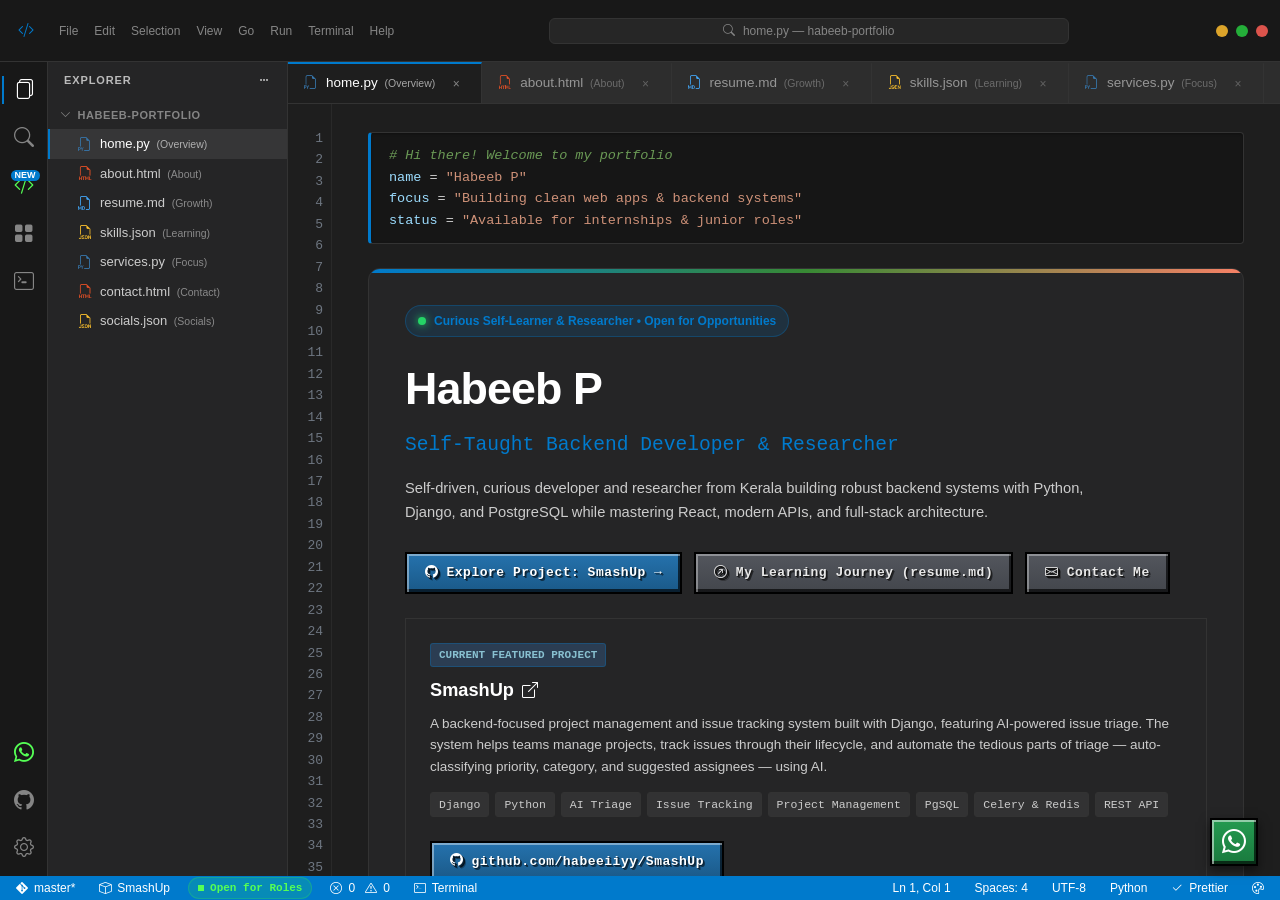
<file: index.html>
<!DOCTYPE html>
<html lang="en">

<head>
  <!-- Google tag (gtag.js) -->
  <script async src="https://www.googletagmanager.com/gtag/js?id=G-CX2B9TBY50"></script>
  <script>
    window.dataLayer = window.dataLayer || [];
    function gtag(){dataLayer.push(arguments);}
    gtag('js', new Date());

    gtag('config', 'G-CX2B9TBY50');
  </script>
  <meta charset="utf-8">
  <meta content="width=device-width, initial-scale=1.0" name="viewport">
  <title>Me, Basically</title>
  <meta name="description" content="Habeeb P is a full stack developer from Palakkad, Kerala specializing in Python, Django, React, PostgreSQL, Docker, Celery, Redis, and RabbitMQ.">
  <meta name="keywords" content="Habeeb, Habeeb P, full stack developer, Python Django developer, React developer, PostgreSQL, Redis, Celery, SmashUp, web developer Kerala, VS Code portfolio">
  <link rel="canonical" href="https://habeeiiyy.in/">

  <!-- Open Graph -->
  <meta property="og:title" content="Habeeb P - Python Django &amp; React Full Stack Developer">
  <meta property="og:description" content="Scalable web solutions powered by Django, React, PgSQL, Docker, Celery, and Redis.">
  <meta property="og:type" content="website">
  <meta property="og:url" content="https://habeeiiyy.in/">
  <meta property="og:image" content="assets/img/pic1.jpg">

  <!-- Favicon -->
  <link href="assets/img/pic1.jpg" rel="icon" type="image/jpeg">

  <!-- Bootstrap Icons & VS Code Theme -->
  <link href="assets/vendor/bootstrap-icons/bootstrap-icons.min.css" rel="stylesheet">
  <link href="assets/css/vscode-theme.css" rel="stylesheet">
</head>

<body>

  <a class="visually-hidden" href="#editor-main-content" style="position:absolute;left:-9999px;top:auto;width:1px;height:1px;overflow:hidden;">Skip to content</a>

  <!-- Complete Visual Studio Code Window -->
  <div class="vscode-window">

    <!-- Top Title Bar -->
    <header class="vscode-titlebar" aria-label="Visual Studio Code Title Bar">
      <div class="titlebar-left">
        <button type="button" class="vscode-logo" onclick="window.switchFile('home.py')" title="Visual Studio Code" style="background:none;border:none;cursor:pointer;" aria-label="Home">
          <i class="bi bi-code-slash"></i>
        </button>
        <nav class="titlebar-menus" aria-label="Window Menu">
          <button type="button" class="titlebar-menu-item" onclick="window.switchFile('home.py')">File</button>
          <button type="button" class="titlebar-menu-item" onclick="window.switchFile('home.py')">Edit</button>
          <button type="button" class="titlebar-menu-item" onclick="window.switchFile('home.py')">Selection</button>
          <button type="button" class="titlebar-menu-item" onclick="window.switchFile('home.py')">View</button>
          <button type="button" class="titlebar-menu-item" onclick="window.switchFile('home.py')">Go</button>
          <button type="button" class="titlebar-menu-item" onclick="window.toggleTerminal()">Run</button>
          <button type="button" class="titlebar-menu-item" onclick="window.toggleTerminal()">Terminal</button>
          <button type="button" class="titlebar-menu-item" onclick="window.switchFile('home.py')">Help</button>
        </nav>
      </div>

      <div class="titlebar-center">
        <div class="titlebar-search-box" onclick="window.switchFile('home.py')" role="button" tabindex="0" aria-label="Search or jump to file">
          <i class="bi bi-search" aria-hidden="true"></i>
          <span>home.py &mdash; habeeb-portfolio</span>
        </div>
      </div>

      <div class="titlebar-right">
        <div class="titlebar-controls" aria-hidden="true">
          <span class="window-control-btn min" title="Minimize"></span>
          <span class="window-control-btn max" title="Maximize"></span>
          <span class="window-control-btn close" title="Close"></span>
        </div>
      </div>
    </header>

    <!-- Main Workbench Layout -->
    <div class="vscode-workbench">

      <div class="sidebar-backdrop" aria-hidden="true"></div>

      <!-- Activity Bar (Left vertical strip) -->
      <aside class="vscode-activitybar" aria-label="Activity Bar">
        <div class="activitybar-top">
          <button type="button" id="activity-explorer-btn" class="activity-btn active" title="Explorer (Ctrl+B)" aria-label="Explorer">
            <i class="bi bi-files" aria-hidden="true"></i>
          </button>
          <button type="button" class="activity-btn" title="Search Files" aria-label="Search" onclick="window.switchFile('home.py')">
            <i class="bi bi-search" aria-hidden="true"></i>
          </button>
          <button type="button" class="activity-btn" title="Ongoing Project: SmashUp" aria-label="SmashUp Repo" onclick="window.open('https://github.com/habeeiiyy/SmashUp', '_blank', 'noopener,noreferrer')">
            <i class="bi bi-code-slash" style="color: #55ff55;" aria-hidden="true"></i>
            <span class="activity-badge">NEW</span>
          </button>
          <button type="button" class="activity-btn" title="Services &amp; Scalability" aria-label="Services" onclick="window.switchFile('home.py')">
            <i class="bi bi-grid-fill" aria-hidden="true"></i>
          </button>
          <button type="button" id="activity-terminal-btn" class="activity-btn" title="Interactive Terminal (Ctrl+`)" aria-label="Terminal">
            <i class="bi bi-terminal" aria-hidden="true"></i>
          </button>
        </div>

        <div class="activitybar-bottom">
          <a href="https://wa.me/919497844660" target="_blank" rel="noopener noreferrer" class="activity-btn" title="WhatsApp Direct Chat" aria-label="WhatsApp">
            <i class="bi bi-whatsapp" style="color: #55ff55;" aria-hidden="true"></i>
          </a>
          <a href="https://github.com/habeeiiyy" target="_blank" rel="noopener noreferrer" class="activity-btn" title="Habeeb on GitHub" aria-label="GitHub Profile">
            <i class="bi bi-github" aria-hidden="true"></i>
          </a>
          <button type="button" id="activity-settings-btn" class="activity-btn" title="Theme &amp; Settings" aria-label="Settings">
            <i class="bi bi-gear" aria-hidden="true"></i>
          </button>
        </div>
      </aside>

      <!-- Sidebar (File Explorer) -->
      <nav class="vscode-sidebar" aria-label="File Explorer">
        <div class="sidebar-header">
          <span>Explorer</span>
          <i class="bi bi-three-dots" aria-hidden="true"></i>
        </div>

        <div class="sidebar-content">
          <div class="explorer-section-title" onclick="window.toggleSidebarDesktop()">
            <i class="bi bi-chevron-down" aria-hidden="true"></i>
            <span>HABEEB-PORTFOLIO</span>
          </div>

          <ul class="explorer-list" role="tree">
            <li role="none">
              <a href="index.html" class="explorer-item active" data-file="home.py" role="treeitem">
                <i class="bi bi-filetype-py file-icon icon-py" aria-hidden="true"></i>
                <span>home.py <span class="tab-hint">(Overview)</span></span>
              </a>
            </li>
            <li role="none">
              <a href="about.html" class="explorer-item" data-file="about.html" role="treeitem">
                <i class="bi bi-filetype-html file-icon icon-html" aria-hidden="true"></i>
                <span>about.html <span class="tab-hint">(About)</span></span>
              </a>
            </li>
            <li role="none">
              <a href="resume.html" class="explorer-item" data-file="resume.md" role="treeitem">
                <i class="bi bi-filetype-md file-icon icon-md" aria-hidden="true"></i>
                <span>resume.md <span class="tab-hint">(Growth)</span></span>
              </a>
            </li>
            <li role="none">
              <a href="skills.html" class="explorer-item" data-file="skills.json" role="treeitem">
                <i class="bi bi-filetype-json file-icon icon-json" aria-hidden="true"></i>
                <span>skills.json <span class="tab-hint">(Learning)</span></span>
              </a>
            </li>
            <li role="none">
              <a href="services.html" class="explorer-item" data-file="services.py" role="treeitem">
                <i class="bi bi-filetype-py file-icon icon-py" aria-hidden="true"></i>
                <span>services.py <span class="tab-hint">(Focus)</span></span>
              </a>
            </li>
            <li role="none">
              <a href="contact.html" class="explorer-item" data-file="contact.html" role="treeitem">
                <i class="bi bi-filetype-html file-icon icon-html" aria-hidden="true"></i>
                <span>contact.html <span class="tab-hint">(Contact)</span></span>
              </a>
            </li>
            <li role="none">
              <a href="socials.html" class="explorer-item" data-file="socials.json" role="treeitem">
                <i class="bi bi-filetype-json file-icon icon-json" aria-hidden="true"></i>
                <span>socials.json <span class="tab-hint">(Socials)</span></span>
              </a>
            </li>
          </ul>
        </div>
      </nav>

      <!-- Editor Main Container -->
      <main id="editor-main-content" class="vscode-editor">

        <div class="vscode-tabs-bar" role="tablist" aria-label="Editor Tabs">
          <a href="index.html" class="editor-tab active" data-file="home.py" role="tab" aria-selected="true" id="tab-home">
            <i class="bi bi-filetype-py file-icon icon-py" aria-hidden="true"></i>
            <span>home.py <span class="tab-hint">(Overview)</span></span>
            <span class="tab-close" title="Close tab">&times;</span>
          </a>
          <a href="about.html" class="editor-tab" data-file="about.html" role="tab" aria-selected="false" id="tab-about">
            <i class="bi bi-filetype-html file-icon icon-html" aria-hidden="true"></i>
            <span>about.html <span class="tab-hint">(About)</span></span>
            <span class="tab-close" title="Close tab">&times;</span>
          </a>
          <a href="resume.html" class="editor-tab" data-file="resume.md" role="tab" aria-selected="false" id="tab-resume">
            <i class="bi bi-filetype-md file-icon icon-md" aria-hidden="true"></i>
            <span>resume.md <span class="tab-hint">(Growth)</span></span>
            <span class="tab-close" title="Close tab">&times;</span>
          </a>
          <a href="skills.html" class="editor-tab" data-file="skills.json" role="tab" aria-selected="false" id="tab-skills">
            <i class="bi bi-filetype-json file-icon icon-json" aria-hidden="true"></i>
            <span>skills.json <span class="tab-hint">(Learning)</span></span>
            <span class="tab-close" title="Close tab">&times;</span>
          </a>
          <a href="services.html" class="editor-tab" data-file="services.py" role="tab" aria-selected="false" id="tab-services">
            <i class="bi bi-filetype-py file-icon icon-py" aria-hidden="true"></i>
            <span>services.py <span class="tab-hint">(Focus)</span></span>
            <span class="tab-close" title="Close tab">&times;</span>
          </a>
          <a href="contact.html" class="editor-tab" data-file="contact.html" role="tab" aria-selected="false" id="tab-contact">
            <i class="bi bi-filetype-html file-icon icon-html" aria-hidden="true"></i>
            <span>contact.html <span class="tab-hint">(Contact)</span></span>
            <span class="tab-close" title="Close tab">&times;</span>
          </a>
          <a href="socials.html" class="editor-tab" data-file="socials.json" role="tab" aria-selected="false" id="tab-socials">
            <i class="bi bi-filetype-json file-icon icon-json" aria-hidden="true"></i>
            <span>socials.json <span class="tab-hint">(Socials)</span></span>
            <span class="tab-close" title="Close tab">&times;</span>
          </a>
        </div>

        <!-- Editor Body (Gutter + Scrollable Content) -->
        <div class="vscode-editor-body">

          <!-- Line numbers gutter -->
          <div class="vscode-gutter" aria-hidden="true">
            1<br>
            2<br>
            3<br>
            4<br>
            5<br>
            6<br>
            7<br>
            8<br>
            9<br>
            10<br>
            11<br>
            12<br>
            13<br>
            14<br>
            15<br>
            16<br>
            17<br>
            18<br>
            19<br>
            20<br>
            21<br>
            22<br>
            23<br>
            24<br>
            25<br>
            26<br>
            27<br>
            28<br>
            29<br>
            30<br>
            31<br>
            32<br>
            33<br>
            34<br>
            35<br>
            36<br>
            37<br>
            38<br>
            39<br>
            40<br>
            41<br>
            42<br>
            43<br>
            44<br>
            45<br>
            46<br>
            47<br>
            48<br>
            49<br>
            50<br>
            51<br>
            52<br>
            53<br>
            54<br>
            55
          </div>

          <!-- Scrollable Content Views -->
          <div class="vscode-content-scroll">

            <!-- ================= VIEW 1: home.py ================= -->
            <section id="view-home" class="tab-view active" role="tabpanel" aria-labelledby="tab-home">
              
              <div class="code-banner">
                <span class="syn-cm"># Hi there! Welcome to my portfolio</span><br>
                <span class="syn-var">name</span> = <span class="syn-str">"Habeeb P"</span><br>
                <span class="syn-var">focus</span> = <span class="syn-str">"Building clean web apps &amp; backend systems"</span><br>
                <span class="syn-var">status</span> = <span class="syn-str">"Available for internships &amp; junior roles"</span>
              </div>

              <div class="hero-editor-card">
                <div class="hero-badge">
                  <span class="status-dot"></span>
                  <span>Curious Self-Learner &amp; Researcher &bull; Open for Opportunities</span>
                </div>
                <h1 class="hero-title">Habeeb P</h1>
                <h2 class="hero-subtitle">Self-Taught Backend Developer &amp; Researcher</h2>
                <p class="hero-description">
                  Self-driven, curious developer and researcher from Kerala building robust backend systems with Python, Django, and PostgreSQL while mastering React, modern APIs, and full-stack architecture.
                </p>

                <div class="hero-actions">
                  <a href="https://github.com/habeeiiyy/SmashUp" target="_blank" rel="noopener noreferrer" class="btn-vscode-primary">
                    <i class="bi bi-github" aria-hidden="true"></i>
                    <span>Explore Project: SmashUp &rarr;</span>
                  </a>
                  <a href="resume.html" class="btn-vscode-secondary">
                    <i class="bi bi-arrow-up-right-circle" aria-hidden="true"></i>
                    <span>My Learning Journey (resume.md)</span>
                  </a>
                  <a href="contact.html" class="btn-vscode-secondary">
                    <i class="bi bi-envelope" aria-hidden="true"></i>
                    <span>Contact Me</span>
                  </a>
                </div>

                <!-- Featured Ongoing Project Card: SmashUp -->
                <div class="project-featured-card">
                  <span class="project-tag-badge">Current Featured Project</span>
                  <div>
                    <a href="https://github.com/habeeiiyy/SmashUp" target="_blank" rel="noopener noreferrer" class="project-title-link">
                      <span>SmashUp</span>
                      <i class="bi bi-box-arrow-up-right" style="font-size: 16px;" aria-hidden="true"></i>
                    </a>
                  </div>
                  <p style="font-size: 13.5px; color: var(--text-main); margin: 8px 0 0; line-height: 1.6;">
                    A backend-focused project management and issue tracking system built with Django, featuring AI-powered issue triage. The system helps teams manage projects, track issues through their lifecycle, and automate the tedious parts of triage &mdash; auto-classifying priority, category, and suggested assignees &mdash; using AI.
                  </p>
                  <div class="project-stack-pills">
                    <span class="project-stack-pill">Django</span>
                    <span class="project-stack-pill">Python</span>
                    <span class="project-stack-pill">AI Triage</span>
                    <span class="project-stack-pill">Issue Tracking</span>
                    <span class="project-stack-pill">Project Management</span>
                    <span class="project-stack-pill">PgSQL</span>
                    <span class="project-stack-pill">Celery &amp; Redis</span>
                    <span class="project-stack-pill">REST API</span>
                  </div>
                  <a href="https://github.com/habeeiiyy/SmashUp" target="_blank" rel="noopener noreferrer" class="btn-vscode-primary" style="margin-top: 10px;">
                    <i class="bi bi-github" aria-hidden="true"></i>
                    <span>github.com/habeeiiyy/SmashUp</span>
                  </a>
                  <div style="margin-top: 14px; padding: 12px 14px; background-color: rgba(0, 122, 204, 0.08); border: 1px solid rgba(0, 122, 204, 0.25); border-radius: 4px;">
                    <div style="display: flex; align-items: center; justify-content: space-between; flex-wrap: wrap; gap: 8px;">
                      <span style="font-size: 12.5px; font-weight: 600; color: #58a6ff; display: inline-flex; align-items: center; gap: 6px;">
                        <i class="bi bi-star-fill" style="color: #f1c40f;"></i> Selected for XERJ Public Corpus Hub as a verified reference solution
                      </span>
                      <a href="assets/img/email_smashup.png" target="_blank" rel="noopener noreferrer" style="font-size: 12px; font-family: var(--font-code); color: var(--text-bright); text-decoration: underline; display: inline-flex; align-items: center; gap: 4px;">
                        <span>View Email Proof</span> <i class="bi bi-box-arrow-up-right" style="font-size: 11px;"></i>
                      </a>
                    </div>
                  </div>
                </div>

                <!-- Upcoming Project & Lab Placeholders -->
                <div style="display: grid; grid-template-columns: repeat(auto-fit, minmax(280px, 1fr)); gap: 14px; margin-top: 14px;">
                  <div class="project-placeholder-card">
                    <span class="placeholder-badge"><i class="bi bi-hourglass-split"></i> In Planning &bull; Next Up</span>
                    <h3 style="font-size: 1.05rem; color: var(--text-bright); margin: 0 0 6px;">API Marketplace Backend</h3>
                    <p style="font-size: 12.5px; color: var(--text-muted); line-height: 1.5; margin: 0 0 10px;">
                      Decoupled REST API backend exploring database normalization, Redis caching layers, and token authentication.
                    </p>
                    <span class="project-stack-pill">Django &bull; DRF &bull; React &bull; PostgreSQL</span>
                  </div>

                  <div class="project-placeholder-card">
                    <span class="placeholder-badge"><i class="bi bi-cpu"></i> Continuous Practice</span>
                    <h3 style="font-size: 1.05rem; color: var(--text-bright); margin: 0 0 6px;">Algorithms &amp; Systems Lab</h3>
                    <p style="font-size: 12.5px; color: var(--text-muted); line-height: 1.5; margin: 0 0 10px;">
                      Curated collection of problem-solving scripts, data structure implementations, and Linux automation tools.
                    </p>
                    <span class="project-stack-pill">Python &bull; DSA &bull; Linux &bull; Bash</span>
                  </div>
                </div>

                <div class="hero-highlights-grid">
                  <div class="highlight-box">
                    <i class="bi bi-database-fill-gear highlight-icon" aria-hidden="true"></i>
                    <div>
                      <div class="highlight-title">Django Backend &amp; DRF</div>
                      <p class="highlight-text">Relational database schemas, REST APIs, and auth pipelines.</p>
                    </div>
                  </div>
                  <div class="highlight-box">
                    <i class="bi bi-cpu highlight-icon" aria-hidden="true"></i>
                    <div>
                      <div class="highlight-title">Celery, Redis &amp; Caching</div>
                      <p class="highlight-text">Asynchronous background workers, task queues, and caching.</p>
                    </div>
                  </div>
                  <div class="highlight-box">
                    <i class="bi bi-terminal highlight-icon" aria-hidden="true"></i>
                    <div>
                      <div class="highlight-title">Linux &amp; Systems Curiosity</div>
                      <p class="highlight-text">Terminal-first workflow, open-source curiosity, and clean code.</p>
                    </div>
                  </div>
                </div>
              </div>
            </section>

          </div>
        </div>

        <!-- Collapsible Bottom Terminal Panel -->
        <div class="vscode-panel collapsed" aria-label="Terminal Drawer">
          <div class="panel-header">
            <div class="panel-tabs">
              <button type="button" class="panel-tab active">Terminal</button>
              <button type="button" class="panel-tab" onclick="window.switchFile('skills.json')">Problems (0)</button>
              <button type="button" class="panel-tab" onclick="window.switchFile('resume.md')">Output</button>
              <button type="button" class="panel-tab" onclick="window.switchFile('services.py')">Debug Console</button>
            </div>
            <div class="panel-controls">
              <button type="button" id="panel-close-btn" class="panel-btn" title="Close Panel" aria-label="Close terminal">&times;</button>
            </div>
          </div>
          <div class="panel-body">
            <div id="terminal-history" class="terminal-history">Habeeb P Developer Environment initialized [Version 2.0].
Type 'help' to see available commands or type 'about', 'skills', 'smashup', 'experience', 'education', 'services', 'contact', 'whatsapp', 'clear'.
</div>
            <div class="terminal-input-row">
              <span class="terminal-prompt">habeeb@portfolio:~$</span>
              <input type="text" id="terminal-input" class="terminal-input" placeholder="Type a command and press Enter..." autocomplete="off" spellcheck="false" aria-label="Terminal Command Input">
            </div>
          </div>
        </div>

      </main>

    </div>

    <!-- Bottom Status Bar -->
    <footer class="vscode-statusbar" aria-label="Status Bar">
      <div class="statusbar-left">
        <a href="https://github.com/habeeiiyy/portfolio" target="_blank" rel="noopener noreferrer" class="statusbar-item" title="Git Branch: master">
          <i class="bi bi-git" aria-hidden="true"></i>
          <span>master*</span>
        </a>
        <a href="https://github.com/habeeiiyy/SmashUp" target="_blank" rel="noopener noreferrer" class="statusbar-item" title="Active Repo: SmashUp">
          <i class="bi bi-box" aria-hidden="true"></i>
          <span>SmashUp</span>
        </a>
        <a href="contact.html" class="statusbar-recruiter-pill" title="Recruiter Status: Open for Junior Roles &amp; Internships"><span class="status-dot" style="width:6px;height:6px;background-color:#55ff55;"></span> <span>Open for Roles</span></a>
        <button type="button" class="statusbar-item" title="0 Errors, 0 Warnings" aria-label="Problems">
          <i class="bi bi-x-circle" aria-hidden="true"></i> <span>0</span>
          <i class="bi bi-exclamation-triangle" aria-hidden="true" style="margin-left: 4px;"></i> <span>0</span>
        </button>
        <button type="button" id="statusbar-terminal-toggle" class="statusbar-item" title="Toggle Terminal Drawer" aria-label="Toggle Terminal">
          <i class="bi bi-terminal" aria-hidden="true"></i> <span>Terminal</span>
        </button>
      </div>

      <div class="statusbar-right">
        <span class="statusbar-item hide-on-mobile">Ln 1, Col 1</span>
        <span class="statusbar-item hide-on-mobile">Spaces: 4</span>
        <span class="statusbar-item hide-on-mobile">UTF-8</span>
        <span class="statusbar-item" id="statusbar-lang">Python</span>
        <span class="statusbar-item hide-on-mobile"><i class="bi bi-check2" aria-hidden="true"></i> Prettier</span>
        <button type="button" class="statusbar-item" title="Theme Selector" onclick="window.showThemeModal()">
          <i class="bi bi-palette" aria-hidden="true"></i>
        </button>
      </div>
    </footer>

  </div>

  <!-- Floating WhatsApp Action Button -->
  <div class="fab-whatsapp" aria-label="Chat on WhatsApp">
    <a href="https://wa.me/919497844660" target="_blank" rel="noopener noreferrer" class="fab-btn" title="Chat on WhatsApp" aria-label="Chat on WhatsApp">
      <i class="bi bi-whatsapp" aria-hidden="true"></i>
    </a>
    <span class="fab-label">Chat on WhatsApp</span>
  </div>

  <!-- Theme Selector Modal -->
  <div id="theme-selector-modal" class="vscode-modal-overlay" role="dialog" aria-modal="true" aria-labelledby="theme-modal-title">
    <div class="vscode-modal-dialog">
      <div class="modal-header">
        <h3 id="theme-modal-title">
          <i class="bi bi-palette" aria-hidden="true"></i>
          <span>Select VS Code Color Theme</span>
        </h3>
        <button type="button" class="modal-close-btn" aria-label="Close theme selector">&times;</button>
      </div>
      <div class="modal-body">
        <p style="margin-top: 0;">Choose your preferred IDE visual theme:</p>
        <div style="display: flex; flex-direction: column; gap: 8px;">
          <button type="button" class="btn-vscode-secondary theme-option-btn" data-theme="dark" style="justify-content: flex-start;">
            <i class="bi bi-circle-fill" style="color: #1e1e1e;" aria-hidden="true"></i>
            <span style="margin-left: 8px;">VS Code Dark Modern (Default)</span>
          </button>
          <button type="button" class="btn-vscode-secondary theme-option-btn" data-theme="github-dark" style="justify-content: flex-start;">
            <i class="bi bi-circle-fill" style="color: #0d1117;" aria-hidden="true"></i>
            <span style="margin-left: 8px;">GitHub Dark</span>
          </button>
          <button type="button" class="btn-vscode-secondary theme-option-btn" data-theme="dracula" style="justify-content: flex-start;">
            <i class="bi bi-circle-fill" style="color: #bd93f9;" aria-hidden="true"></i>
            <span style="margin-left: 8px;">Dracula</span>
          </button>
          <button type="button" class="btn-vscode-secondary theme-option-btn" data-theme="one-dark" style="justify-content: flex-start;">
            <i class="bi bi-circle-fill" style="color: #61afef;" aria-hidden="true"></i>
            <span style="margin-left: 8px;">One Dark Pro</span>
          </button>
          <button type="button" class="btn-vscode-secondary theme-option-btn" data-theme="light" style="justify-content: flex-start;">
            <i class="bi bi-circle-fill" style="color: #f3f3f3;" aria-hidden="true"></i>
            <span style="margin-left: 8px;">VS Code Light</span>
          </button>
        </div>
      </div>
      <div class="modal-footer">
        <button type="button" class="btn-vscode-secondary modal-close-btn">Close</button>
      </div>
    </div>
  </div>

  <!-- Scripts -->
  <script src="assets/js/config.js"></script>
  <script src="assets/js/vscode-app.js"></script>
</body>

</html>
</file>
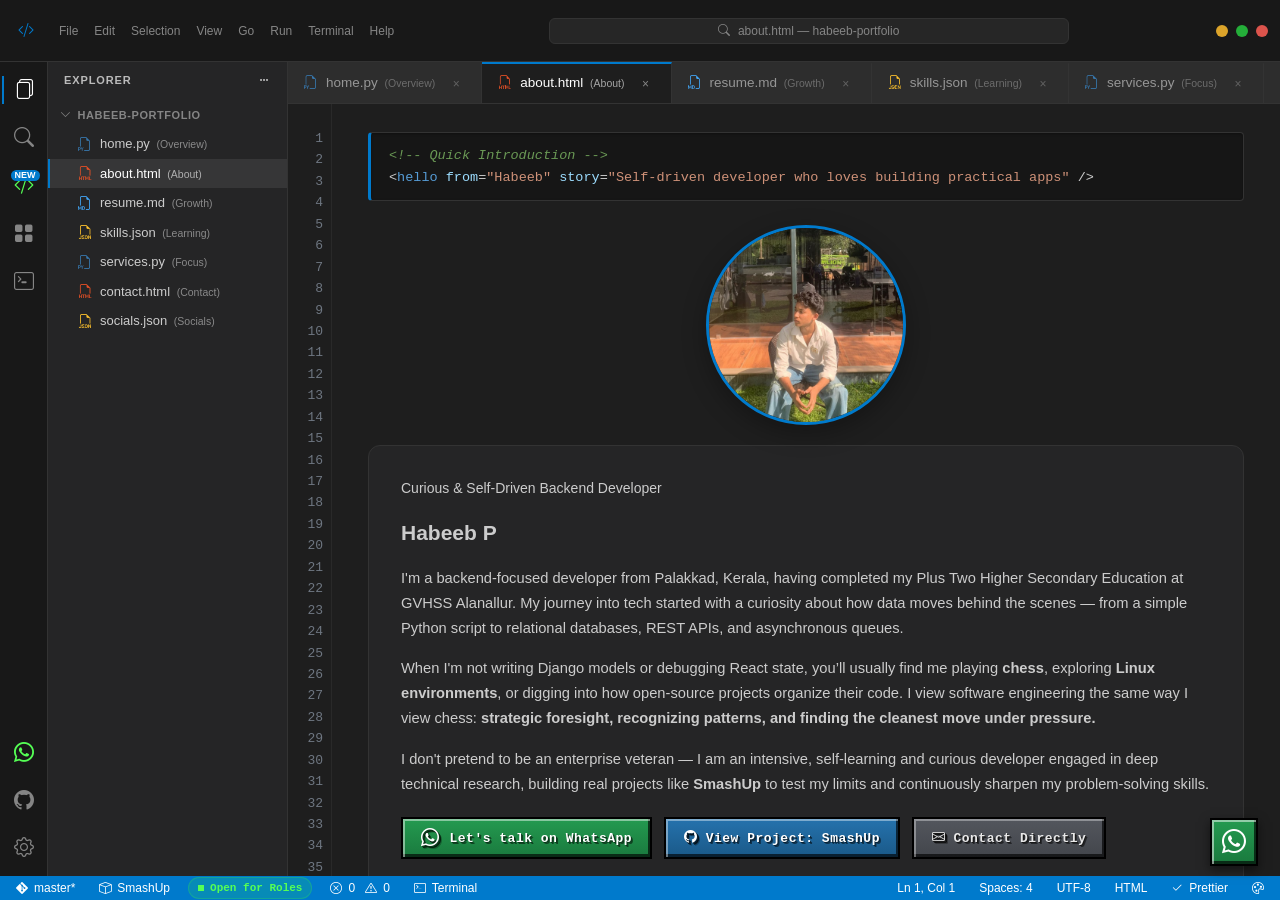
<file: about.html>
<!DOCTYPE html>
<html lang="en">

<head>
  <!-- Google tag (gtag.js) -->
  <script async src="https://www.googletagmanager.com/gtag/js?id=G-CX2B9TBY50"></script>
  <script>
    window.dataLayer = window.dataLayer || [];
    function gtag(){dataLayer.push(arguments);}
    gtag('js', new Date());

    gtag('config', 'G-CX2B9TBY50');
  </script>
  <meta charset="utf-8">
  <meta content="width=device-width, initial-scale=1.0" name="viewport">
  <title>My Story</title>
  <meta name="description" content="Habeeb P is a full stack developer from Palakkad, Kerala specializing in Python, Django, React, PostgreSQL, Docker, Celery, Redis, and RabbitMQ.">
  <meta name="keywords" content="Habeeb, Habeeb P, full stack developer, Python Django developer, React developer, PostgreSQL, Redis, Celery, SmashUp, web developer Kerala, VS Code portfolio">
  <link rel="canonical" href="https://habeeiiyy.in/about.html">

  <!-- Open Graph -->
  <meta property="og:title" content="Habeeb P - Python Django &amp; React Full Stack Developer">
  <meta property="og:description" content="Scalable web solutions powered by Django, React, PgSQL, Docker, Celery, and Redis.">
  <meta property="og:type" content="website">
  <meta property="og:url" content="https://habeeiiyy.in/">
  <meta property="og:image" content="assets/img/pic1.jpg">

  <!-- Favicon -->
  <link href="assets/img/pic1.jpg" rel="icon" type="image/jpeg">

  <!-- Bootstrap Icons & VS Code Theme -->
  <link href="assets/vendor/bootstrap-icons/bootstrap-icons.min.css" rel="stylesheet">
  <link href="assets/css/vscode-theme.css" rel="stylesheet">
</head>

<body>

  <a class="visually-hidden" href="#editor-main-content" style="position:absolute;left:-9999px;top:auto;width:1px;height:1px;overflow:hidden;">Skip to content</a>

  <!-- Complete Visual Studio Code Window -->
  <div class="vscode-window">

    <!-- Top Title Bar -->
    <header class="vscode-titlebar" aria-label="Visual Studio Code Title Bar">
      <div class="titlebar-left">
        <button type="button" class="vscode-logo" onclick="window.switchFile('about.html')" title="Visual Studio Code" style="background:none;border:none;cursor:pointer;" aria-label="Home">
          <i class="bi bi-code-slash"></i>
        </button>
        <nav class="titlebar-menus" aria-label="Window Menu">
          <button type="button" class="titlebar-menu-item" onclick="window.switchFile('about.html')">File</button>
          <button type="button" class="titlebar-menu-item" onclick="window.switchFile('about.html')">Edit</button>
          <button type="button" class="titlebar-menu-item" onclick="window.switchFile('about.html')">Selection</button>
          <button type="button" class="titlebar-menu-item" onclick="window.switchFile('about.html')">View</button>
          <button type="button" class="titlebar-menu-item" onclick="window.switchFile('about.html')">Go</button>
          <button type="button" class="titlebar-menu-item" onclick="window.toggleTerminal()">Run</button>
          <button type="button" class="titlebar-menu-item" onclick="window.toggleTerminal()">Terminal</button>
          <button type="button" class="titlebar-menu-item" onclick="window.switchFile('about.html')">Help</button>
        </nav>
      </div>

      <div class="titlebar-center">
        <div class="titlebar-search-box" onclick="window.switchFile('about.html')" role="button" tabindex="0" aria-label="Search or jump to file">
          <i class="bi bi-search" aria-hidden="true"></i>
          <span>about.html &mdash; habeeb-portfolio</span>
        </div>
      </div>

      <div class="titlebar-right">
        <div class="titlebar-controls" aria-hidden="true">
          <span class="window-control-btn min" title="Minimize"></span>
          <span class="window-control-btn max" title="Maximize"></span>
          <span class="window-control-btn close" title="Close"></span>
        </div>
      </div>
    </header>

    <!-- Main Workbench Layout -->
    <div class="vscode-workbench">

      <div class="sidebar-backdrop" aria-hidden="true"></div>

      <!-- Activity Bar (Left vertical strip) -->
      <aside class="vscode-activitybar" aria-label="Activity Bar">
        <div class="activitybar-top">
          <button type="button" id="activity-explorer-btn" class="activity-btn active" title="Explorer (Ctrl+B)" aria-label="Explorer">
            <i class="bi bi-files" aria-hidden="true"></i>
          </button>
          <button type="button" class="activity-btn" title="Search Files" aria-label="Search" onclick="window.switchFile('about.html')">
            <i class="bi bi-search" aria-hidden="true"></i>
          </button>
          <button type="button" class="activity-btn" title="Ongoing Project: SmashUp" aria-label="SmashUp Repo" onclick="window.open('https://github.com/habeeiiyy/SmashUp', '_blank', 'noopener,noreferrer')">
            <i class="bi bi-code-slash" style="color: #55ff55;" aria-hidden="true"></i>
            <span class="activity-badge">NEW</span>
          </button>
          <button type="button" class="activity-btn" title="Services &amp; Scalability" aria-label="Services" onclick="window.switchFile('about.html')">
            <i class="bi bi-grid-fill" aria-hidden="true"></i>
          </button>
          <button type="button" id="activity-terminal-btn" class="activity-btn" title="Interactive Terminal (Ctrl+`)" aria-label="Terminal">
            <i class="bi bi-terminal" aria-hidden="true"></i>
          </button>
        </div>

        <div class="activitybar-bottom">
          <a href="https://wa.me/919497844660" target="_blank" rel="noopener noreferrer" class="activity-btn" title="WhatsApp Direct Chat" aria-label="WhatsApp">
            <i class="bi bi-whatsapp" style="color: #55ff55;" aria-hidden="true"></i>
          </a>
          <a href="https://github.com/habeeiiyy" target="_blank" rel="noopener noreferrer" class="activity-btn" title="Habeeb on GitHub" aria-label="GitHub Profile">
            <i class="bi bi-github" aria-hidden="true"></i>
          </a>
          <button type="button" id="activity-settings-btn" class="activity-btn" title="Theme &amp; Settings" aria-label="Settings">
            <i class="bi bi-gear" aria-hidden="true"></i>
          </button>
        </div>
      </aside>

      <!-- Sidebar (File Explorer) -->
      <nav class="vscode-sidebar" aria-label="File Explorer">
        <div class="sidebar-header">
          <span>Explorer</span>
          <i class="bi bi-three-dots" aria-hidden="true"></i>
        </div>

        <div class="sidebar-content">
          <div class="explorer-section-title" onclick="window.toggleSidebarDesktop()">
            <i class="bi bi-chevron-down" aria-hidden="true"></i>
            <span>HABEEB-PORTFOLIO</span>
          </div>

          <ul class="explorer-list" role="tree">
            <li role="none">
              <a href="index.html" class="explorer-item" data-file="home.py" role="treeitem">
                <i class="bi bi-filetype-py file-icon icon-py" aria-hidden="true"></i>
                <span>home.py <span class="tab-hint">(Overview)</span></span>
              </a>
            </li>
            <li role="none">
              <a href="about.html" class="explorer-item active" data-file="about.html" role="treeitem">
                <i class="bi bi-filetype-html file-icon icon-html" aria-hidden="true"></i>
                <span>about.html <span class="tab-hint">(About)</span></span>
              </a>
            </li>
            <li role="none">
              <a href="resume.html" class="explorer-item" data-file="resume.md" role="treeitem">
                <i class="bi bi-filetype-md file-icon icon-md" aria-hidden="true"></i>
                <span>resume.md <span class="tab-hint">(Growth)</span></span>
              </a>
            </li>
            <li role="none">
              <a href="skills.html" class="explorer-item" data-file="skills.json" role="treeitem">
                <i class="bi bi-filetype-json file-icon icon-json" aria-hidden="true"></i>
                <span>skills.json <span class="tab-hint">(Learning)</span></span>
              </a>
            </li>
            <li role="none">
              <a href="services.html" class="explorer-item" data-file="services.py" role="treeitem">
                <i class="bi bi-filetype-py file-icon icon-py" aria-hidden="true"></i>
                <span>services.py <span class="tab-hint">(Focus)</span></span>
              </a>
            </li>
            <li role="none">
              <a href="contact.html" class="explorer-item" data-file="contact.html" role="treeitem">
                <i class="bi bi-filetype-html file-icon icon-html" aria-hidden="true"></i>
                <span>contact.html <span class="tab-hint">(Contact)</span></span>
              </a>
            </li>
            <li role="none">
              <a href="socials.html" class="explorer-item" data-file="socials.json" role="treeitem">
                <i class="bi bi-filetype-json file-icon icon-json" aria-hidden="true"></i>
                <span>socials.json <span class="tab-hint">(Socials)</span></span>
              </a>
            </li>
          </ul>
        </div>
      </nav>

      <!-- Editor Main Container -->
      <main id="editor-main-content" class="vscode-editor">

        <div class="vscode-tabs-bar" role="tablist" aria-label="Editor Tabs">
          <a href="index.html" class="editor-tab" data-file="home.py" role="tab" aria-selected="false" id="tab-home">
            <i class="bi bi-filetype-py file-icon icon-py" aria-hidden="true"></i>
            <span>home.py <span class="tab-hint">(Overview)</span></span>
            <span class="tab-close" title="Close tab">&times;</span>
          </a>
          <a href="about.html" class="editor-tab active" data-file="about.html" role="tab" aria-selected="true" id="tab-about">
            <i class="bi bi-filetype-html file-icon icon-html" aria-hidden="true"></i>
            <span>about.html <span class="tab-hint">(About)</span></span>
            <span class="tab-close" title="Close tab">&times;</span>
          </a>
          <a href="resume.html" class="editor-tab" data-file="resume.md" role="tab" aria-selected="false" id="tab-resume">
            <i class="bi bi-filetype-md file-icon icon-md" aria-hidden="true"></i>
            <span>resume.md <span class="tab-hint">(Growth)</span></span>
            <span class="tab-close" title="Close tab">&times;</span>
          </a>
          <a href="skills.html" class="editor-tab" data-file="skills.json" role="tab" aria-selected="false" id="tab-skills">
            <i class="bi bi-filetype-json file-icon icon-json" aria-hidden="true"></i>
            <span>skills.json <span class="tab-hint">(Learning)</span></span>
            <span class="tab-close" title="Close tab">&times;</span>
          </a>
          <a href="services.html" class="editor-tab" data-file="services.py" role="tab" aria-selected="false" id="tab-services">
            <i class="bi bi-filetype-py file-icon icon-py" aria-hidden="true"></i>
            <span>services.py <span class="tab-hint">(Focus)</span></span>
            <span class="tab-close" title="Close tab">&times;</span>
          </a>
          <a href="contact.html" class="editor-tab" data-file="contact.html" role="tab" aria-selected="false" id="tab-contact">
            <i class="bi bi-filetype-html file-icon icon-html" aria-hidden="true"></i>
            <span>contact.html <span class="tab-hint">(Contact)</span></span>
            <span class="tab-close" title="Close tab">&times;</span>
          </a>
          <a href="socials.html" class="editor-tab" data-file="socials.json" role="tab" aria-selected="false" id="tab-socials">
            <i class="bi bi-filetype-json file-icon icon-json" aria-hidden="true"></i>
            <span>socials.json <span class="tab-hint">(Socials)</span></span>
            <span class="tab-close" title="Close tab">&times;</span>
          </a>
        </div>

        <!-- Editor Body (Gutter + Scrollable Content) -->
        <div class="vscode-editor-body">

          <!-- Line numbers gutter -->
          <div class="vscode-gutter" aria-hidden="true">
            1<br>
            2<br>
            3<br>
            4<br>
            5<br>
            6<br>
            7<br>
            8<br>
            9<br>
            10<br>
            11<br>
            12<br>
            13<br>
            14<br>
            15<br>
            16<br>
            17<br>
            18<br>
            19<br>
            20<br>
            21<br>
            22<br>
            23<br>
            24<br>
            25<br>
            26<br>
            27<br>
            28<br>
            29<br>
            30<br>
            31<br>
            32<br>
            33<br>
            34<br>
            35<br>
            36<br>
            37<br>
            38<br>
            39<br>
            40<br>
            41<br>
            42<br>
            43<br>
            44<br>
            45<br>
            46<br>
            47<br>
            48<br>
            49<br>
            50<br>
            51<br>
            52<br>
            53<br>
            54<br>
            55<br>
            56<br>
            57<br>
            58<br>
            59<br>
            60<br>
            61<br>
            62<br>
            63<br>
            64<br>
            65
          </div>

          <!-- Scrollable Content Views -->
          <div class="vscode-content-scroll">

            <!-- ================= VIEW 2: about.html ================= -->
            <section id="view-about" class="tab-view active" role="tabpanel" aria-labelledby="tab-about">
              <div class="code-banner">
                <span class="syn-cm">&lt;!-- Quick Introduction --&gt;</span><br>
                &lt;<span class="syn-tag">hello</span> <span class="syn-attr">from</span>=<span class="syn-str">"Habeeb"</span> <span class="syn-attr">story</span>=<span class="syn-str">"Self-driven developer who loves building practical apps"</span> /&gt;
              </div>

              <div class="about-hero-grid">
                <div class="profile-img-frame">
                  <img src="assets/img/pic1.jpg" alt="Habeeb P" class="profile-img" loading="eager" width="180" height="180">
                </div>
                <div class="about-details-card">
                  <span class="about-tag">Curious &amp; Self-Driven Backend Developer</span>
                  <h1 class="about-headline">Habeeb P</h1>
                  <p class="about-bio" style="font-size: 1.05rem; line-height: 1.7; color: var(--text-main); margin-bottom: 16px;">
                    I'm a backend-focused developer from Palakkad, Kerala, having completed my Plus Two Higher Secondary Education at GVHSS Alanallur. My journey into tech started with a curiosity about how data moves behind the scenes &mdash; from a simple Python script to relational databases, REST APIs, and asynchronous queues.
                  </p>
                  <p class="about-bio" style="font-size: 1.05rem; line-height: 1.7; color: var(--text-main); margin-bottom: 16px;">
                    When I'm not writing Django models or debugging React state, you’ll usually find me playing <strong>chess</strong>, exploring <strong>Linux environments</strong>, or digging into how open-source projects organize their code. I view software engineering the same way I view chess: <strong>strategic foresight, recognizing patterns, and finding the cleanest move under pressure.</strong>
                  </p>
                  <p class="about-bio" style="font-size: 1.05rem; line-height: 1.7; color: var(--text-main); margin-bottom: 20px;">
                    I don't pretend to be an enterprise veteran &mdash; I am an intensive, self-learning and curious developer engaged in deep technical research, building real projects like <strong>SmashUp</strong> to test my limits and continuously sharpen my problem-solving skills.
                  </p>

                  <div style="margin-top: 20px; display: flex; flex-wrap: wrap; gap: 12px;">
                    <a href="https://wa.me/919497844660" target="_blank" rel="noopener noreferrer" class="btn-whatsapp-animated">
                      <i class="bi bi-whatsapp wa-icon" aria-hidden="true"></i>
                      <span>Let's talk on WhatsApp</span>
                    </a>
                    <a href="https://github.com/habeeiiyy/SmashUp" target="_blank" rel="noopener noreferrer" class="btn-vscode-primary">
                      <i class="bi bi-github" aria-hidden="true"></i>
                      <span>View Project: SmashUp</span>
                    </a>
                    <a href="contact.html" class="btn-vscode-secondary">
                      <i class="bi bi-envelope" aria-hidden="true"></i>
                      <span>Contact Directly</span>
                    </a>
                  </div>
                </div>
              </div>

              <h2 class="section-h2" style="margin-top: 36px;">
                <i class="bi bi-person-heart" aria-hidden="true"></i>
                <span>Mindset &amp; Interests</span>
              </h2>

              <div class="traits-grid">
                <div class="trait-card">
                  <div class="trait-icon">♟️</div>
                  <div>
                    <div class="trait-title">Chess Enthusiast</div>
                    <p class="trait-desc">Tactical thinking, pattern recognition, and calculating moves ahead under pressure.</p>
                  </div>
                </div>
                <div class="trait-card">
                  <div class="trait-icon">🐧</div>
                  <div>
                    <div class="trait-title">Linux Explorer</div>
                    <p class="trait-desc">Terminal-first workflow, shell tools, system exploration, and command-line comfort.</p>
                  </div>
                </div>
                <div class="trait-card">
                  <div class="trait-icon">🔍</div>
                  <div>
                    <div class="trait-title">Problem Solver</div>
                    <p class="trait-desc">Deep curiosity about backend internals, security fundamentals, and algorithmic efficiency.</p>
                  </div>
                </div>
                <div class="trait-card">
                  <div class="trait-icon">🔨</div>
                  <div>
                    <div class="trait-title">Hands-On Builder</div>
                    <p class="trait-desc">Believes in learning through building real applications over passive tutorial consumption.</p>
                  </div>
                </div>
              </div>

              <h2 class="section-h2">
                <i class="bi bi-bar-chart-line" aria-hidden="true"></i>
                <span>Facts &amp; Milestones</span>
              </h2>
              <div class="stats-grid">
                <div class="stat-card">
                  <div class="stat-value">20+</div>
                  <div class="stat-label">Projects Completed</div>
                </div>
                <div class="stat-card">
                  <div class="stat-value">17+</div>
                  <div class="stat-label">Clients Worked With</div>
                </div>
                <div class="stat-card">
                  <div class="stat-value">800+</div>
                  <div class="stat-label">Hours Active Support &amp; Dev</div>
                </div>
                <div class="stat-card">
                  <div class="stat-value" style="font-size: 1.15rem; color: #f1c40f;">🏆 2nd Prize</div>
                  <div class="stat-label">National Level Nehru IT Fair 2026</div>
                </div>
              </div>

              <h2 class="section-h2" style="margin-top: 36px;">
                <i class="bi bi-trophy" aria-hidden="true"></i>
                <span>Recognition &amp; Achievements</span>
              </h2>

              <div style="display: grid; grid-template-columns: repeat(auto-fit, minmax(280px, 1fr)); gap: 16px; margin: 16px 0 32px;">
                <!-- Nehru IT Fair -->
                <div class="service-card" style="margin-bottom: 0;">
                  <div style="display: flex; align-items: center; gap: 8px; margin-bottom: 8px;">
                    <span style="font-size: 1.5rem;">🏆</span>
                    <span class="project-tag-badge" style="margin: 0; background-color: rgba(241, 196, 15, 0.15); color: #f1c40f; border-color: rgba(241, 196, 15, 0.3);">2nd Prize Winner</span>
                  </div>
                  <h3 style="font-size: 1.1rem; color: var(--text-bright); margin: 0 0 6px;">National Level Nehru IT Fair 2026</h3>
                  <p style="font-size: 13px; color: var(--text-main); line-height: 1.55; margin: 0;">
                    Won 2nd prize at the prestigious National Level Nehru IT Fair 2026 for technical excellence, development capability, and software problem solving.
                  </p>
                </div>

                <!-- XERJ Selection -->
                <div class="service-card" style="margin-bottom: 0;">
                  <div style="display: flex; align-items: center; gap: 8px; margin-bottom: 8px;">
                    <span style="font-size: 1.5rem;">⭐</span>
                    <span class="project-tag-badge" style="margin: 0; background-color: rgba(88, 166, 255, 0.15); color: #58a6ff; border-color: rgba(88, 166, 255, 0.3);">Open Source Selection</span>
                  </div>
                  <h3 style="font-size: 1.1rem; color: var(--text-bright); margin: 0 0 6px;">Selected for XERJ Public Corpus Hub</h3>
                  <p style="font-size: 13px; color: var(--text-main); line-height: 1.55; margin: 0 0 10px;">
                    Reviewed and selected by <strong>Ivan, Founder of XERJ</strong> (<a href="https://github.com/xerj-org/xerj" target="_blank" rel="noopener noreferrer" style="color:var(--accent);">xerj-org/xerj</a>). SmashUp codebase was chosen as a verified public reference solution for coding agents across JavaScript &amp; Python.
                  </p>
                  <a href="assets/img/email_smashup.png" target="_blank" rel="noopener noreferrer" class="service-link">
                    <i class="bi bi-card-image" aria-hidden="true"></i>
                    <span>View Verification Email Proof &rarr;</span>
                  </a>
                </div>
              </div>
            </section>

          </div>
        </div>

        <!-- Collapsible Bottom Terminal Panel -->
        <div class="vscode-panel collapsed" aria-label="Terminal Drawer">
          <div class="panel-header">
            <div class="panel-tabs">
              <button type="button" class="panel-tab active">Terminal</button>
              <button type="button" class="panel-tab" onclick="window.switchFile('skills.json')">Problems (0)</button>
              <button type="button" class="panel-tab" onclick="window.switchFile('resume.md')">Output</button>
              <button type="button" class="panel-tab" onclick="window.switchFile('services.py')">Debug Console</button>
            </div>
            <div class="panel-controls">
              <button type="button" id="panel-close-btn" class="panel-btn" title="Close Panel" aria-label="Close terminal">&times;</button>
            </div>
          </div>
          <div class="panel-body">
            <div id="terminal-history" class="terminal-history">Habeeb P Developer Environment initialized [Version 2.0].
Type 'help' to see available commands or type 'about', 'skills', 'smashup', 'experience', 'education', 'services', 'contact', 'whatsapp', 'clear'.
</div>
            <div class="terminal-input-row">
              <span class="terminal-prompt">habeeb@portfolio:~$</span>
              <input type="text" id="terminal-input" class="terminal-input" placeholder="Type a command and press Enter..." autocomplete="off" spellcheck="false" aria-label="Terminal Command Input">
            </div>
          </div>
        </div>

      </main>

    </div>

    <!-- Bottom Status Bar -->
    <footer class="vscode-statusbar" aria-label="Status Bar">
      <div class="statusbar-left">
        <a href="https://github.com/habeeiiyy/portfolio" target="_blank" rel="noopener noreferrer" class="statusbar-item" title="Git Branch: master">
          <i class="bi bi-git" aria-hidden="true"></i>
          <span>master*</span>
        </a>
        <a href="https://github.com/habeeiiyy/SmashUp" target="_blank" rel="noopener noreferrer" class="statusbar-item" title="Active Repo: SmashUp">
          <i class="bi bi-box" aria-hidden="true"></i>
          <span>SmashUp</span>
        </a>
        <a href="contact.html" class="statusbar-recruiter-pill" title="Recruiter Status: Open for Junior Roles &amp; Internships"><span class="status-dot" style="width:6px;height:6px;background-color:#55ff55;"></span> <span>Open for Roles</span></a>
        <button type="button" class="statusbar-item" title="0 Errors, 0 Warnings" aria-label="Problems">
          <i class="bi bi-x-circle" aria-hidden="true"></i> <span>0</span>
          <i class="bi bi-exclamation-triangle" aria-hidden="true" style="margin-left: 4px;"></i> <span>0</span>
        </button>
        <button type="button" id="statusbar-terminal-toggle" class="statusbar-item" title="Toggle Terminal Drawer" aria-label="Toggle Terminal">
          <i class="bi bi-terminal" aria-hidden="true"></i> <span>Terminal</span>
        </button>
      </div>

      <div class="statusbar-right">
        <span class="statusbar-item hide-on-mobile">Ln 1, Col 1</span>
        <span class="statusbar-item hide-on-mobile">Spaces: 4</span>
        <span class="statusbar-item hide-on-mobile">UTF-8</span>
        <span class="statusbar-item" id="statusbar-lang">HTML</span>
        <span class="statusbar-item hide-on-mobile"><i class="bi bi-check2" aria-hidden="true"></i> Prettier</span>
        <button type="button" class="statusbar-item" title="Theme Selector" onclick="window.showThemeModal()">
          <i class="bi bi-palette" aria-hidden="true"></i>
        </button>
      </div>
    </footer>

  </div>

  <!-- Floating WhatsApp Action Button -->
  <div class="fab-whatsapp" aria-label="Chat on WhatsApp">
    <a href="https://wa.me/919497844660" target="_blank" rel="noopener noreferrer" class="fab-btn" title="Chat on WhatsApp" aria-label="Chat on WhatsApp">
      <i class="bi bi-whatsapp" aria-hidden="true"></i>
    </a>
    <span class="fab-label">Chat on WhatsApp</span>
  </div>

  <!-- Theme Selector Modal -->
  <div id="theme-selector-modal" class="vscode-modal-overlay" role="dialog" aria-modal="true" aria-labelledby="theme-modal-title">
    <div class="vscode-modal-dialog">
      <div class="modal-header">
        <h3 id="theme-modal-title">
          <i class="bi bi-palette" aria-hidden="true"></i>
          <span>Select VS Code Color Theme</span>
        </h3>
        <button type="button" class="modal-close-btn" aria-label="Close theme selector">&times;</button>
      </div>
      <div class="modal-body">
        <p style="margin-top: 0;">Choose your preferred IDE visual theme:</p>
        <div style="display: flex; flex-direction: column; gap: 8px;">
          <button type="button" class="btn-vscode-secondary theme-option-btn" data-theme="dark" style="justify-content: flex-start;">
            <i class="bi bi-circle-fill" style="color: #1e1e1e;" aria-hidden="true"></i>
            <span style="margin-left: 8px;">VS Code Dark Modern (Default)</span>
          </button>
          <button type="button" class="btn-vscode-secondary theme-option-btn" data-theme="github-dark" style="justify-content: flex-start;">
            <i class="bi bi-circle-fill" style="color: #0d1117;" aria-hidden="true"></i>
            <span style="margin-left: 8px;">GitHub Dark</span>
          </button>
          <button type="button" class="btn-vscode-secondary theme-option-btn" data-theme="dracula" style="justify-content: flex-start;">
            <i class="bi bi-circle-fill" style="color: #bd93f9;" aria-hidden="true"></i>
            <span style="margin-left: 8px;">Dracula</span>
          </button>
          <button type="button" class="btn-vscode-secondary theme-option-btn" data-theme="one-dark" style="justify-content: flex-start;">
            <i class="bi bi-circle-fill" style="color: #61afef;" aria-hidden="true"></i>
            <span style="margin-left: 8px;">One Dark Pro</span>
          </button>
          <button type="button" class="btn-vscode-secondary theme-option-btn" data-theme="light" style="justify-content: flex-start;">
            <i class="bi bi-circle-fill" style="color: #f3f3f3;" aria-hidden="true"></i>
            <span style="margin-left: 8px;">VS Code Light</span>
          </button>
        </div>
      </div>
      <div class="modal-footer">
        <button type="button" class="btn-vscode-secondary modal-close-btn">Close</button>
      </div>
    </div>
  </div>

  <!-- Scripts -->
  <script src="assets/js/config.js"></script>
  <script src="assets/js/vscode-app.js"></script>
</body>

</html>
</file>
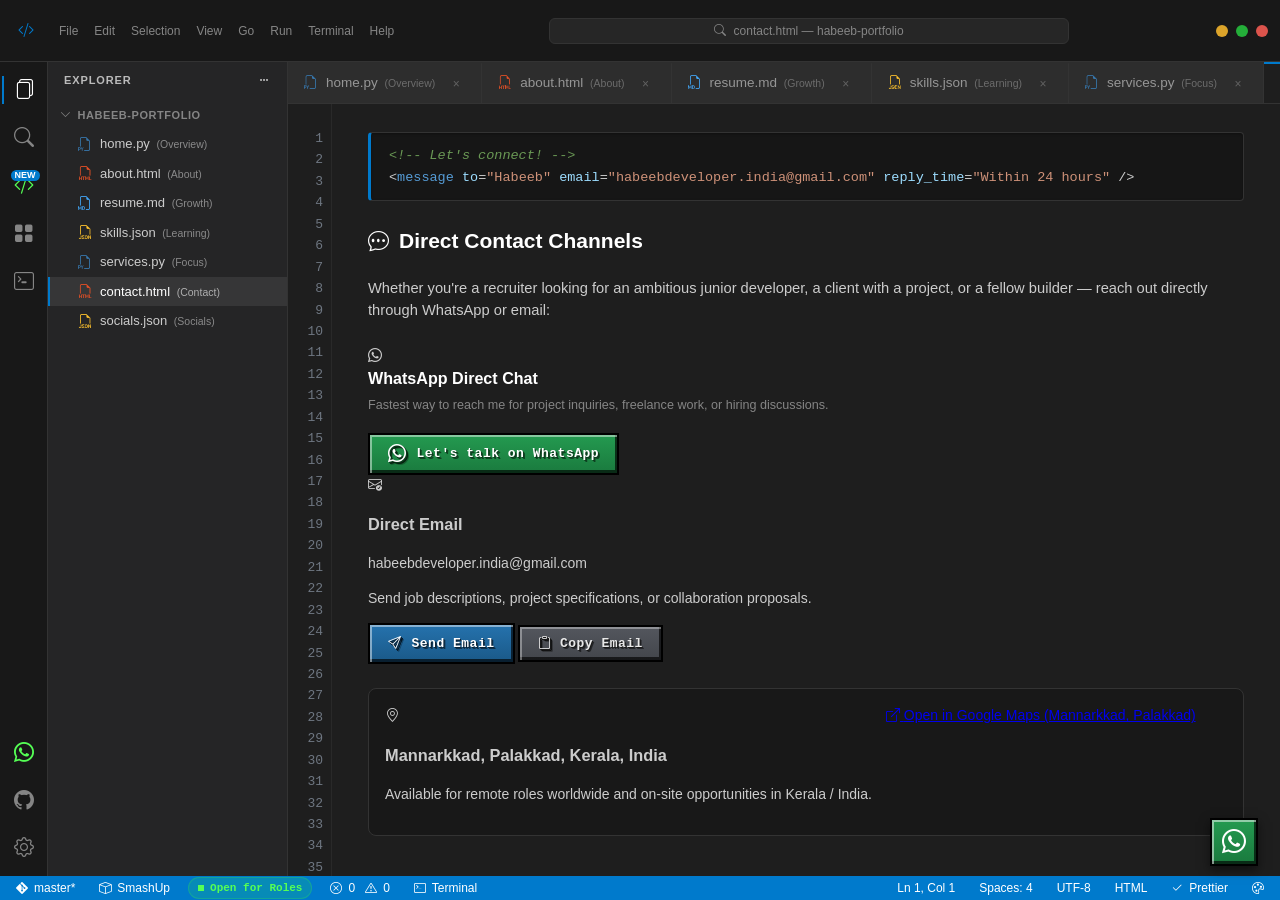
<file: contact.html>
<!DOCTYPE html>
<html lang="en">

<head>
  <!-- Google tag (gtag.js) -->
  <script async src="https://www.googletagmanager.com/gtag/js?id=G-CX2B9TBY50"></script>
  <script>
    window.dataLayer = window.dataLayer || [];
    function gtag(){dataLayer.push(arguments);}
    gtag('js', new Date());

    gtag('config', 'G-CX2B9TBY50');
  </script>
  <meta charset="utf-8">
  <meta content="width=device-width, initial-scale=1.0" name="viewport">
  <title>Let's Talk</title>
  <meta name="description" content="Habeeb P is a full stack developer from Palakkad, Kerala specializing in Python, Django, React, PostgreSQL, Docker, Celery, Redis, and RabbitMQ.">
  <meta name="keywords" content="Habeeb, Habeeb P, full stack developer, Python Django developer, React developer, PostgreSQL, Redis, Celery, SmashUp, web developer Kerala, VS Code portfolio">
  <link rel="canonical" href="https://habeeiiyy.in/contact.html">

  <!-- Open Graph -->
  <meta property="og:title" content="Habeeb P - Python Django &amp; React Full Stack Developer">
  <meta property="og:description" content="Scalable web solutions powered by Django, React, PgSQL, Docker, Celery, and Redis.">
  <meta property="og:type" content="website">
  <meta property="og:url" content="https://habeeiiyy.in/">
  <meta property="og:image" content="assets/img/pic1.jpg">

  <!-- Favicon -->
  <link href="assets/img/pic1.jpg" rel="icon" type="image/jpeg">

  <!-- Bootstrap Icons & VS Code Theme -->
  <link href="assets/vendor/bootstrap-icons/bootstrap-icons.min.css" rel="stylesheet">
  <link href="assets/css/vscode-theme.css" rel="stylesheet">
</head>

<body>

  <a class="visually-hidden" href="#editor-main-content" style="position:absolute;left:-9999px;top:auto;width:1px;height:1px;overflow:hidden;">Skip to content</a>

  <!-- Complete Visual Studio Code Window -->
  <div class="vscode-window">

    <!-- Top Title Bar -->
    <header class="vscode-titlebar" aria-label="Visual Studio Code Title Bar">
      <div class="titlebar-left">
        <button type="button" class="vscode-logo" onclick="window.switchFile('contact.html')" title="Visual Studio Code" style="background:none;border:none;cursor:pointer;" aria-label="Home">
          <i class="bi bi-code-slash"></i>
        </button>
        <nav class="titlebar-menus" aria-label="Window Menu">
          <button type="button" class="titlebar-menu-item" onclick="window.switchFile('contact.html')">File</button>
          <button type="button" class="titlebar-menu-item" onclick="window.switchFile('contact.html')">Edit</button>
          <button type="button" class="titlebar-menu-item" onclick="window.switchFile('contact.html')">Selection</button>
          <button type="button" class="titlebar-menu-item" onclick="window.switchFile('contact.html')">View</button>
          <button type="button" class="titlebar-menu-item" onclick="window.switchFile('contact.html')">Go</button>
          <button type="button" class="titlebar-menu-item" onclick="window.toggleTerminal()">Run</button>
          <button type="button" class="titlebar-menu-item" onclick="window.toggleTerminal()">Terminal</button>
          <button type="button" class="titlebar-menu-item" onclick="window.switchFile('contact.html')">Help</button>
        </nav>
      </div>

      <div class="titlebar-center">
        <div class="titlebar-search-box" onclick="window.switchFile('contact.html')" role="button" tabindex="0" aria-label="Search or jump to file">
          <i class="bi bi-search" aria-hidden="true"></i>
          <span>contact.html &mdash; habeeb-portfolio</span>
        </div>
      </div>

      <div class="titlebar-right">
        <div class="titlebar-controls" aria-hidden="true">
          <span class="window-control-btn min" title="Minimize"></span>
          <span class="window-control-btn max" title="Maximize"></span>
          <span class="window-control-btn close" title="Close"></span>
        </div>
      </div>
    </header>

    <!-- Main Workbench Layout -->
    <div class="vscode-workbench">

      <div class="sidebar-backdrop" aria-hidden="true"></div>

      <!-- Activity Bar (Left vertical strip) -->
      <aside class="vscode-activitybar" aria-label="Activity Bar">
        <div class="activitybar-top">
          <button type="button" id="activity-explorer-btn" class="activity-btn active" title="Explorer (Ctrl+B)" aria-label="Explorer">
            <i class="bi bi-files" aria-hidden="true"></i>
          </button>
          <button type="button" class="activity-btn" title="Search Files" aria-label="Search" onclick="window.switchFile('contact.html')">
            <i class="bi bi-search" aria-hidden="true"></i>
          </button>
          <button type="button" class="activity-btn" title="Ongoing Project: SmashUp" aria-label="SmashUp Repo" onclick="window.open('https://github.com/habeeiiyy/SmashUp', '_blank', 'noopener,noreferrer')">
            <i class="bi bi-code-slash" style="color: #55ff55;" aria-hidden="true"></i>
            <span class="activity-badge">NEW</span>
          </button>
          <button type="button" class="activity-btn" title="Services &amp; Scalability" aria-label="Services" onclick="window.switchFile('contact.html')">
            <i class="bi bi-grid-fill" aria-hidden="true"></i>
          </button>
          <button type="button" id="activity-terminal-btn" class="activity-btn" title="Interactive Terminal (Ctrl+`)" aria-label="Terminal">
            <i class="bi bi-terminal" aria-hidden="true"></i>
          </button>
        </div>

        <div class="activitybar-bottom">
          <a href="https://wa.me/919497844660" target="_blank" rel="noopener noreferrer" class="activity-btn" title="WhatsApp Direct Chat" aria-label="WhatsApp">
            <i class="bi bi-whatsapp" style="color: #55ff55;" aria-hidden="true"></i>
          </a>
          <a href="https://github.com/habeeiiyy" target="_blank" rel="noopener noreferrer" class="activity-btn" title="Habeeb on GitHub" aria-label="GitHub Profile">
            <i class="bi bi-github" aria-hidden="true"></i>
          </a>
          <button type="button" id="activity-settings-btn" class="activity-btn" title="Theme &amp; Settings" aria-label="Settings">
            <i class="bi bi-gear" aria-hidden="true"></i>
          </button>
        </div>
      </aside>

      <!-- Sidebar (File Explorer) -->
      <nav class="vscode-sidebar" aria-label="File Explorer">
        <div class="sidebar-header">
          <span>Explorer</span>
          <i class="bi bi-three-dots" aria-hidden="true"></i>
        </div>

        <div class="sidebar-content">
          <div class="explorer-section-title" onclick="window.toggleSidebarDesktop()">
            <i class="bi bi-chevron-down" aria-hidden="true"></i>
            <span>HABEEB-PORTFOLIO</span>
          </div>

          <ul class="explorer-list" role="tree">
            <li role="none">
              <a href="index.html" class="explorer-item" data-file="home.py" role="treeitem">
                <i class="bi bi-filetype-py file-icon icon-py" aria-hidden="true"></i>
                <span>home.py <span class="tab-hint">(Overview)</span></span>
              </a>
            </li>
            <li role="none">
              <a href="about.html" class="explorer-item" data-file="about.html" role="treeitem">
                <i class="bi bi-filetype-html file-icon icon-html" aria-hidden="true"></i>
                <span>about.html <span class="tab-hint">(About)</span></span>
              </a>
            </li>
            <li role="none">
              <a href="resume.html" class="explorer-item" data-file="resume.md" role="treeitem">
                <i class="bi bi-filetype-md file-icon icon-md" aria-hidden="true"></i>
                <span>resume.md <span class="tab-hint">(Growth)</span></span>
              </a>
            </li>
            <li role="none">
              <a href="skills.html" class="explorer-item" data-file="skills.json" role="treeitem">
                <i class="bi bi-filetype-json file-icon icon-json" aria-hidden="true"></i>
                <span>skills.json <span class="tab-hint">(Learning)</span></span>
              </a>
            </li>
            <li role="none">
              <a href="services.html" class="explorer-item" data-file="services.py" role="treeitem">
                <i class="bi bi-filetype-py file-icon icon-py" aria-hidden="true"></i>
                <span>services.py <span class="tab-hint">(Focus)</span></span>
              </a>
            </li>
            <li role="none">
              <a href="contact.html" class="explorer-item active" data-file="contact.html" role="treeitem">
                <i class="bi bi-filetype-html file-icon icon-html" aria-hidden="true"></i>
                <span>contact.html <span class="tab-hint">(Contact)</span></span>
              </a>
            </li>
            <li role="none">
              <a href="socials.html" class="explorer-item" data-file="socials.json" role="treeitem">
                <i class="bi bi-filetype-json file-icon icon-json" aria-hidden="true"></i>
                <span>socials.json <span class="tab-hint">(Socials)</span></span>
              </a>
            </li>
          </ul>
        </div>
      </nav>

      <!-- Editor Main Container -->
      <main id="editor-main-content" class="vscode-editor">

        <div class="vscode-tabs-bar" role="tablist" aria-label="Editor Tabs">
          <a href="index.html" class="editor-tab" data-file="home.py" role="tab" aria-selected="false" id="tab-home">
            <i class="bi bi-filetype-py file-icon icon-py" aria-hidden="true"></i>
            <span>home.py <span class="tab-hint">(Overview)</span></span>
            <span class="tab-close" title="Close tab">&times;</span>
          </a>
          <a href="about.html" class="editor-tab" data-file="about.html" role="tab" aria-selected="false" id="tab-about">
            <i class="bi bi-filetype-html file-icon icon-html" aria-hidden="true"></i>
            <span>about.html <span class="tab-hint">(About)</span></span>
            <span class="tab-close" title="Close tab">&times;</span>
          </a>
          <a href="resume.html" class="editor-tab" data-file="resume.md" role="tab" aria-selected="false" id="tab-resume">
            <i class="bi bi-filetype-md file-icon icon-md" aria-hidden="true"></i>
            <span>resume.md <span class="tab-hint">(Growth)</span></span>
            <span class="tab-close" title="Close tab">&times;</span>
          </a>
          <a href="skills.html" class="editor-tab" data-file="skills.json" role="tab" aria-selected="false" id="tab-skills">
            <i class="bi bi-filetype-json file-icon icon-json" aria-hidden="true"></i>
            <span>skills.json <span class="tab-hint">(Learning)</span></span>
            <span class="tab-close" title="Close tab">&times;</span>
          </a>
          <a href="services.html" class="editor-tab" data-file="services.py" role="tab" aria-selected="false" id="tab-services">
            <i class="bi bi-filetype-py file-icon icon-py" aria-hidden="true"></i>
            <span>services.py <span class="tab-hint">(Focus)</span></span>
            <span class="tab-close" title="Close tab">&times;</span>
          </a>
          <a href="contact.html" class="editor-tab active" data-file="contact.html" role="tab" aria-selected="true" id="tab-contact">
            <i class="bi bi-filetype-html file-icon icon-html" aria-hidden="true"></i>
            <span>contact.html <span class="tab-hint">(Contact)</span></span>
            <span class="tab-close" title="Close tab">&times;</span>
          </a>
          <a href="socials.html" class="editor-tab" data-file="socials.json" role="tab" aria-selected="false" id="tab-socials">
            <i class="bi bi-filetype-json file-icon icon-json" aria-hidden="true"></i>
            <span>socials.json <span class="tab-hint">(Socials)</span></span>
            <span class="tab-close" title="Close tab">&times;</span>
          </a>
        </div>

        <!-- Editor Body (Gutter + Scrollable Content) -->
        <div class="vscode-editor-body">

          <!-- Line numbers gutter -->
          <div class="vscode-gutter" aria-hidden="true">
            1<br>
            2<br>
            3<br>
            4<br>
            5<br>
            6<br>
            7<br>
            8<br>
            9<br>
            10<br>
            11<br>
            12<br>
            13<br>
            14<br>
            15<br>
            16<br>
            17<br>
            18<br>
            19<br>
            20<br>
            21<br>
            22<br>
            23<br>
            24<br>
            25<br>
            26<br>
            27<br>
            28<br>
            29<br>
            30<br>
            31<br>
            32<br>
            33<br>
            34<br>
            35<br>
            36<br>
            37<br>
            38<br>
            39<br>
            40
          </div>

          <!-- Scrollable Content Views -->
          <div class="vscode-content-scroll">

            <!-- ================= VIEW 6: contact.html ================= -->
            <section id="view-contact" class="tab-view active" role="tabpanel" aria-labelledby="tab-contact">
              <div class="code-banner">
                <span class="syn-cm">&lt;!-- Let's connect! --&gt;</span><br>
                &lt;<span class="syn-tag">message</span> <span class="syn-attr">to</span>=<span class="syn-str">"Habeeb"</span> <span class="syn-attr">email</span>=<span class="syn-str">"habeebdeveloper.india@gmail.com"</span> <span class="syn-attr">reply_time</span>=<span class="syn-str">"Within 24 hours"</span> /&gt;
              </div>

              <h2 class="section-h2">
                <i class="bi bi-chat-dots" aria-hidden="true"></i>
                <span>Direct Contact Channels</span>
              </h2>

              <p style="font-size: 1.05rem; color: var(--text-main); margin-bottom: 24px;">
                Whether you're a recruiter looking for an ambitious junior developer, a client with a project, or a fellow builder &mdash; reach out directly through WhatsApp or email:
              </p>

              <div class="contact-channels-grid">
                <div class="whatsapp-direct-card">
                  <div class="whatsapp-card-icon">
                    <i class="bi bi-whatsapp" aria-hidden="true"></i>
                  </div>
                  <h3 class="whatsapp-card-title">WhatsApp Direct Chat</h3>
                  <p class="whatsapp-card-desc">
                    Fastest way to reach me for project inquiries, freelance work, or hiring discussions.
                  </p>
                  <a href="https://wa.me/919497844660" target="_blank" rel="noopener noreferrer" class="btn-whatsapp-animated">
                    <i class="bi bi-whatsapp wa-icon" aria-hidden="true"></i>
                    <span>Let's talk on WhatsApp</span>
                  </a>
                </div>

                <div class="email-direct-card">
                  <div class="email-card-icon">
                    <i class="bi bi-envelope-check" aria-hidden="true"></i>
                  </div>
                  <h3 class="email-card-title">Direct Email</h3>
                  <div class="email-address-display">habeebdeveloper.india@gmail.com</div>
                  <p class="email-card-desc">
                    Send job descriptions, project specifications, or collaboration proposals.
                  </p>
                  <div class="email-actions">
                    <a href="mailto:habeebdeveloper.india@gmail.com" class="btn-email-direct">
                      <i class="bi bi-send" aria-hidden="true"></i>
                      <span>Send Email</span>
                    </a>
                    <button type="button" id="copy-email-btn" class="btn-vscode-secondary" onclick="window.copyEmailAddress(event)">
                      <i class="bi bi-clipboard" aria-hidden="true"></i>
                      <span>Copy Email</span>
                    </button>
                  </div>
                </div>
              </div>

              <div class="location-card" style="margin-top: 24px;">
                <div class="location-header">
                  <i class="bi bi-geo-alt location-icon" aria-hidden="true"></i>
                  <div>
                    <h3 class="location-title">Mannarkkad, Palakkad, Kerala, India</h3>
                    <p class="location-desc">Available for remote roles worldwide and on-site opportunities in Kerala / India.</p>
                  </div>
                </div>
                <div class="location-link-row">
                  <a href="https://maps.google.com/?q=Mannarkkad,+Palakkad,+Kerala,+India" target="_blank" rel="noopener noreferrer" class="location-maps-link">
                    <i class="bi bi-box-arrow-up-right" aria-hidden="true"></i>
                    <span>Open in Google Maps (Mannarkkad, Palakkad)</span>
                  </a>
                </div>
              </div>
            </section>

          </div>
        </div>

        <!-- Collapsible Bottom Terminal Panel -->
        <div class="vscode-panel collapsed" aria-label="Terminal Drawer">
          <div class="panel-header">
            <div class="panel-tabs">
              <button type="button" class="panel-tab active">Terminal</button>
              <button type="button" class="panel-tab" onclick="window.switchFile('skills.json')">Problems (0)</button>
              <button type="button" class="panel-tab" onclick="window.switchFile('resume.md')">Output</button>
              <button type="button" class="panel-tab" onclick="window.switchFile('services.py')">Debug Console</button>
            </div>
            <div class="panel-controls">
              <button type="button" id="panel-close-btn" class="panel-btn" title="Close Panel" aria-label="Close terminal">&times;</button>
            </div>
          </div>
          <div class="panel-body">
            <div id="terminal-history" class="terminal-history">Habeeb P Developer Environment initialized [Version 2.0].
Type 'help' to see available commands or type 'about', 'skills', 'smashup', 'experience', 'education', 'services', 'contact', 'whatsapp', 'clear'.
</div>
            <div class="terminal-input-row">
              <span class="terminal-prompt">habeeb@portfolio:~$</span>
              <input type="text" id="terminal-input" class="terminal-input" placeholder="Type a command and press Enter..." autocomplete="off" spellcheck="false" aria-label="Terminal Command Input">
            </div>
          </div>
        </div>

      </main>

    </div>

    <!-- Bottom Status Bar -->
    <footer class="vscode-statusbar" aria-label="Status Bar">
      <div class="statusbar-left">
        <a href="https://github.com/habeeiiyy/portfolio" target="_blank" rel="noopener noreferrer" class="statusbar-item" title="Git Branch: master">
          <i class="bi bi-git" aria-hidden="true"></i>
          <span>master*</span>
        </a>
        <a href="https://github.com/habeeiiyy/SmashUp" target="_blank" rel="noopener noreferrer" class="statusbar-item" title="Active Repo: SmashUp">
          <i class="bi bi-box" aria-hidden="true"></i>
          <span>SmashUp</span>
        </a>
        <a href="contact.html" class="statusbar-recruiter-pill" title="Recruiter Status: Open for Junior Roles &amp; Internships"><span class="status-dot" style="width:6px;height:6px;background-color:#55ff55;"></span> <span>Open for Roles</span></a>
        <button type="button" class="statusbar-item" title="0 Errors, 0 Warnings" aria-label="Problems">
          <i class="bi bi-x-circle" aria-hidden="true"></i> <span>0</span>
          <i class="bi bi-exclamation-triangle" aria-hidden="true" style="margin-left: 4px;"></i> <span>0</span>
        </button>
        <button type="button" id="statusbar-terminal-toggle" class="statusbar-item" title="Toggle Terminal Drawer" aria-label="Toggle Terminal">
          <i class="bi bi-terminal" aria-hidden="true"></i> <span>Terminal</span>
        </button>
      </div>

      <div class="statusbar-right">
        <span class="statusbar-item hide-on-mobile">Ln 1, Col 1</span>
        <span class="statusbar-item hide-on-mobile">Spaces: 4</span>
        <span class="statusbar-item hide-on-mobile">UTF-8</span>
        <span class="statusbar-item" id="statusbar-lang">HTML</span>
        <span class="statusbar-item hide-on-mobile"><i class="bi bi-check2" aria-hidden="true"></i> Prettier</span>
        <button type="button" class="statusbar-item" title="Theme Selector" onclick="window.showThemeModal()">
          <i class="bi bi-palette" aria-hidden="true"></i>
        </button>
      </div>
    </footer>

  </div>

  <!-- Floating WhatsApp Action Button -->
  <div class="fab-whatsapp" aria-label="Chat on WhatsApp">
    <a href="https://wa.me/919497844660" target="_blank" rel="noopener noreferrer" class="fab-btn" title="Chat on WhatsApp" aria-label="Chat on WhatsApp">
      <i class="bi bi-whatsapp" aria-hidden="true"></i>
    </a>
    <span class="fab-label">Chat on WhatsApp</span>
  </div>

  <!-- Theme Selector Modal -->
  <div id="theme-selector-modal" class="vscode-modal-overlay" role="dialog" aria-modal="true" aria-labelledby="theme-modal-title">
    <div class="vscode-modal-dialog">
      <div class="modal-header">
        <h3 id="theme-modal-title">
          <i class="bi bi-palette" aria-hidden="true"></i>
          <span>Select VS Code Color Theme</span>
        </h3>
        <button type="button" class="modal-close-btn" aria-label="Close theme selector">&times;</button>
      </div>
      <div class="modal-body">
        <p style="margin-top: 0;">Choose your preferred IDE visual theme:</p>
        <div style="display: flex; flex-direction: column; gap: 8px;">
          <button type="button" class="btn-vscode-secondary theme-option-btn" data-theme="dark" style="justify-content: flex-start;">
            <i class="bi bi-circle-fill" style="color: #1e1e1e;" aria-hidden="true"></i>
            <span style="margin-left: 8px;">VS Code Dark Modern (Default)</span>
          </button>
          <button type="button" class="btn-vscode-secondary theme-option-btn" data-theme="github-dark" style="justify-content: flex-start;">
            <i class="bi bi-circle-fill" style="color: #0d1117;" aria-hidden="true"></i>
            <span style="margin-left: 8px;">GitHub Dark</span>
          </button>
          <button type="button" class="btn-vscode-secondary theme-option-btn" data-theme="dracula" style="justify-content: flex-start;">
            <i class="bi bi-circle-fill" style="color: #bd93f9;" aria-hidden="true"></i>
            <span style="margin-left: 8px;">Dracula</span>
          </button>
          <button type="button" class="btn-vscode-secondary theme-option-btn" data-theme="one-dark" style="justify-content: flex-start;">
            <i class="bi bi-circle-fill" style="color: #61afef;" aria-hidden="true"></i>
            <span style="margin-left: 8px;">One Dark Pro</span>
          </button>
          <button type="button" class="btn-vscode-secondary theme-option-btn" data-theme="light" style="justify-content: flex-start;">
            <i class="bi bi-circle-fill" style="color: #f3f3f3;" aria-hidden="true"></i>
            <span style="margin-left: 8px;">VS Code Light</span>
          </button>
        </div>
      </div>
      <div class="modal-footer">
        <button type="button" class="btn-vscode-secondary modal-close-btn">Close</button>
      </div>
    </div>
  </div>

  <!-- Scripts -->
  <script src="assets/js/config.js"></script>
  <script src="assets/js/vscode-app.js"></script>
</body>

</html>
</file>
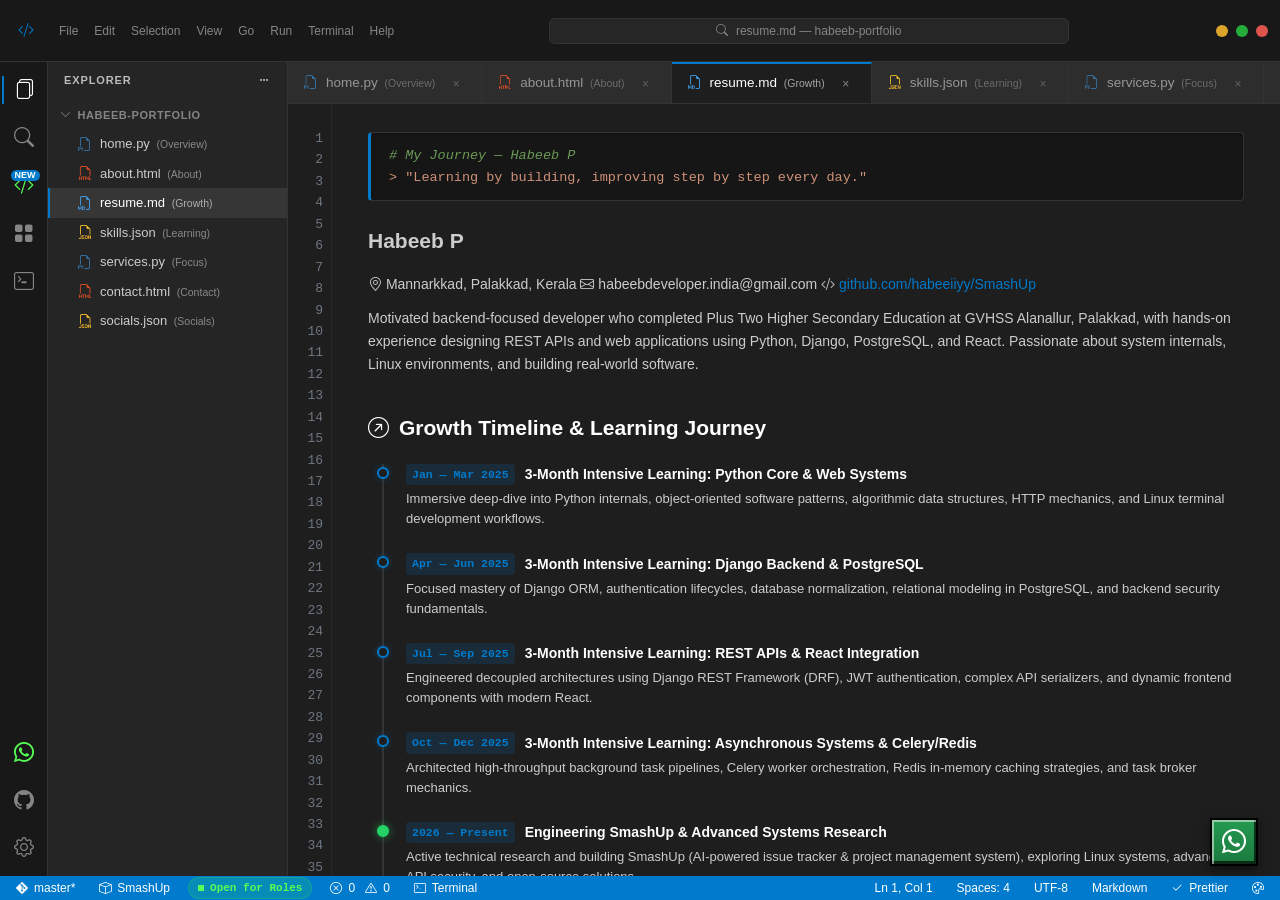
<file: resume.html>
<!DOCTYPE html>
<html lang="en">

<head>
  <!-- Google tag (gtag.js) -->
  <script async src="https://www.googletagmanager.com/gtag/js?id=G-CX2B9TBY50"></script>
  <script>
    window.dataLayer = window.dataLayer || [];
    function gtag(){dataLayer.push(arguments);}
    gtag('js', new Date());

    gtag('config', 'G-CX2B9TBY50');
  </script>
  <meta charset="utf-8">
  <meta content="width=device-width, initial-scale=1.0" name="viewport">
  <title>Where I've Been</title>
  <meta name="description" content="Habeeb P is a full stack developer from Palakkad, Kerala specializing in Python, Django, React, PostgreSQL, Docker, Celery, Redis, and RabbitMQ.">
  <meta name="keywords" content="Habeeb, Habeeb P, full stack developer, Python Django developer, React developer, PostgreSQL, Redis, Celery, SmashUp, web developer Kerala, VS Code portfolio">
  <link rel="canonical" href="https://habeeiiyy.in/resume.html">

  <!-- Open Graph -->
  <meta property="og:title" content="Habeeb P - Python Django &amp; React Full Stack Developer">
  <meta property="og:description" content="Scalable web solutions powered by Django, React, PgSQL, Docker, Celery, and Redis.">
  <meta property="og:type" content="website">
  <meta property="og:url" content="https://habeeiiyy.in/">
  <meta property="og:image" content="assets/img/pic1.jpg">

  <!-- Favicon -->
  <link href="assets/img/pic1.jpg" rel="icon" type="image/jpeg">

  <!-- Bootstrap Icons & VS Code Theme -->
  <link href="assets/vendor/bootstrap-icons/bootstrap-icons.min.css" rel="stylesheet">
  <link href="assets/css/vscode-theme.css" rel="stylesheet">
</head>

<body>

  <a class="visually-hidden" href="#editor-main-content" style="position:absolute;left:-9999px;top:auto;width:1px;height:1px;overflow:hidden;">Skip to content</a>

  <!-- Complete Visual Studio Code Window -->
  <div class="vscode-window">

    <!-- Top Title Bar -->
    <header class="vscode-titlebar" aria-label="Visual Studio Code Title Bar">
      <div class="titlebar-left">
        <button type="button" class="vscode-logo" onclick="window.switchFile('resume.md')" title="Visual Studio Code" style="background:none;border:none;cursor:pointer;" aria-label="Home">
          <i class="bi bi-code-slash"></i>
        </button>
        <nav class="titlebar-menus" aria-label="Window Menu">
          <button type="button" class="titlebar-menu-item" onclick="window.switchFile('resume.md')">File</button>
          <button type="button" class="titlebar-menu-item" onclick="window.switchFile('resume.md')">Edit</button>
          <button type="button" class="titlebar-menu-item" onclick="window.switchFile('resume.md')">Selection</button>
          <button type="button" class="titlebar-menu-item" onclick="window.switchFile('resume.md')">View</button>
          <button type="button" class="titlebar-menu-item" onclick="window.switchFile('resume.md')">Go</button>
          <button type="button" class="titlebar-menu-item" onclick="window.toggleTerminal()">Run</button>
          <button type="button" class="titlebar-menu-item" onclick="window.toggleTerminal()">Terminal</button>
          <button type="button" class="titlebar-menu-item" onclick="window.switchFile('resume.md')">Help</button>
        </nav>
      </div>

      <div class="titlebar-center">
        <div class="titlebar-search-box" onclick="window.switchFile('resume.md')" role="button" tabindex="0" aria-label="Search or jump to file">
          <i class="bi bi-search" aria-hidden="true"></i>
          <span>resume.md &mdash; habeeb-portfolio</span>
        </div>
      </div>

      <div class="titlebar-right">
        <div class="titlebar-controls" aria-hidden="true">
          <span class="window-control-btn min" title="Minimize"></span>
          <span class="window-control-btn max" title="Maximize"></span>
          <span class="window-control-btn close" title="Close"></span>
        </div>
      </div>
    </header>

    <!-- Main Workbench Layout -->
    <div class="vscode-workbench">

      <div class="sidebar-backdrop" aria-hidden="true"></div>

      <!-- Activity Bar (Left vertical strip) -->
      <aside class="vscode-activitybar" aria-label="Activity Bar">
        <div class="activitybar-top">
          <button type="button" id="activity-explorer-btn" class="activity-btn active" title="Explorer (Ctrl+B)" aria-label="Explorer">
            <i class="bi bi-files" aria-hidden="true"></i>
          </button>
          <button type="button" class="activity-btn" title="Search Files" aria-label="Search" onclick="window.switchFile('resume.md')">
            <i class="bi bi-search" aria-hidden="true"></i>
          </button>
          <button type="button" class="activity-btn" title="Ongoing Project: SmashUp" aria-label="SmashUp Repo" onclick="window.open('https://github.com/habeeiiyy/SmashUp', '_blank', 'noopener,noreferrer')">
            <i class="bi bi-code-slash" style="color: #55ff55;" aria-hidden="true"></i>
            <span class="activity-badge">NEW</span>
          </button>
          <button type="button" class="activity-btn" title="Services &amp; Scalability" aria-label="Services" onclick="window.switchFile('resume.md')">
            <i class="bi bi-grid-fill" aria-hidden="true"></i>
          </button>
          <button type="button" id="activity-terminal-btn" class="activity-btn" title="Interactive Terminal (Ctrl+`)" aria-label="Terminal">
            <i class="bi bi-terminal" aria-hidden="true"></i>
          </button>
        </div>

        <div class="activitybar-bottom">
          <a href="https://wa.me/919497844660" target="_blank" rel="noopener noreferrer" class="activity-btn" title="WhatsApp Direct Chat" aria-label="WhatsApp">
            <i class="bi bi-whatsapp" style="color: #55ff55;" aria-hidden="true"></i>
          </a>
          <a href="https://github.com/habeeiiyy" target="_blank" rel="noopener noreferrer" class="activity-btn" title="Habeeb on GitHub" aria-label="GitHub Profile">
            <i class="bi bi-github" aria-hidden="true"></i>
          </a>
          <button type="button" id="activity-settings-btn" class="activity-btn" title="Theme &amp; Settings" aria-label="Settings">
            <i class="bi bi-gear" aria-hidden="true"></i>
          </button>
        </div>
      </aside>

      <!-- Sidebar (File Explorer) -->
      <nav class="vscode-sidebar" aria-label="File Explorer">
        <div class="sidebar-header">
          <span>Explorer</span>
          <i class="bi bi-three-dots" aria-hidden="true"></i>
        </div>

        <div class="sidebar-content">
          <div class="explorer-section-title" onclick="window.toggleSidebarDesktop()">
            <i class="bi bi-chevron-down" aria-hidden="true"></i>
            <span>HABEEB-PORTFOLIO</span>
          </div>

          <ul class="explorer-list" role="tree">
            <li role="none">
              <a href="index.html" class="explorer-item" data-file="home.py" role="treeitem">
                <i class="bi bi-filetype-py file-icon icon-py" aria-hidden="true"></i>
                <span>home.py <span class="tab-hint">(Overview)</span></span>
              </a>
            </li>
            <li role="none">
              <a href="about.html" class="explorer-item" data-file="about.html" role="treeitem">
                <i class="bi bi-filetype-html file-icon icon-html" aria-hidden="true"></i>
                <span>about.html <span class="tab-hint">(About)</span></span>
              </a>
            </li>
            <li role="none">
              <a href="resume.html" class="explorer-item active" data-file="resume.md" role="treeitem">
                <i class="bi bi-filetype-md file-icon icon-md" aria-hidden="true"></i>
                <span>resume.md <span class="tab-hint">(Growth)</span></span>
              </a>
            </li>
            <li role="none">
              <a href="skills.html" class="explorer-item" data-file="skills.json" role="treeitem">
                <i class="bi bi-filetype-json file-icon icon-json" aria-hidden="true"></i>
                <span>skills.json <span class="tab-hint">(Learning)</span></span>
              </a>
            </li>
            <li role="none">
              <a href="services.html" class="explorer-item" data-file="services.py" role="treeitem">
                <i class="bi bi-filetype-py file-icon icon-py" aria-hidden="true"></i>
                <span>services.py <span class="tab-hint">(Focus)</span></span>
              </a>
            </li>
            <li role="none">
              <a href="contact.html" class="explorer-item" data-file="contact.html" role="treeitem">
                <i class="bi bi-filetype-html file-icon icon-html" aria-hidden="true"></i>
                <span>contact.html <span class="tab-hint">(Contact)</span></span>
              </a>
            </li>
            <li role="none">
              <a href="socials.html" class="explorer-item" data-file="socials.json" role="treeitem">
                <i class="bi bi-filetype-json file-icon icon-json" aria-hidden="true"></i>
                <span>socials.json <span class="tab-hint">(Socials)</span></span>
              </a>
            </li>
          </ul>
        </div>
      </nav>

      <!-- Editor Main Container -->
      <main id="editor-main-content" class="vscode-editor">

        <div class="vscode-tabs-bar" role="tablist" aria-label="Editor Tabs">
          <a href="index.html" class="editor-tab" data-file="home.py" role="tab" aria-selected="false" id="tab-home">
            <i class="bi bi-filetype-py file-icon icon-py" aria-hidden="true"></i>
            <span>home.py <span class="tab-hint">(Overview)</span></span>
            <span class="tab-close" title="Close tab">&times;</span>
          </a>
          <a href="about.html" class="editor-tab" data-file="about.html" role="tab" aria-selected="false" id="tab-about">
            <i class="bi bi-filetype-html file-icon icon-html" aria-hidden="true"></i>
            <span>about.html <span class="tab-hint">(About)</span></span>
            <span class="tab-close" title="Close tab">&times;</span>
          </a>
          <a href="resume.html" class="editor-tab active" data-file="resume.md" role="tab" aria-selected="true" id="tab-resume">
            <i class="bi bi-filetype-md file-icon icon-md" aria-hidden="true"></i>
            <span>resume.md <span class="tab-hint">(Growth)</span></span>
            <span class="tab-close" title="Close tab">&times;</span>
          </a>
          <a href="skills.html" class="editor-tab" data-file="skills.json" role="tab" aria-selected="false" id="tab-skills">
            <i class="bi bi-filetype-json file-icon icon-json" aria-hidden="true"></i>
            <span>skills.json <span class="tab-hint">(Learning)</span></span>
            <span class="tab-close" title="Close tab">&times;</span>
          </a>
          <a href="services.html" class="editor-tab" data-file="services.py" role="tab" aria-selected="false" id="tab-services">
            <i class="bi bi-filetype-py file-icon icon-py" aria-hidden="true"></i>
            <span>services.py <span class="tab-hint">(Focus)</span></span>
            <span class="tab-close" title="Close tab">&times;</span>
          </a>
          <a href="contact.html" class="editor-tab" data-file="contact.html" role="tab" aria-selected="false" id="tab-contact">
            <i class="bi bi-filetype-html file-icon icon-html" aria-hidden="true"></i>
            <span>contact.html <span class="tab-hint">(Contact)</span></span>
            <span class="tab-close" title="Close tab">&times;</span>
          </a>
          <a href="socials.html" class="editor-tab" data-file="socials.json" role="tab" aria-selected="false" id="tab-socials">
            <i class="bi bi-filetype-json file-icon icon-json" aria-hidden="true"></i>
            <span>socials.json <span class="tab-hint">(Socials)</span></span>
            <span class="tab-close" title="Close tab">&times;</span>
          </a>
        </div>

        <!-- Editor Body (Gutter + Scrollable Content) -->
        <div class="vscode-editor-body">

          <!-- Line numbers gutter -->
          <div class="vscode-gutter" aria-hidden="true">
            1<br>
            2<br>
            3<br>
            4<br>
            5<br>
            6<br>
            7<br>
            8<br>
            9<br>
            10<br>
            11<br>
            12<br>
            13<br>
            14<br>
            15<br>
            16<br>
            17<br>
            18<br>
            19<br>
            20<br>
            21<br>
            22<br>
            23<br>
            24<br>
            25<br>
            26<br>
            27<br>
            28<br>
            29<br>
            30<br>
            31<br>
            32<br>
            33<br>
            34<br>
            35<br>
            36<br>
            37<br>
            38<br>
            39<br>
            40<br>
            41<br>
            42<br>
            43<br>
            44<br>
            45<br>
            46<br>
            47<br>
            48<br>
            49<br>
            50<br>
            51<br>
            52<br>
            53<br>
            54<br>
            55<br>
            56<br>
            57<br>
            58<br>
            59<br>
            60<br>
            61<br>
            62<br>
            63<br>
            64<br>
            65<br>
            66<br>
            67<br>
            68<br>
            69<br>
            70<br>
            71<br>
            72<br>
            73<br>
            74<br>
            75<br>
            76<br>
            77<br>
            78<br>
            79<br>
            80<br>
            81<br>
            82<br>
            83<br>
            84<br>
            85
          </div>

          <!-- Scrollable Content Views -->
          <div class="vscode-content-scroll">

            <!-- ================= VIEW 3: resume.md ================= -->
            <section id="view-resume" class="tab-view active" role="tabpanel" aria-labelledby="tab-resume">
              <div class="code-banner">
                <span class="syn-cm"># My Journey &mdash; Habeeb P</span><br>
                <span class="syn-str">&gt; "Learning by building, improving step by step every day."</span>
              </div>

              <div class="resume-wrapper">
                <div class="resume-summary-card">
                  <div class="resume-header">
                    <div>
                      <h1 class="resume-name">Habeeb P</h1>
                      <div class="resume-contact-inline">
                        <span><i class="bi bi-geo-alt" aria-hidden="true"></i> Mannarkkad, Palakkad, Kerala</span>
                        <span><i class="bi bi-envelope" aria-hidden="true"></i> habeebdeveloper.india@gmail.com</span>
                        <span><i class="bi bi-code-slash" aria-hidden="true"></i> <a href="https://github.com/habeeiiyy/SmashUp" target="_blank" rel="noopener noreferrer" style="color: var(--accent); text-decoration: none;">github.com/habeeiiyy/SmashUp</a></span>
                      </div>
                    </div>
                  </div>
                  <p style="font-size: 14px; color: var(--text-main); margin: 12px 0 0; line-height: 1.65;">
                    Motivated backend-focused developer who completed Plus Two Higher Secondary Education at GVHSS Alanallur, Palakkad, with hands-on experience designing REST APIs and web applications using Python, Django, PostgreSQL, and React. Passionate about system internals, Linux environments, and building real-world software.
                  </p>
                </div>

                <!-- Growth Timeline (The Learning Journey) -->
                <h2 class="section-h2" style="margin-top: 36px;">
                  <i class="bi bi-arrow-up-right-circle" aria-hidden="true"></i>
                  <span>Growth Timeline &amp; Learning Journey</span>
                </h2>

                <div class="growth-timeline">
                  <div class="growth-step">
                    <span class="growth-marker"></span>
                    <div class="growth-header">
                      <span class="growth-year">Jan &mdash; Mar 2025</span>
                      <h3 class="growth-title">3-Month Intensive Learning: Python Core &amp; Web Systems</h3>
                    </div>
                    <p class="growth-desc">
                      Immersive deep-dive into Python internals, object-oriented software patterns, algorithmic data structures, HTTP mechanics, and Linux terminal development workflows.
                    </p>
                  </div>

                  <div class="growth-step">
                    <span class="growth-marker"></span>
                    <div class="growth-header">
                      <span class="growth-year">Apr &mdash; Jun 2025</span>
                      <h3 class="growth-title">3-Month Intensive Learning: Django Backend &amp; PostgreSQL</h3>
                    </div>
                    <p class="growth-desc">
                      Focused mastery of Django ORM, authentication lifecycles, database normalization, relational modeling in PostgreSQL, and backend security fundamentals.
                    </p>
                  </div>

                  <div class="growth-step">
                    <span class="growth-marker"></span>
                    <div class="growth-header">
                      <span class="growth-year">Jul &mdash; Sep 2025</span>
                      <h3 class="growth-title">3-Month Intensive Learning: REST APIs &amp; React Integration</h3>
                    </div>
                    <p class="growth-desc">
                      Engineered decoupled architectures using Django REST Framework (DRF), JWT authentication, complex API serializers, and dynamic frontend components with modern React.
                    </p>
                  </div>

                  <div class="growth-step">
                    <span class="growth-marker"></span>
                    <div class="growth-header">
                      <span class="growth-year">Oct &mdash; Dec 2025</span>
                      <h3 class="growth-title">3-Month Intensive Learning: Asynchronous Systems &amp; Celery/Redis</h3>
                    </div>
                    <p class="growth-desc">
                      Architected high-throughput background task pipelines, Celery worker orchestration, Redis in-memory caching strategies, and task broker mechanics.
                    </p>
                  </div>

                  <div class="growth-step">
                    <span class="growth-marker active"></span>
                    <div class="growth-header">
                      <span class="growth-year">2026 &mdash; Present</span>
                      <h3 class="growth-title">Engineering SmashUp &amp; Advanced Systems Research</h3>
                    </div>
                    <p class="growth-desc">
                      Active technical research and building SmashUp (AI-powered issue tracker &amp; project management system), exploring Linux systems, advanced API security, and open-source solutions.
                    </p>
                  </div>
                </div>

                <h2 class="section-h2">
                  <i class="bi bi-briefcase" aria-hidden="true"></i>
                  <span>Key Projects</span>
                </h2>
                <div class="timeline-list">
                  <div class="timeline-entry">
                    <h3 class="timeline-title">SMASHUP (CURRENT ONGOING PROJECT)</h3>
                    <div class="timeline-org"><a href="https://github.com/habeeiiyy/SmashUp" target="_blank" rel="noopener noreferrer" style="color:var(--accent);">https://github.com/habeeiiyy/SmashUp</a></div>
                    <span class="timeline-badge">Active Development</span>
                    <p style="font-size: 13.5px; color: var(--text-main); margin: 8px 0 10px; line-height: 1.6;">
                      A backend-focused project management and issue tracking system built with Django, featuring AI-powered issue triage. The system helps teams manage projects, track issues through their lifecycle, and automate the tedious parts of triage &mdash; auto-classifying priority, category, and suggested assignees &mdash; using AI.
                    </p>
                    <ul class="timeline-points">
                      <li>Architected backend architecture with Django and Python for complete project management and multi-state issue lifecycle tracking.</li>
                      <li>Engineered AI-powered issue triage to automatically classify issue priority, categorize tickets, and suggest optimal assignees.</li>
                      <li>Optimized PostgreSQL (PgSQL) database models for relational queries, foreign key indexing, and audit logging.</li>
                      <li>Configured asynchronous worker queues with Celery and Redis to handle background AI classification jobs smoothly.</li>
                    </ul>

                    <!-- XERJ Corpus Hub Selection Callout -->
                    <div style="margin-top: 14px; padding: 12px 14px; background: rgba(88, 166, 255, 0.08); border-left: 3px solid #58a6ff; border-radius: 4px;">
                      <div style="font-weight: 600; color: #58a6ff; font-size: 13px; margin-bottom: 4px; display: flex; align-items: center; gap: 6px;">
                        <i class="bi bi-star-fill" aria-hidden="true"></i>
                        <span>Selected for XERJ Open-Source Corpus Hub</span>
                      </div>
                      <p style="font-size: 12.5px; color: var(--text-main); line-height: 1.5; margin: 0 0 8px;">
                        Selected by Ivan (Founder of XERJ) as a public reference solution for coding agents across JavaScript &amp; Python.
                      </p>
                      <a href="assets/img/email_smashup.png" target="_blank" rel="noopener noreferrer" style="font-size: 12px; color: var(--accent); text-decoration: none; display: inline-flex; align-items: center; gap: 4px; font-weight: 500;">
                        <i class="bi bi-card-image" aria-hidden="true"></i> View Verification Email Proof &rarr;
                      </a>
                    </div>
                  </div>
                </div>

                <hr style="border: 0; border-top: 1px solid var(--border-color); margin: 28px 0;">

                <h2 class="section-h2">
                  <i class="bi bi-briefcase" aria-hidden="true"></i>
                  <span>Professional Experience</span>
                </h2>
                <div class="timeline-list">
                  <div class="timeline-entry">
                    <h3 class="timeline-title">PART-TIME WEB DEVELOPER</h3>
                    <div class="timeline-org">iTech4.com, Mannarkkad</div>
                    <span class="timeline-badge">2026 &mdash; Present</span>
                    <ul class="timeline-points">
                      <li>Working as a part-time web developer contributing to real-world web applications while continuing advanced software training.</li>
                      <li>Gaining hands-on experience in backend feature delivery, database operations, and frontend integration.</li>
                    </ul>
                  </div>

                  <div class="timeline-entry">
                    <h3 class="timeline-title">FREELANCE DEVELOPER</h3>
                    <div class="timeline-org">Self-Employed / Independent Builder</div>
                    <span class="timeline-badge">Present</span>
                    <ul class="timeline-points">
                      <li>Building full-stack web applications and custom automation scripts.</li>
                      <li>Translating problem statements into clean relational database models and functional APIs.</li>
                    </ul>
                  </div>
                </div>

                <hr style="border: 0; border-top: 1px solid var(--border-color); margin: 28px 0;">

                <h2 class="section-h2">
                  <i class="bi bi-mortarboard" aria-hidden="true"></i>
                  <span>Education</span>
                </h2>
                <div class="timeline-list">
                  <div class="timeline-entry">
                    <h3 class="timeline-title">HIGHER SECONDARY EDUCATION (PLUS TWO)</h3>
                    <div class="timeline-org">GVHSS Alanallur, Palakkad</div>
                    <span class="timeline-badge">Completed 2025 &mdash; 2026</span>
                    <p style="font-size: 13.5px; color: var(--text-main); margin-top: 8px; line-height: 1.6;">
                      Completed Higher Secondary Education (Plus Two) at Government Vocational Higher Secondary School (GVHSS) Alanallur, Palakkad, alongside dedicated self-taught study in Python, Django, PostgreSQL, and modern web application development.
                    </p>
                  </div>
                </div>

                <hr style="border: 0; border-top: 1px solid var(--border-color); margin: 28px 0;">

                <h2 class="section-h2">
                  <i class="bi bi-trophy" aria-hidden="true"></i>
                  <span>Honors &amp; Achievements</span>
                </h2>
                <div class="timeline-list">
                  <div class="timeline-entry">
                    <h3 class="timeline-title">2ND PRIZE WINNER &mdash; NATIONAL LEVEL NEHRU IT FAIR 2026</h3>
                    <div class="timeline-org">National Level Technical Symposium</div>
                    <span class="timeline-badge" style="background-color: rgba(241, 196, 15, 0.15); color: #f1c40f; border: 1px solid rgba(241, 196, 15, 0.3);">2026 Award</span>
                    <p style="font-size: 13.5px; color: var(--text-main); margin-top: 8px; line-height: 1.6;">
                      Won 2nd prize in the national-level IT competition, evaluated on software engineering capability, backend problem-solving, and implementation speed.
                    </p>
                  </div>

                  <div class="timeline-entry">
                    <h3 class="timeline-title">OPEN SOURCE SELECTION &mdash; XERJ PUBLIC CORPUS HUB</h3>
                    <div class="timeline-org">XERJ Open-Source Organization (<a href="https://github.com/xerj-org/xerj" target="_blank" rel="noopener noreferrer" style="color:var(--accent);">xerj-org/xerj</a>)</div>
                    <span class="timeline-badge" style="background-color: rgba(88, 166, 255, 0.15); color: #58a6ff; border: 1px solid rgba(88, 166, 255, 0.3);">Recognition</span>
                    <p style="font-size: 13.5px; color: var(--text-main); margin: 8px 0 10px; line-height: 1.6;">
                      SmashUp codebase (8 files, ~430 lines across Python and JavaScript) reviewed and selected by Ivan, Founder of XERJ, as a high-quality verified public reference solution for coding agents.
                    </p>
                    <a href="assets/img/email_smashup.png" target="_blank" rel="noopener noreferrer" style="font-size: 12.5px; color: var(--accent); text-decoration: none; display: inline-flex; align-items: center; gap: 4px; font-weight: 500;">
                      <i class="bi bi-card-image" aria-hidden="true"></i>
                      <span>View Verification Email Proof &rarr;</span>
                    </a>
                  </div>
                </div>
              </div>
            </section>

          </div>
        </div>

        <!-- Collapsible Bottom Terminal Panel -->
        <div class="vscode-panel collapsed" aria-label="Terminal Drawer">
          <div class="panel-header">
            <div class="panel-tabs">
              <button type="button" class="panel-tab active">Terminal</button>
              <button type="button" class="panel-tab" onclick="window.switchFile('skills.json')">Problems (0)</button>
              <button type="button" class="panel-tab" onclick="window.switchFile('resume.md')">Output</button>
              <button type="button" class="panel-tab" onclick="window.switchFile('services.py')">Debug Console</button>
            </div>
            <div class="panel-controls">
              <button type="button" id="panel-close-btn" class="panel-btn" title="Close Panel" aria-label="Close terminal">&times;</button>
            </div>
          </div>
          <div class="panel-body">
            <div id="terminal-history" class="terminal-history">Habeeb P Developer Environment initialized [Version 2.0].
Type 'help' to see available commands or type 'about', 'skills', 'smashup', 'experience', 'education', 'services', 'contact', 'whatsapp', 'clear'.
</div>
            <div class="terminal-input-row">
              <span class="terminal-prompt">habeeb@portfolio:~$</span>
              <input type="text" id="terminal-input" class="terminal-input" placeholder="Type a command and press Enter..." autocomplete="off" spellcheck="false" aria-label="Terminal Command Input">
            </div>
          </div>
        </div>

      </main>

    </div>

    <!-- Bottom Status Bar -->
    <footer class="vscode-statusbar" aria-label="Status Bar">
      <div class="statusbar-left">
        <a href="https://github.com/habeeiiyy/portfolio" target="_blank" rel="noopener noreferrer" class="statusbar-item" title="Git Branch: master">
          <i class="bi bi-git" aria-hidden="true"></i>
          <span>master*</span>
        </a>
        <a href="https://github.com/habeeiiyy/SmashUp" target="_blank" rel="noopener noreferrer" class="statusbar-item" title="Active Repo: SmashUp">
          <i class="bi bi-box" aria-hidden="true"></i>
          <span>SmashUp</span>
        </a>
        <a href="contact.html" class="statusbar-recruiter-pill" title="Recruiter Status: Open for Junior Roles &amp; Internships"><span class="status-dot" style="width:6px;height:6px;background-color:#55ff55;"></span> <span>Open for Roles</span></a>
        <button type="button" class="statusbar-item" title="0 Errors, 0 Warnings" aria-label="Problems">
          <i class="bi bi-x-circle" aria-hidden="true"></i> <span>0</span>
          <i class="bi bi-exclamation-triangle" aria-hidden="true" style="margin-left: 4px;"></i> <span>0</span>
        </button>
        <button type="button" id="statusbar-terminal-toggle" class="statusbar-item" title="Toggle Terminal Drawer" aria-label="Toggle Terminal">
          <i class="bi bi-terminal" aria-hidden="true"></i> <span>Terminal</span>
        </button>
      </div>

      <div class="statusbar-right">
        <span class="statusbar-item hide-on-mobile">Ln 1, Col 1</span>
        <span class="statusbar-item hide-on-mobile">Spaces: 4</span>
        <span class="statusbar-item hide-on-mobile">UTF-8</span>
        <span class="statusbar-item" id="statusbar-lang">Markdown</span>
        <span class="statusbar-item hide-on-mobile"><i class="bi bi-check2" aria-hidden="true"></i> Prettier</span>
        <button type="button" class="statusbar-item" title="Theme Selector" onclick="window.showThemeModal()">
          <i class="bi bi-palette" aria-hidden="true"></i>
        </button>
      </div>
    </footer>

  </div>

  <!-- Floating WhatsApp Action Button -->
  <div class="fab-whatsapp" aria-label="Chat on WhatsApp">
    <a href="https://wa.me/919497844660" target="_blank" rel="noopener noreferrer" class="fab-btn" title="Chat on WhatsApp" aria-label="Chat on WhatsApp">
      <i class="bi bi-whatsapp" aria-hidden="true"></i>
    </a>
    <span class="fab-label">Chat on WhatsApp</span>
  </div>

  <!-- Theme Selector Modal -->
  <div id="theme-selector-modal" class="vscode-modal-overlay" role="dialog" aria-modal="true" aria-labelledby="theme-modal-title">
    <div class="vscode-modal-dialog">
      <div class="modal-header">
        <h3 id="theme-modal-title">
          <i class="bi bi-palette" aria-hidden="true"></i>
          <span>Select VS Code Color Theme</span>
        </h3>
        <button type="button" class="modal-close-btn" aria-label="Close theme selector">&times;</button>
      </div>
      <div class="modal-body">
        <p style="margin-top: 0;">Choose your preferred IDE visual theme:</p>
        <div style="display: flex; flex-direction: column; gap: 8px;">
          <button type="button" class="btn-vscode-secondary theme-option-btn" data-theme="dark" style="justify-content: flex-start;">
            <i class="bi bi-circle-fill" style="color: #1e1e1e;" aria-hidden="true"></i>
            <span style="margin-left: 8px;">VS Code Dark Modern (Default)</span>
          </button>
          <button type="button" class="btn-vscode-secondary theme-option-btn" data-theme="github-dark" style="justify-content: flex-start;">
            <i class="bi bi-circle-fill" style="color: #0d1117;" aria-hidden="true"></i>
            <span style="margin-left: 8px;">GitHub Dark</span>
          </button>
          <button type="button" class="btn-vscode-secondary theme-option-btn" data-theme="dracula" style="justify-content: flex-start;">
            <i class="bi bi-circle-fill" style="color: #bd93f9;" aria-hidden="true"></i>
            <span style="margin-left: 8px;">Dracula</span>
          </button>
          <button type="button" class="btn-vscode-secondary theme-option-btn" data-theme="one-dark" style="justify-content: flex-start;">
            <i class="bi bi-circle-fill" style="color: #61afef;" aria-hidden="true"></i>
            <span style="margin-left: 8px;">One Dark Pro</span>
          </button>
          <button type="button" class="btn-vscode-secondary theme-option-btn" data-theme="light" style="justify-content: flex-start;">
            <i class="bi bi-circle-fill" style="color: #f3f3f3;" aria-hidden="true"></i>
            <span style="margin-left: 8px;">VS Code Light</span>
          </button>
        </div>
      </div>
      <div class="modal-footer">
        <button type="button" class="btn-vscode-secondary modal-close-btn">Close</button>
      </div>
    </div>
  </div>

  <!-- Scripts -->
  <script src="assets/js/config.js"></script>
  <script src="assets/js/vscode-app.js"></script>
</body>

</html>
</file>
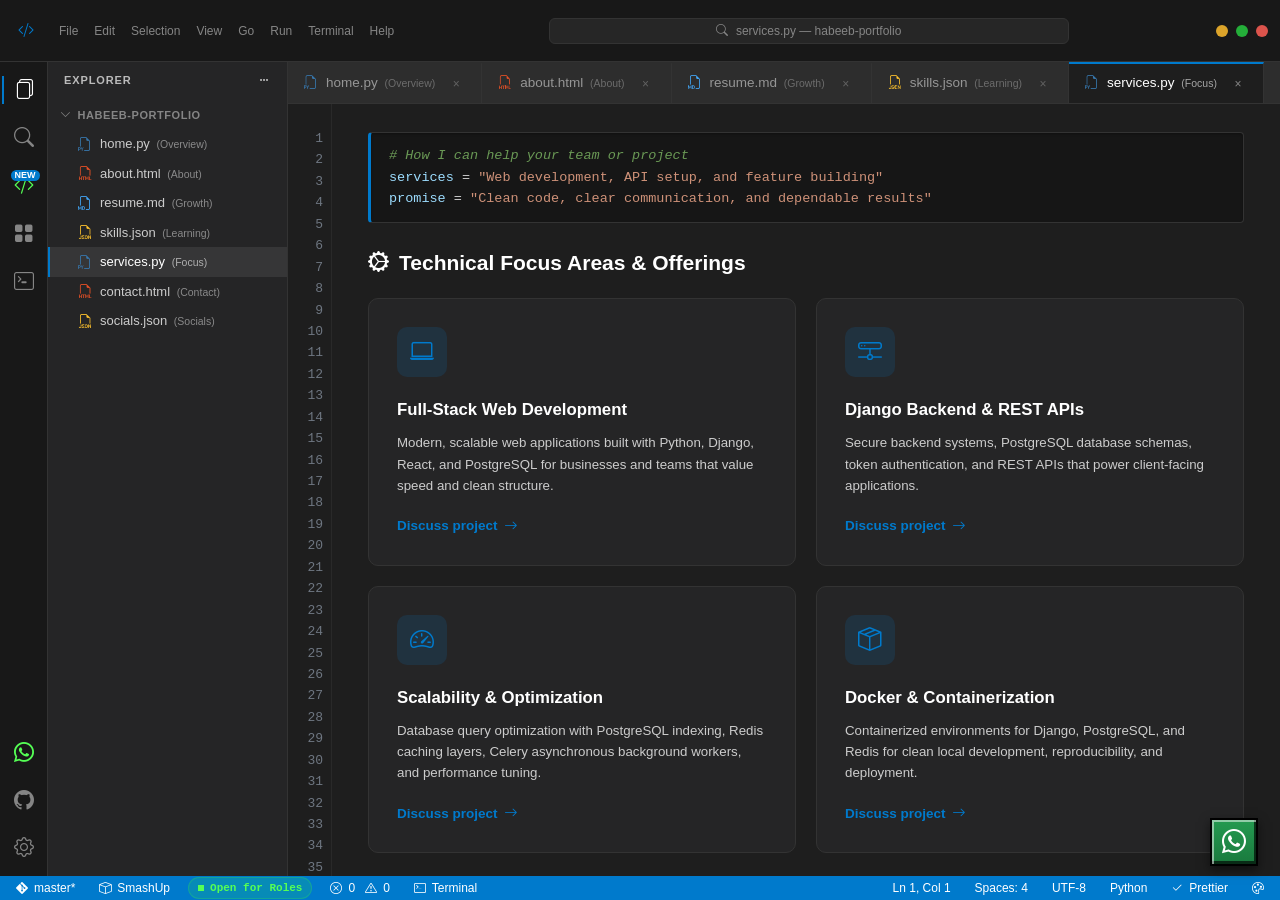
<file: services.html>
<!DOCTYPE html>
<html lang="en">

<head>
  <!-- Google tag (gtag.js) -->
  <script async src="https://www.googletagmanager.com/gtag/js?id=G-CX2B9TBY50"></script>
  <script>
    window.dataLayer = window.dataLayer || [];
    function gtag(){dataLayer.push(arguments);}
    gtag('js', new Date());

    gtag('config', 'G-CX2B9TBY50');
  </script>
  <meta charset="utf-8">
  <meta content="width=device-width, initial-scale=1.0" name="viewport">
  <title>How I Can Help</title>
  <meta name="description" content="Habeeb P is a full stack developer from Palakkad, Kerala specializing in Python, Django, React, PostgreSQL, Docker, Celery, Redis, and RabbitMQ.">
  <meta name="keywords" content="Habeeb, Habeeb P, full stack developer, Python Django developer, React developer, PostgreSQL, Redis, Celery, SmashUp, web developer Kerala, VS Code portfolio">
  <link rel="canonical" href="https://habeeiiyy.in/services.html">

  <!-- Open Graph -->
  <meta property="og:title" content="Habeeb P - Python Django &amp; React Full Stack Developer">
  <meta property="og:description" content="Scalable web solutions powered by Django, React, PgSQL, Docker, Celery, and Redis.">
  <meta property="og:type" content="website">
  <meta property="og:url" content="https://habeeiiyy.in/">
  <meta property="og:image" content="assets/img/pic1.jpg">

  <!-- Favicon -->
  <link href="assets/img/pic1.jpg" rel="icon" type="image/jpeg">

  <!-- Bootstrap Icons & VS Code Theme -->
  <link href="assets/vendor/bootstrap-icons/bootstrap-icons.min.css" rel="stylesheet">
  <link href="assets/css/vscode-theme.css" rel="stylesheet">
</head>

<body>

  <a class="visually-hidden" href="#editor-main-content" style="position:absolute;left:-9999px;top:auto;width:1px;height:1px;overflow:hidden;">Skip to content</a>

  <!-- Complete Visual Studio Code Window -->
  <div class="vscode-window">

    <!-- Top Title Bar -->
    <header class="vscode-titlebar" aria-label="Visual Studio Code Title Bar">
      <div class="titlebar-left">
        <button type="button" class="vscode-logo" onclick="window.switchFile('services.py')" title="Visual Studio Code" style="background:none;border:none;cursor:pointer;" aria-label="Home">
          <i class="bi bi-code-slash"></i>
        </button>
        <nav class="titlebar-menus" aria-label="Window Menu">
          <button type="button" class="titlebar-menu-item" onclick="window.switchFile('services.py')">File</button>
          <button type="button" class="titlebar-menu-item" onclick="window.switchFile('services.py')">Edit</button>
          <button type="button" class="titlebar-menu-item" onclick="window.switchFile('services.py')">Selection</button>
          <button type="button" class="titlebar-menu-item" onclick="window.switchFile('services.py')">View</button>
          <button type="button" class="titlebar-menu-item" onclick="window.switchFile('services.py')">Go</button>
          <button type="button" class="titlebar-menu-item" onclick="window.toggleTerminal()">Run</button>
          <button type="button" class="titlebar-menu-item" onclick="window.toggleTerminal()">Terminal</button>
          <button type="button" class="titlebar-menu-item" onclick="window.switchFile('services.py')">Help</button>
        </nav>
      </div>

      <div class="titlebar-center">
        <div class="titlebar-search-box" onclick="window.switchFile('services.py')" role="button" tabindex="0" aria-label="Search or jump to file">
          <i class="bi bi-search" aria-hidden="true"></i>
          <span>services.py &mdash; habeeb-portfolio</span>
        </div>
      </div>

      <div class="titlebar-right">
        <div class="titlebar-controls" aria-hidden="true">
          <span class="window-control-btn min" title="Minimize"></span>
          <span class="window-control-btn max" title="Maximize"></span>
          <span class="window-control-btn close" title="Close"></span>
        </div>
      </div>
    </header>

    <!-- Main Workbench Layout -->
    <div class="vscode-workbench">

      <div class="sidebar-backdrop" aria-hidden="true"></div>

      <!-- Activity Bar (Left vertical strip) -->
      <aside class="vscode-activitybar" aria-label="Activity Bar">
        <div class="activitybar-top">
          <button type="button" id="activity-explorer-btn" class="activity-btn active" title="Explorer (Ctrl+B)" aria-label="Explorer">
            <i class="bi bi-files" aria-hidden="true"></i>
          </button>
          <button type="button" class="activity-btn" title="Search Files" aria-label="Search" onclick="window.switchFile('services.py')">
            <i class="bi bi-search" aria-hidden="true"></i>
          </button>
          <button type="button" class="activity-btn" title="Ongoing Project: SmashUp" aria-label="SmashUp Repo" onclick="window.open('https://github.com/habeeiiyy/SmashUp', '_blank', 'noopener,noreferrer')">
            <i class="bi bi-code-slash" style="color: #55ff55;" aria-hidden="true"></i>
            <span class="activity-badge">NEW</span>
          </button>
          <button type="button" class="activity-btn" title="Services &amp; Scalability" aria-label="Services" onclick="window.switchFile('services.py')">
            <i class="bi bi-grid-fill" aria-hidden="true"></i>
          </button>
          <button type="button" id="activity-terminal-btn" class="activity-btn" title="Interactive Terminal (Ctrl+`)" aria-label="Terminal">
            <i class="bi bi-terminal" aria-hidden="true"></i>
          </button>
        </div>

        <div class="activitybar-bottom">
          <a href="https://wa.me/919497844660" target="_blank" rel="noopener noreferrer" class="activity-btn" title="WhatsApp Direct Chat" aria-label="WhatsApp">
            <i class="bi bi-whatsapp" style="color: #55ff55;" aria-hidden="true"></i>
          </a>
          <a href="https://github.com/habeeiiyy" target="_blank" rel="noopener noreferrer" class="activity-btn" title="Habeeb on GitHub" aria-label="GitHub Profile">
            <i class="bi bi-github" aria-hidden="true"></i>
          </a>
          <button type="button" id="activity-settings-btn" class="activity-btn" title="Theme &amp; Settings" aria-label="Settings">
            <i class="bi bi-gear" aria-hidden="true"></i>
          </button>
        </div>
      </aside>

      <!-- Sidebar (File Explorer) -->
      <nav class="vscode-sidebar" aria-label="File Explorer">
        <div class="sidebar-header">
          <span>Explorer</span>
          <i class="bi bi-three-dots" aria-hidden="true"></i>
        </div>

        <div class="sidebar-content">
          <div class="explorer-section-title" onclick="window.toggleSidebarDesktop()">
            <i class="bi bi-chevron-down" aria-hidden="true"></i>
            <span>HABEEB-PORTFOLIO</span>
          </div>

          <ul class="explorer-list" role="tree">
            <li role="none">
              <a href="index.html" class="explorer-item" data-file="home.py" role="treeitem">
                <i class="bi bi-filetype-py file-icon icon-py" aria-hidden="true"></i>
                <span>home.py <span class="tab-hint">(Overview)</span></span>
              </a>
            </li>
            <li role="none">
              <a href="about.html" class="explorer-item" data-file="about.html" role="treeitem">
                <i class="bi bi-filetype-html file-icon icon-html" aria-hidden="true"></i>
                <span>about.html <span class="tab-hint">(About)</span></span>
              </a>
            </li>
            <li role="none">
              <a href="resume.html" class="explorer-item" data-file="resume.md" role="treeitem">
                <i class="bi bi-filetype-md file-icon icon-md" aria-hidden="true"></i>
                <span>resume.md <span class="tab-hint">(Growth)</span></span>
              </a>
            </li>
            <li role="none">
              <a href="skills.html" class="explorer-item" data-file="skills.json" role="treeitem">
                <i class="bi bi-filetype-json file-icon icon-json" aria-hidden="true"></i>
                <span>skills.json <span class="tab-hint">(Learning)</span></span>
              </a>
            </li>
            <li role="none">
              <a href="services.html" class="explorer-item active" data-file="services.py" role="treeitem">
                <i class="bi bi-filetype-py file-icon icon-py" aria-hidden="true"></i>
                <span>services.py <span class="tab-hint">(Focus)</span></span>
              </a>
            </li>
            <li role="none">
              <a href="contact.html" class="explorer-item" data-file="contact.html" role="treeitem">
                <i class="bi bi-filetype-html file-icon icon-html" aria-hidden="true"></i>
                <span>contact.html <span class="tab-hint">(Contact)</span></span>
              </a>
            </li>
            <li role="none">
              <a href="socials.html" class="explorer-item" data-file="socials.json" role="treeitem">
                <i class="bi bi-filetype-json file-icon icon-json" aria-hidden="true"></i>
                <span>socials.json <span class="tab-hint">(Socials)</span></span>
              </a>
            </li>
          </ul>
        </div>
      </nav>

      <!-- Editor Main Container -->
      <main id="editor-main-content" class="vscode-editor">

        <div class="vscode-tabs-bar" role="tablist" aria-label="Editor Tabs">
          <a href="index.html" class="editor-tab" data-file="home.py" role="tab" aria-selected="false" id="tab-home">
            <i class="bi bi-filetype-py file-icon icon-py" aria-hidden="true"></i>
            <span>home.py <span class="tab-hint">(Overview)</span></span>
            <span class="tab-close" title="Close tab">&times;</span>
          </a>
          <a href="about.html" class="editor-tab" data-file="about.html" role="tab" aria-selected="false" id="tab-about">
            <i class="bi bi-filetype-html file-icon icon-html" aria-hidden="true"></i>
            <span>about.html <span class="tab-hint">(About)</span></span>
            <span class="tab-close" title="Close tab">&times;</span>
          </a>
          <a href="resume.html" class="editor-tab" data-file="resume.md" role="tab" aria-selected="false" id="tab-resume">
            <i class="bi bi-filetype-md file-icon icon-md" aria-hidden="true"></i>
            <span>resume.md <span class="tab-hint">(Growth)</span></span>
            <span class="tab-close" title="Close tab">&times;</span>
          </a>
          <a href="skills.html" class="editor-tab" data-file="skills.json" role="tab" aria-selected="false" id="tab-skills">
            <i class="bi bi-filetype-json file-icon icon-json" aria-hidden="true"></i>
            <span>skills.json <span class="tab-hint">(Learning)</span></span>
            <span class="tab-close" title="Close tab">&times;</span>
          </a>
          <a href="services.html" class="editor-tab active" data-file="services.py" role="tab" aria-selected="true" id="tab-services">
            <i class="bi bi-filetype-py file-icon icon-py" aria-hidden="true"></i>
            <span>services.py <span class="tab-hint">(Focus)</span></span>
            <span class="tab-close" title="Close tab">&times;</span>
          </a>
          <a href="contact.html" class="editor-tab" data-file="contact.html" role="tab" aria-selected="false" id="tab-contact">
            <i class="bi bi-filetype-html file-icon icon-html" aria-hidden="true"></i>
            <span>contact.html <span class="tab-hint">(Contact)</span></span>
            <span class="tab-close" title="Close tab">&times;</span>
          </a>
          <a href="socials.html" class="editor-tab" data-file="socials.json" role="tab" aria-selected="false" id="tab-socials">
            <i class="bi bi-filetype-json file-icon icon-json" aria-hidden="true"></i>
            <span>socials.json <span class="tab-hint">(Socials)</span></span>
            <span class="tab-close" title="Close tab">&times;</span>
          </a>
        </div>

        <!-- Editor Body (Gutter + Scrollable Content) -->
        <div class="vscode-editor-body">

          <!-- Line numbers gutter -->
          <div class="vscode-gutter" aria-hidden="true">
            1<br>
            2<br>
            3<br>
            4<br>
            5<br>
            6<br>
            7<br>
            8<br>
            9<br>
            10<br>
            11<br>
            12<br>
            13<br>
            14<br>
            15<br>
            16<br>
            17<br>
            18<br>
            19<br>
            20<br>
            21<br>
            22<br>
            23<br>
            24<br>
            25<br>
            26<br>
            27<br>
            28<br>
            29<br>
            30<br>
            31<br>
            32<br>
            33<br>
            34<br>
            35<br>
            36<br>
            37<br>
            38<br>
            39<br>
            40<br>
            41<br>
            42<br>
            43<br>
            44<br>
            45
          </div>

          <!-- Scrollable Content Views -->
          <div class="vscode-content-scroll">

            <!-- ================= VIEW 5: services.py ================= -->
            <section id="view-services" class="tab-view active" role="tabpanel" aria-labelledby="tab-services">
              <div class="code-banner">
                <span class="syn-cm"># How I can help your team or project</span><br>
                <span class="syn-var">services</span> = <span class="syn-str">"Web development, API setup, and feature building"</span><br>
                <span class="syn-var">promise</span> = <span class="syn-str">"Clean code, clear communication, and dependable results"</span>
              </div>

              <h2 class="section-h2">
                <i class="bi bi-gear-wide-connected" aria-hidden="true"></i>
                <span>Technical Focus Areas &amp; Offerings</span>
              </h2>

              <div class="services-grid">
                <div class="service-card">
                  <div>
                    <div class="service-icon-box">
                      <i class="bi bi-laptop" aria-hidden="true"></i>
                    </div>
                    <h3 class="service-title">Full-Stack Web Development</h3>
                    <p class="service-desc">
                      Modern, scalable web applications built with Python, Django, React, and PostgreSQL for businesses and teams that value speed and clean structure.
                    </p>
                  </div>
                  <a href="contact.html" class="service-link">
                    <span>Discuss project</span>
                    <i class="bi bi-arrow-right" aria-hidden="true"></i>
                  </a>
                </div>

                <div class="service-card">
                  <div>
                    <div class="service-icon-box">
                      <i class="bi bi-hdd-network" aria-hidden="true"></i>
                    </div>
                    <h3 class="service-title">Django Backend &amp; REST APIs</h3>
                    <p class="service-desc">
                      Secure backend systems, PostgreSQL database schemas, token authentication, and REST APIs that power client-facing applications.
                    </p>
                  </div>
                  <a href="contact.html" class="service-link">
                    <span>Discuss project</span>
                    <i class="bi bi-arrow-right" aria-hidden="true"></i>
                  </a>
                </div>

                <div class="service-card">
                  <div>
                    <div class="service-icon-box">
                      <i class="bi bi-speedometer2" aria-hidden="true"></i>
                    </div>
                    <h3 class="service-title">Scalability &amp; Optimization</h3>
                    <p class="service-desc">
                      Database query optimization with PostgreSQL indexing, Redis caching layers, Celery asynchronous background workers, and performance tuning.
                    </p>
                  </div>
                  <a href="contact.html" class="service-link">
                    <span>Discuss project</span>
                    <i class="bi bi-arrow-right" aria-hidden="true"></i>
                  </a>
                </div>

                <div class="service-card">
                  <div>
                    <div class="service-icon-box">
                      <i class="bi bi-box-seam" aria-hidden="true"></i>
                    </div>
                    <h3 class="service-title">Docker &amp; Containerization</h3>
                    <p class="service-desc">
                      Containerized environments for Django, PostgreSQL, and Redis for clean local development, reproducibility, and deployment.
                    </p>
                  </div>
                  <a href="contact.html" class="service-link">
                    <span>Discuss project</span>
                    <i class="bi bi-arrow-right" aria-hidden="true"></i>
                  </a>
                </div>
              </div>

              <div style="background-color: var(--bg-card); border: 1px solid var(--border-color); border-radius: 4px; padding: 24px; text-align: center; margin-top: 30px;">
                <h3 style="color: var(--text-bright); margin: 0 0 8px; font-size: 1.25rem;">Looking for a driven junior developer or intern?</h3>
                <p style="color: var(--text-main); font-size: 0.95rem; max-width: 580px; margin: 0 auto 18px;">
                  I am available for junior backend/full-stack developer roles, internships, and freelance projects. Let's discuss how I can contribute to your team.
                </p>
                <div style="display: flex; justify-content: center; gap: 12px; flex-wrap: wrap;">
                  <a href="https://wa.me/919497844660" target="_blank" rel="noopener noreferrer" class="btn-whatsapp-animated">
                    <i class="bi bi-whatsapp wa-icon" aria-hidden="true"></i>
                    <span>Chat on WhatsApp</span>
                  </a>
                  <a href="contact.html" class="btn-vscode-primary">
                    <i class="bi bi-envelope" aria-hidden="true"></i>
                    <span>Send an Email</span>
                  </a>
                </div>
              </div>
            </section>

          </div>
        </div>

        <!-- Collapsible Bottom Terminal Panel -->
        <div class="vscode-panel collapsed" aria-label="Terminal Drawer">
          <div class="panel-header">
            <div class="panel-tabs">
              <button type="button" class="panel-tab active">Terminal</button>
              <button type="button" class="panel-tab" onclick="window.switchFile('skills.json')">Problems (0)</button>
              <button type="button" class="panel-tab" onclick="window.switchFile('resume.md')">Output</button>
              <button type="button" class="panel-tab" onclick="window.switchFile('services.py')">Debug Console</button>
            </div>
            <div class="panel-controls">
              <button type="button" id="panel-close-btn" class="panel-btn" title="Close Panel" aria-label="Close terminal">&times;</button>
            </div>
          </div>
          <div class="panel-body">
            <div id="terminal-history" class="terminal-history">Habeeb P Developer Environment initialized [Version 2.0].
Type 'help' to see available commands or type 'about', 'skills', 'smashup', 'experience', 'education', 'services', 'contact', 'whatsapp', 'clear'.
</div>
            <div class="terminal-input-row">
              <span class="terminal-prompt">habeeb@portfolio:~$</span>
              <input type="text" id="terminal-input" class="terminal-input" placeholder="Type a command and press Enter..." autocomplete="off" spellcheck="false" aria-label="Terminal Command Input">
            </div>
          </div>
        </div>

      </main>

    </div>

    <!-- Bottom Status Bar -->
    <footer class="vscode-statusbar" aria-label="Status Bar">
      <div class="statusbar-left">
        <a href="https://github.com/habeeiiyy/portfolio" target="_blank" rel="noopener noreferrer" class="statusbar-item" title="Git Branch: master">
          <i class="bi bi-git" aria-hidden="true"></i>
          <span>master*</span>
        </a>
        <a href="https://github.com/habeeiiyy/SmashUp" target="_blank" rel="noopener noreferrer" class="statusbar-item" title="Active Repo: SmashUp">
          <i class="bi bi-box" aria-hidden="true"></i>
          <span>SmashUp</span>
        </a>
        <a href="contact.html" class="statusbar-recruiter-pill" title="Recruiter Status: Open for Junior Roles &amp; Internships"><span class="status-dot" style="width:6px;height:6px;background-color:#55ff55;"></span> <span>Open for Roles</span></a>
        <button type="button" class="statusbar-item" title="0 Errors, 0 Warnings" aria-label="Problems">
          <i class="bi bi-x-circle" aria-hidden="true"></i> <span>0</span>
          <i class="bi bi-exclamation-triangle" aria-hidden="true" style="margin-left: 4px;"></i> <span>0</span>
        </button>
        <button type="button" id="statusbar-terminal-toggle" class="statusbar-item" title="Toggle Terminal Drawer" aria-label="Toggle Terminal">
          <i class="bi bi-terminal" aria-hidden="true"></i> <span>Terminal</span>
        </button>
      </div>

      <div class="statusbar-right">
        <span class="statusbar-item hide-on-mobile">Ln 1, Col 1</span>
        <span class="statusbar-item hide-on-mobile">Spaces: 4</span>
        <span class="statusbar-item hide-on-mobile">UTF-8</span>
        <span class="statusbar-item" id="statusbar-lang">Python</span>
        <span class="statusbar-item hide-on-mobile"><i class="bi bi-check2" aria-hidden="true"></i> Prettier</span>
        <button type="button" class="statusbar-item" title="Theme Selector" onclick="window.showThemeModal()">
          <i class="bi bi-palette" aria-hidden="true"></i>
        </button>
      </div>
    </footer>

  </div>

  <!-- Floating WhatsApp Action Button -->
  <div class="fab-whatsapp" aria-label="Chat on WhatsApp">
    <a href="https://wa.me/919497844660" target="_blank" rel="noopener noreferrer" class="fab-btn" title="Chat on WhatsApp" aria-label="Chat on WhatsApp">
      <i class="bi bi-whatsapp" aria-hidden="true"></i>
    </a>
    <span class="fab-label">Chat on WhatsApp</span>
  </div>

  <!-- Theme Selector Modal -->
  <div id="theme-selector-modal" class="vscode-modal-overlay" role="dialog" aria-modal="true" aria-labelledby="theme-modal-title">
    <div class="vscode-modal-dialog">
      <div class="modal-header">
        <h3 id="theme-modal-title">
          <i class="bi bi-palette" aria-hidden="true"></i>
          <span>Select VS Code Color Theme</span>
        </h3>
        <button type="button" class="modal-close-btn" aria-label="Close theme selector">&times;</button>
      </div>
      <div class="modal-body">
        <p style="margin-top: 0;">Choose your preferred IDE visual theme:</p>
        <div style="display: flex; flex-direction: column; gap: 8px;">
          <button type="button" class="btn-vscode-secondary theme-option-btn" data-theme="dark" style="justify-content: flex-start;">
            <i class="bi bi-circle-fill" style="color: #1e1e1e;" aria-hidden="true"></i>
            <span style="margin-left: 8px;">VS Code Dark Modern (Default)</span>
          </button>
          <button type="button" class="btn-vscode-secondary theme-option-btn" data-theme="github-dark" style="justify-content: flex-start;">
            <i class="bi bi-circle-fill" style="color: #0d1117;" aria-hidden="true"></i>
            <span style="margin-left: 8px;">GitHub Dark</span>
          </button>
          <button type="button" class="btn-vscode-secondary theme-option-btn" data-theme="dracula" style="justify-content: flex-start;">
            <i class="bi bi-circle-fill" style="color: #bd93f9;" aria-hidden="true"></i>
            <span style="margin-left: 8px;">Dracula</span>
          </button>
          <button type="button" class="btn-vscode-secondary theme-option-btn" data-theme="one-dark" style="justify-content: flex-start;">
            <i class="bi bi-circle-fill" style="color: #61afef;" aria-hidden="true"></i>
            <span style="margin-left: 8px;">One Dark Pro</span>
          </button>
          <button type="button" class="btn-vscode-secondary theme-option-btn" data-theme="light" style="justify-content: flex-start;">
            <i class="bi bi-circle-fill" style="color: #f3f3f3;" aria-hidden="true"></i>
            <span style="margin-left: 8px;">VS Code Light</span>
          </button>
        </div>
      </div>
      <div class="modal-footer">
        <button type="button" class="btn-vscode-secondary modal-close-btn">Close</button>
      </div>
    </div>
  </div>

  <!-- Scripts -->
  <script src="assets/js/config.js"></script>
  <script src="assets/js/vscode-app.js"></script>
</body>

</html>
</file>
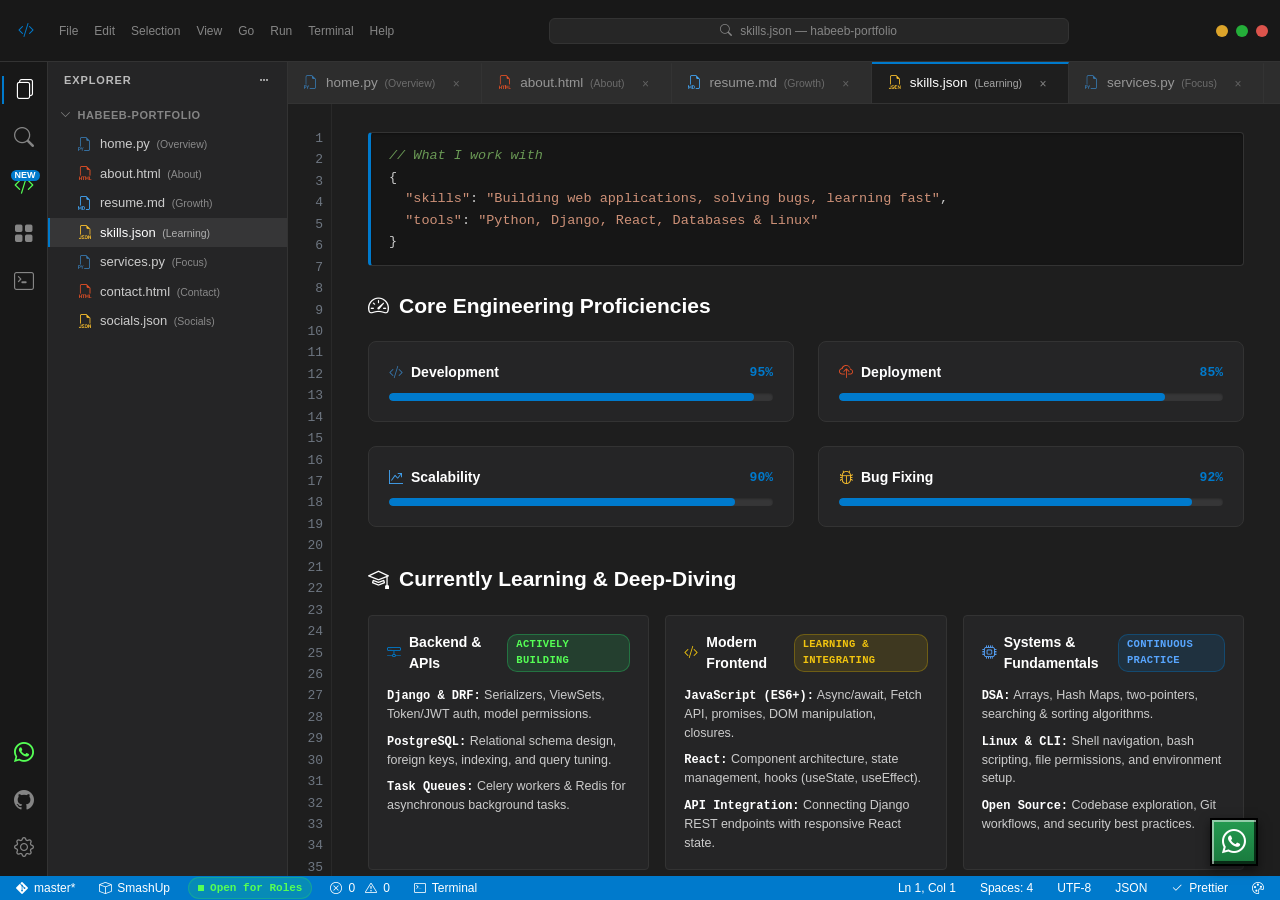
<file: skills.html>
<!DOCTYPE html>
<html lang="en">

<head>
  <!-- Google tag (gtag.js) -->
  <script async src="https://www.googletagmanager.com/gtag/js?id=G-CX2B9TBY50"></script>
  <script>
    window.dataLayer = window.dataLayer || [];
    function gtag(){dataLayer.push(arguments);}
    gtag('js', new Date());

    gtag('config', 'G-CX2B9TBY50');
  </script>
  <meta charset="utf-8">
  <meta content="width=device-width, initial-scale=1.0" name="viewport">
  <title>Things I Build With</title>
  <meta name="description" content="Habeeb P is a full stack developer from Palakkad, Kerala specializing in Python, Django, React, PostgreSQL, Docker, Celery, Redis, and RabbitMQ.">
  <meta name="keywords" content="Habeeb, Habeeb P, full stack developer, Python Django developer, React developer, PostgreSQL, Redis, Celery, SmashUp, web developer Kerala, VS Code portfolio">
  <link rel="canonical" href="https://habeeiiyy.in/skills.html">

  <!-- Open Graph -->
  <meta property="og:title" content="Habeeb P - Python Django &amp; React Full Stack Developer">
  <meta property="og:description" content="Scalable web solutions powered by Django, React, PgSQL, Docker, Celery, and Redis.">
  <meta property="og:type" content="website">
  <meta property="og:url" content="https://habeeiiyy.in/">
  <meta property="og:image" content="assets/img/pic1.jpg">

  <!-- Favicon -->
  <link href="assets/img/pic1.jpg" rel="icon" type="image/jpeg">

  <!-- Bootstrap Icons & VS Code Theme -->
  <link href="assets/vendor/bootstrap-icons/bootstrap-icons.min.css" rel="stylesheet">
  <link href="assets/css/vscode-theme.css" rel="stylesheet">
</head>

<body>

  <a class="visually-hidden" href="#editor-main-content" style="position:absolute;left:-9999px;top:auto;width:1px;height:1px;overflow:hidden;">Skip to content</a>

  <!-- Complete Visual Studio Code Window -->
  <div class="vscode-window">

    <!-- Top Title Bar -->
    <header class="vscode-titlebar" aria-label="Visual Studio Code Title Bar">
      <div class="titlebar-left">
        <button type="button" class="vscode-logo" onclick="window.switchFile('skills.json')" title="Visual Studio Code" style="background:none;border:none;cursor:pointer;" aria-label="Home">
          <i class="bi bi-code-slash"></i>
        </button>
        <nav class="titlebar-menus" aria-label="Window Menu">
          <button type="button" class="titlebar-menu-item" onclick="window.switchFile('skills.json')">File</button>
          <button type="button" class="titlebar-menu-item" onclick="window.switchFile('skills.json')">Edit</button>
          <button type="button" class="titlebar-menu-item" onclick="window.switchFile('skills.json')">Selection</button>
          <button type="button" class="titlebar-menu-item" onclick="window.switchFile('skills.json')">View</button>
          <button type="button" class="titlebar-menu-item" onclick="window.switchFile('skills.json')">Go</button>
          <button type="button" class="titlebar-menu-item" onclick="window.toggleTerminal()">Run</button>
          <button type="button" class="titlebar-menu-item" onclick="window.toggleTerminal()">Terminal</button>
          <button type="button" class="titlebar-menu-item" onclick="window.switchFile('skills.json')">Help</button>
        </nav>
      </div>

      <div class="titlebar-center">
        <div class="titlebar-search-box" onclick="window.switchFile('skills.json')" role="button" tabindex="0" aria-label="Search or jump to file">
          <i class="bi bi-search" aria-hidden="true"></i>
          <span>skills.json &mdash; habeeb-portfolio</span>
        </div>
      </div>

      <div class="titlebar-right">
        <div class="titlebar-controls" aria-hidden="true">
          <span class="window-control-btn min" title="Minimize"></span>
          <span class="window-control-btn max" title="Maximize"></span>
          <span class="window-control-btn close" title="Close"></span>
        </div>
      </div>
    </header>

    <!-- Main Workbench Layout -->
    <div class="vscode-workbench">

      <div class="sidebar-backdrop" aria-hidden="true"></div>

      <!-- Activity Bar (Left vertical strip) -->
      <aside class="vscode-activitybar" aria-label="Activity Bar">
        <div class="activitybar-top">
          <button type="button" id="activity-explorer-btn" class="activity-btn active" title="Explorer (Ctrl+B)" aria-label="Explorer">
            <i class="bi bi-files" aria-hidden="true"></i>
          </button>
          <button type="button" class="activity-btn" title="Search Files" aria-label="Search" onclick="window.switchFile('skills.json')">
            <i class="bi bi-search" aria-hidden="true"></i>
          </button>
          <button type="button" class="activity-btn" title="Ongoing Project: SmashUp" aria-label="SmashUp Repo" onclick="window.open('https://github.com/habeeiiyy/SmashUp', '_blank', 'noopener,noreferrer')">
            <i class="bi bi-code-slash" style="color: #55ff55;" aria-hidden="true"></i>
            <span class="activity-badge">NEW</span>
          </button>
          <button type="button" class="activity-btn" title="Services &amp; Scalability" aria-label="Services" onclick="window.switchFile('skills.json')">
            <i class="bi bi-grid-fill" aria-hidden="true"></i>
          </button>
          <button type="button" id="activity-terminal-btn" class="activity-btn" title="Interactive Terminal (Ctrl+`)" aria-label="Terminal">
            <i class="bi bi-terminal" aria-hidden="true"></i>
          </button>
        </div>

        <div class="activitybar-bottom">
          <a href="https://wa.me/919497844660" target="_blank" rel="noopener noreferrer" class="activity-btn" title="WhatsApp Direct Chat" aria-label="WhatsApp">
            <i class="bi bi-whatsapp" style="color: #55ff55;" aria-hidden="true"></i>
          </a>
          <a href="https://github.com/habeeiiyy" target="_blank" rel="noopener noreferrer" class="activity-btn" title="Habeeb on GitHub" aria-label="GitHub Profile">
            <i class="bi bi-github" aria-hidden="true"></i>
          </a>
          <button type="button" id="activity-settings-btn" class="activity-btn" title="Theme &amp; Settings" aria-label="Settings">
            <i class="bi bi-gear" aria-hidden="true"></i>
          </button>
        </div>
      </aside>

      <!-- Sidebar (File Explorer) -->
      <nav class="vscode-sidebar" aria-label="File Explorer">
        <div class="sidebar-header">
          <span>Explorer</span>
          <i class="bi bi-three-dots" aria-hidden="true"></i>
        </div>

        <div class="sidebar-content">
          <div class="explorer-section-title" onclick="window.toggleSidebarDesktop()">
            <i class="bi bi-chevron-down" aria-hidden="true"></i>
            <span>HABEEB-PORTFOLIO</span>
          </div>

          <ul class="explorer-list" role="tree">
            <li role="none">
              <a href="index.html" class="explorer-item" data-file="home.py" role="treeitem">
                <i class="bi bi-filetype-py file-icon icon-py" aria-hidden="true"></i>
                <span>home.py <span class="tab-hint">(Overview)</span></span>
              </a>
            </li>
            <li role="none">
              <a href="about.html" class="explorer-item" data-file="about.html" role="treeitem">
                <i class="bi bi-filetype-html file-icon icon-html" aria-hidden="true"></i>
                <span>about.html <span class="tab-hint">(About)</span></span>
              </a>
            </li>
            <li role="none">
              <a href="resume.html" class="explorer-item" data-file="resume.md" role="treeitem">
                <i class="bi bi-filetype-md file-icon icon-md" aria-hidden="true"></i>
                <span>resume.md <span class="tab-hint">(Growth)</span></span>
              </a>
            </li>
            <li role="none">
              <a href="skills.html" class="explorer-item active" data-file="skills.json" role="treeitem">
                <i class="bi bi-filetype-json file-icon icon-json" aria-hidden="true"></i>
                <span>skills.json <span class="tab-hint">(Learning)</span></span>
              </a>
            </li>
            <li role="none">
              <a href="services.html" class="explorer-item" data-file="services.py" role="treeitem">
                <i class="bi bi-filetype-py file-icon icon-py" aria-hidden="true"></i>
                <span>services.py <span class="tab-hint">(Focus)</span></span>
              </a>
            </li>
            <li role="none">
              <a href="contact.html" class="explorer-item" data-file="contact.html" role="treeitem">
                <i class="bi bi-filetype-html file-icon icon-html" aria-hidden="true"></i>
                <span>contact.html <span class="tab-hint">(Contact)</span></span>
              </a>
            </li>
            <li role="none">
              <a href="socials.html" class="explorer-item" data-file="socials.json" role="treeitem">
                <i class="bi bi-filetype-json file-icon icon-json" aria-hidden="true"></i>
                <span>socials.json <span class="tab-hint">(Socials)</span></span>
              </a>
            </li>
          </ul>
        </div>
      </nav>

      <!-- Editor Main Container -->
      <main id="editor-main-content" class="vscode-editor">

        <div class="vscode-tabs-bar" role="tablist" aria-label="Editor Tabs">
          <a href="index.html" class="editor-tab" data-file="home.py" role="tab" aria-selected="false" id="tab-home">
            <i class="bi bi-filetype-py file-icon icon-py" aria-hidden="true"></i>
            <span>home.py <span class="tab-hint">(Overview)</span></span>
            <span class="tab-close" title="Close tab">&times;</span>
          </a>
          <a href="about.html" class="editor-tab" data-file="about.html" role="tab" aria-selected="false" id="tab-about">
            <i class="bi bi-filetype-html file-icon icon-html" aria-hidden="true"></i>
            <span>about.html <span class="tab-hint">(About)</span></span>
            <span class="tab-close" title="Close tab">&times;</span>
          </a>
          <a href="resume.html" class="editor-tab" data-file="resume.md" role="tab" aria-selected="false" id="tab-resume">
            <i class="bi bi-filetype-md file-icon icon-md" aria-hidden="true"></i>
            <span>resume.md <span class="tab-hint">(Growth)</span></span>
            <span class="tab-close" title="Close tab">&times;</span>
          </a>
          <a href="skills.html" class="editor-tab active" data-file="skills.json" role="tab" aria-selected="true" id="tab-skills">
            <i class="bi bi-filetype-json file-icon icon-json" aria-hidden="true"></i>
            <span>skills.json <span class="tab-hint">(Learning)</span></span>
            <span class="tab-close" title="Close tab">&times;</span>
          </a>
          <a href="services.html" class="editor-tab" data-file="services.py" role="tab" aria-selected="false" id="tab-services">
            <i class="bi bi-filetype-py file-icon icon-py" aria-hidden="true"></i>
            <span>services.py <span class="tab-hint">(Focus)</span></span>
            <span class="tab-close" title="Close tab">&times;</span>
          </a>
          <a href="contact.html" class="editor-tab" data-file="contact.html" role="tab" aria-selected="false" id="tab-contact">
            <i class="bi bi-filetype-html file-icon icon-html" aria-hidden="true"></i>
            <span>contact.html <span class="tab-hint">(Contact)</span></span>
            <span class="tab-close" title="Close tab">&times;</span>
          </a>
          <a href="socials.html" class="editor-tab" data-file="socials.json" role="tab" aria-selected="false" id="tab-socials">
            <i class="bi bi-filetype-json file-icon icon-json" aria-hidden="true"></i>
            <span>socials.json <span class="tab-hint">(Socials)</span></span>
            <span class="tab-close" title="Close tab">&times;</span>
          </a>
        </div>

        <!-- Editor Body (Gutter + Scrollable Content) -->
        <div class="vscode-editor-body">

          <!-- Line numbers gutter -->
          <div class="vscode-gutter" aria-hidden="true">
            1<br>
            2<br>
            3<br>
            4<br>
            5<br>
            6<br>
            7<br>
            8<br>
            9<br>
            10<br>
            11<br>
            12<br>
            13<br>
            14<br>
            15<br>
            16<br>
            17<br>
            18<br>
            19<br>
            20<br>
            21<br>
            22<br>
            23<br>
            24<br>
            25<br>
            26<br>
            27<br>
            28<br>
            29<br>
            30<br>
            31<br>
            32<br>
            33<br>
            34<br>
            35<br>
            36<br>
            37<br>
            38<br>
            39<br>
            40<br>
            41<br>
            42<br>
            43<br>
            44<br>
            45<br>
            46<br>
            47<br>
            48<br>
            49<br>
            50<br>
            51<br>
            52<br>
            53<br>
            54<br>
            55<br>
            56<br>
            57<br>
            58<br>
            59<br>
            60
          </div>

          <!-- Scrollable Content Views -->
          <div class="vscode-content-scroll">

            <!-- ================= VIEW 4: skills.json ================= -->
            <section id="view-skills" class="tab-view active" role="tabpanel" aria-labelledby="tab-skills">
              <div class="code-banner">
                <span class="syn-cm">// What I work with</span><br>
                {<br>
                &nbsp;&nbsp;<span class="syn-str">"skills"</span>: <span class="syn-str">"Building web applications, solving bugs, learning fast"</span>,<br>
                &nbsp;&nbsp;<span class="syn-str">"tools"</span>: <span class="syn-str">"Python, Django, React, Databases &amp; Linux"</span><br>
                }
              </div>

              <h2 class="section-h2">
                <i class="bi bi-speedometer2" aria-hidden="true"></i>
                <span>Core Engineering Proficiencies</span>
              </h2>

              <div class="skills-container">
                <div class="skill-card">
                  <div class="skill-header">
                    <span class="skill-name"><i class="bi bi-code-slash icon-py" aria-hidden="true"></i> Development</span>
                    <span class="skill-percent">95%</span>
                  </div>
                  <div class="skill-track">
                    <div class="skill-bar" data-value="95" style="width: 95%;"></div>
                  </div>
                </div>

                <div class="skill-card">
                  <div class="skill-header">
                    <span class="skill-name"><i class="bi bi-cloud-upload icon-html" aria-hidden="true"></i> Deployment</span>
                    <span class="skill-percent">85%</span>
                  </div>
                  <div class="skill-track">
                    <div class="skill-bar" data-value="85" style="width: 85%;"></div>
                  </div>
                </div>

                <div class="skill-card">
                  <div class="skill-header">
                    <span class="skill-name"><i class="bi bi-graph-up-arrow icon-md" aria-hidden="true"></i> Scalability</span>
                    <span class="skill-percent">90%</span>
                  </div>
                  <div class="skill-track">
                    <div class="skill-bar" data-value="90" style="width: 90%;"></div>
                  </div>
                </div>

                <div class="skill-card">
                  <div class="skill-header">
                    <span class="skill-name"><i class="bi bi-bug icon-json" aria-hidden="true"></i> Bug Fixing</span>
                    <span class="skill-percent">92%</span>
                  </div>
                  <div class="skill-track">
                    <div class="skill-bar" data-value="92" style="width: 92%;"></div>
                  </div>
                </div>
              </div>

              <!-- Currently Learning Focus Section -->
              <h2 class="section-h2" style="margin-top: 36px;">
                <i class="bi bi-mortarboard" aria-hidden="true"></i>
                <span>Currently Learning &amp; Deep-Diving</span>
              </h2>

              <div class="learning-grid">
                <div class="learning-card">
                  <div class="learning-card-header">
                    <div class="learning-card-title"><i class="bi bi-hdd-network" style="color:var(--accent);"></i> Backend &amp; APIs</div>
                    <span class="learning-chip chip-building">Actively Building</span>
                  </div>
                  <ul class="learning-topics-list">
                    <li class="learning-topic-item"><strong>Django &amp; DRF:</strong> Serializers, ViewSets, Token/JWT auth, model permissions.</li>
                    <li class="learning-topic-item"><strong>PostgreSQL:</strong> Relational schema design, foreign keys, indexing, and query tuning.</li>
                    <li class="learning-topic-item"><strong>Task Queues:</strong> Celery workers &amp; Redis for asynchronous background tasks.</li>
                  </ul>
                </div>

                <div class="learning-card">
                  <div class="learning-card-header">
                    <div class="learning-card-title"><i class="bi bi-code-slash" style="color:#f1c40f;"></i> Modern Frontend</div>
                    <span class="learning-chip chip-integrating">Learning &amp; Integrating</span>
                  </div>
                  <ul class="learning-topics-list">
                    <li class="learning-topic-item"><strong>JavaScript (ES6+):</strong> Async/await, Fetch API, promises, DOM manipulation, closures.</li>
                    <li class="learning-topic-item"><strong>React:</strong> Component architecture, state management, hooks (useState, useEffect).</li>
                    <li class="learning-topic-item"><strong>API Integration:</strong> Connecting Django REST endpoints with responsive React state.</li>
                  </ul>
                </div>

                <div class="learning-card">
                  <div class="learning-card-header">
                    <div class="learning-card-title"><i class="bi bi-cpu" style="color:#58a6ff;"></i> Systems &amp; Fundamentals</div>
                    <span class="learning-chip chip-practice">Continuous Practice</span>
                  </div>
                  <ul class="learning-topics-list">
                    <li class="learning-topic-item"><strong>DSA:</strong> Arrays, Hash Maps, two-pointers, searching &amp; sorting algorithms.</li>
                    <li class="learning-topic-item"><strong>Linux &amp; CLI:</strong> Shell navigation, bash scripting, file permissions, and environment setup.</li>
                    <li class="learning-topic-item"><strong>Open Source:</strong> Codebase exploration, Git workflows, and security best practices.</li>
                  </ul>
                </div>
              </div>
            </section>

          </div>
        </div>

        <!-- Collapsible Bottom Terminal Panel -->
        <div class="vscode-panel collapsed" aria-label="Terminal Drawer">
          <div class="panel-header">
            <div class="panel-tabs">
              <button type="button" class="panel-tab active">Terminal</button>
              <button type="button" class="panel-tab" onclick="window.switchFile('skills.json')">Problems (0)</button>
              <button type="button" class="panel-tab" onclick="window.switchFile('resume.md')">Output</button>
              <button type="button" class="panel-tab" onclick="window.switchFile('services.py')">Debug Console</button>
            </div>
            <div class="panel-controls">
              <button type="button" id="panel-close-btn" class="panel-btn" title="Close Panel" aria-label="Close terminal">&times;</button>
            </div>
          </div>
          <div class="panel-body">
            <div id="terminal-history" class="terminal-history">Habeeb P Developer Environment initialized [Version 2.0].
Type 'help' to see available commands or type 'about', 'skills', 'smashup', 'experience', 'education', 'services', 'contact', 'whatsapp', 'clear'.
</div>
            <div class="terminal-input-row">
              <span class="terminal-prompt">habeeb@portfolio:~$</span>
              <input type="text" id="terminal-input" class="terminal-input" placeholder="Type a command and press Enter..." autocomplete="off" spellcheck="false" aria-label="Terminal Command Input">
            </div>
          </div>
        </div>

      </main>

    </div>

    <!-- Bottom Status Bar -->
    <footer class="vscode-statusbar" aria-label="Status Bar">
      <div class="statusbar-left">
        <a href="https://github.com/habeeiiyy/portfolio" target="_blank" rel="noopener noreferrer" class="statusbar-item" title="Git Branch: master">
          <i class="bi bi-git" aria-hidden="true"></i>
          <span>master*</span>
        </a>
        <a href="https://github.com/habeeiiyy/SmashUp" target="_blank" rel="noopener noreferrer" class="statusbar-item" title="Active Repo: SmashUp">
          <i class="bi bi-box" aria-hidden="true"></i>
          <span>SmashUp</span>
        </a>
        <a href="contact.html" class="statusbar-recruiter-pill" title="Recruiter Status: Open for Junior Roles &amp; Internships"><span class="status-dot" style="width:6px;height:6px;background-color:#55ff55;"></span> <span>Open for Roles</span></a>
        <button type="button" class="statusbar-item" title="0 Errors, 0 Warnings" aria-label="Problems">
          <i class="bi bi-x-circle" aria-hidden="true"></i> <span>0</span>
          <i class="bi bi-exclamation-triangle" aria-hidden="true" style="margin-left: 4px;"></i> <span>0</span>
        </button>
        <button type="button" id="statusbar-terminal-toggle" class="statusbar-item" title="Toggle Terminal Drawer" aria-label="Toggle Terminal">
          <i class="bi bi-terminal" aria-hidden="true"></i> <span>Terminal</span>
        </button>
      </div>

      <div class="statusbar-right">
        <span class="statusbar-item hide-on-mobile">Ln 1, Col 1</span>
        <span class="statusbar-item hide-on-mobile">Spaces: 4</span>
        <span class="statusbar-item hide-on-mobile">UTF-8</span>
        <span class="statusbar-item" id="statusbar-lang">JSON</span>
        <span class="statusbar-item hide-on-mobile"><i class="bi bi-check2" aria-hidden="true"></i> Prettier</span>
        <button type="button" class="statusbar-item" title="Theme Selector" onclick="window.showThemeModal()">
          <i class="bi bi-palette" aria-hidden="true"></i>
        </button>
      </div>
    </footer>

  </div>

  <!-- Floating WhatsApp Action Button -->
  <div class="fab-whatsapp" aria-label="Chat on WhatsApp">
    <a href="https://wa.me/919497844660" target="_blank" rel="noopener noreferrer" class="fab-btn" title="Chat on WhatsApp" aria-label="Chat on WhatsApp">
      <i class="bi bi-whatsapp" aria-hidden="true"></i>
    </a>
    <span class="fab-label">Chat on WhatsApp</span>
  </div>

  <!-- Theme Selector Modal -->
  <div id="theme-selector-modal" class="vscode-modal-overlay" role="dialog" aria-modal="true" aria-labelledby="theme-modal-title">
    <div class="vscode-modal-dialog">
      <div class="modal-header">
        <h3 id="theme-modal-title">
          <i class="bi bi-palette" aria-hidden="true"></i>
          <span>Select VS Code Color Theme</span>
        </h3>
        <button type="button" class="modal-close-btn" aria-label="Close theme selector">&times;</button>
      </div>
      <div class="modal-body">
        <p style="margin-top: 0;">Choose your preferred IDE visual theme:</p>
        <div style="display: flex; flex-direction: column; gap: 8px;">
          <button type="button" class="btn-vscode-secondary theme-option-btn" data-theme="dark" style="justify-content: flex-start;">
            <i class="bi bi-circle-fill" style="color: #1e1e1e;" aria-hidden="true"></i>
            <span style="margin-left: 8px;">VS Code Dark Modern (Default)</span>
          </button>
          <button type="button" class="btn-vscode-secondary theme-option-btn" data-theme="github-dark" style="justify-content: flex-start;">
            <i class="bi bi-circle-fill" style="color: #0d1117;" aria-hidden="true"></i>
            <span style="margin-left: 8px;">GitHub Dark</span>
          </button>
          <button type="button" class="btn-vscode-secondary theme-option-btn" data-theme="dracula" style="justify-content: flex-start;">
            <i class="bi bi-circle-fill" style="color: #bd93f9;" aria-hidden="true"></i>
            <span style="margin-left: 8px;">Dracula</span>
          </button>
          <button type="button" class="btn-vscode-secondary theme-option-btn" data-theme="one-dark" style="justify-content: flex-start;">
            <i class="bi bi-circle-fill" style="color: #61afef;" aria-hidden="true"></i>
            <span style="margin-left: 8px;">One Dark Pro</span>
          </button>
          <button type="button" class="btn-vscode-secondary theme-option-btn" data-theme="light" style="justify-content: flex-start;">
            <i class="bi bi-circle-fill" style="color: #f3f3f3;" aria-hidden="true"></i>
            <span style="margin-left: 8px;">VS Code Light</span>
          </button>
        </div>
      </div>
      <div class="modal-footer">
        <button type="button" class="btn-vscode-secondary modal-close-btn">Close</button>
      </div>
    </div>
  </div>

  <!-- Scripts -->
  <script src="assets/js/config.js"></script>
  <script src="assets/js/vscode-app.js"></script>
</body>

</html>
</file>
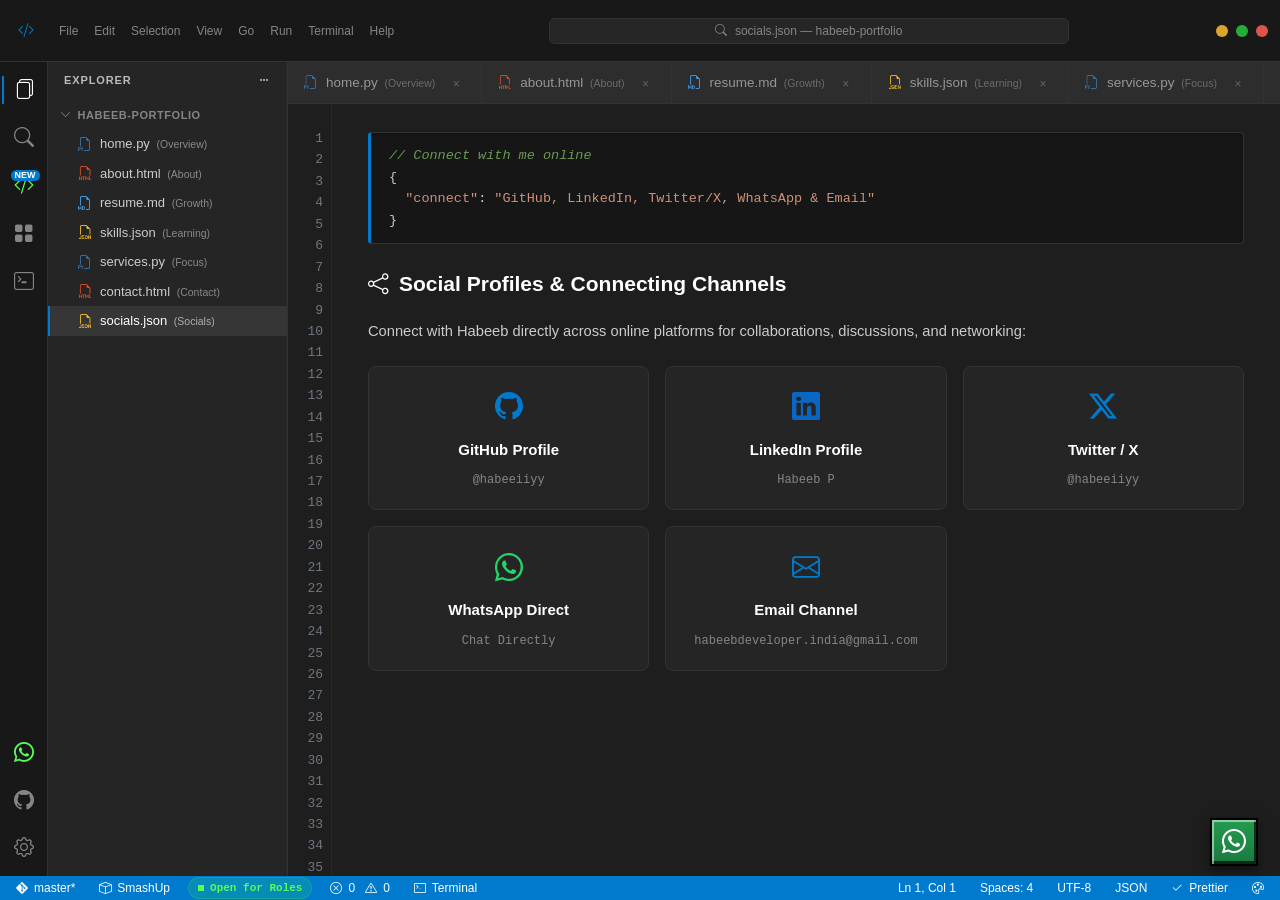
<file: socials.html>
<!DOCTYPE html>
<html lang="en">

<head>
  <!-- Google tag (gtag.js) -->
  <script async src="https://www.googletagmanager.com/gtag/js?id=G-CX2B9TBY50"></script>
  <script>
    window.dataLayer = window.dataLayer || [];
    function gtag(){dataLayer.push(arguments);}
    gtag('js', new Date());

    gtag('config', 'G-CX2B9TBY50');
  </script>
  <meta charset="utf-8">
  <meta content="width=device-width, initial-scale=1.0" name="viewport">
  <title>Find Me Out There</title>
  <meta name="description" content="Habeeb P is a full stack developer from Palakkad, Kerala specializing in Python, Django, React, PostgreSQL, Docker, Celery, Redis, and RabbitMQ.">
  <meta name="keywords" content="Habeeb, Habeeb P, full stack developer, Python Django developer, React developer, PostgreSQL, Redis, Celery, SmashUp, web developer Kerala, VS Code portfolio">
  <link rel="canonical" href="https://habeeiiyy.in/socials.html">

  <!-- Open Graph -->
  <meta property="og:title" content="Habeeb P - Python Django &amp; React Full Stack Developer">
  <meta property="og:description" content="Scalable web solutions powered by Django, React, PgSQL, Docker, Celery, and Redis.">
  <meta property="og:type" content="website">
  <meta property="og:url" content="https://habeeiiyy.in/">
  <meta property="og:image" content="assets/img/pic1.jpg">

  <!-- Favicon -->
  <link href="assets/img/pic1.jpg" rel="icon" type="image/jpeg">

  <!-- Bootstrap Icons & VS Code Theme -->
  <link href="assets/vendor/bootstrap-icons/bootstrap-icons.min.css" rel="stylesheet">
  <link href="assets/css/vscode-theme.css" rel="stylesheet">
</head>

<body>

  <a class="visually-hidden" href="#editor-main-content" style="position:absolute;left:-9999px;top:auto;width:1px;height:1px;overflow:hidden;">Skip to content</a>

  <!-- Complete Visual Studio Code Window -->
  <div class="vscode-window">

    <!-- Top Title Bar -->
    <header class="vscode-titlebar" aria-label="Visual Studio Code Title Bar">
      <div class="titlebar-left">
        <button type="button" class="vscode-logo" onclick="window.switchFile('socials.json')" title="Visual Studio Code" style="background:none;border:none;cursor:pointer;" aria-label="Home">
          <i class="bi bi-code-slash"></i>
        </button>
        <nav class="titlebar-menus" aria-label="Window Menu">
          <button type="button" class="titlebar-menu-item" onclick="window.switchFile('socials.json')">File</button>
          <button type="button" class="titlebar-menu-item" onclick="window.switchFile('socials.json')">Edit</button>
          <button type="button" class="titlebar-menu-item" onclick="window.switchFile('socials.json')">Selection</button>
          <button type="button" class="titlebar-menu-item" onclick="window.switchFile('socials.json')">View</button>
          <button type="button" class="titlebar-menu-item" onclick="window.switchFile('socials.json')">Go</button>
          <button type="button" class="titlebar-menu-item" onclick="window.toggleTerminal()">Run</button>
          <button type="button" class="titlebar-menu-item" onclick="window.toggleTerminal()">Terminal</button>
          <button type="button" class="titlebar-menu-item" onclick="window.switchFile('socials.json')">Help</button>
        </nav>
      </div>

      <div class="titlebar-center">
        <div class="titlebar-search-box" onclick="window.switchFile('socials.json')" role="button" tabindex="0" aria-label="Search or jump to file">
          <i class="bi bi-search" aria-hidden="true"></i>
          <span>socials.json &mdash; habeeb-portfolio</span>
        </div>
      </div>

      <div class="titlebar-right">
        <div class="titlebar-controls" aria-hidden="true">
          <span class="window-control-btn min" title="Minimize"></span>
          <span class="window-control-btn max" title="Maximize"></span>
          <span class="window-control-btn close" title="Close"></span>
        </div>
      </div>
    </header>

    <!-- Main Workbench Layout -->
    <div class="vscode-workbench">

      <div class="sidebar-backdrop" aria-hidden="true"></div>

      <!-- Activity Bar (Left vertical strip) -->
      <aside class="vscode-activitybar" aria-label="Activity Bar">
        <div class="activitybar-top">
          <button type="button" id="activity-explorer-btn" class="activity-btn active" title="Explorer (Ctrl+B)" aria-label="Explorer">
            <i class="bi bi-files" aria-hidden="true"></i>
          </button>
          <button type="button" class="activity-btn" title="Search Files" aria-label="Search" onclick="window.switchFile('socials.json')">
            <i class="bi bi-search" aria-hidden="true"></i>
          </button>
          <button type="button" class="activity-btn" title="Ongoing Project: SmashUp" aria-label="SmashUp Repo" onclick="window.open('https://github.com/habeeiiyy/SmashUp', '_blank', 'noopener,noreferrer')">
            <i class="bi bi-code-slash" style="color: #55ff55;" aria-hidden="true"></i>
            <span class="activity-badge">NEW</span>
          </button>
          <button type="button" class="activity-btn" title="Services &amp; Scalability" aria-label="Services" onclick="window.switchFile('socials.json')">
            <i class="bi bi-grid-fill" aria-hidden="true"></i>
          </button>
          <button type="button" id="activity-terminal-btn" class="activity-btn" title="Interactive Terminal (Ctrl+`)" aria-label="Terminal">
            <i class="bi bi-terminal" aria-hidden="true"></i>
          </button>
        </div>

        <div class="activitybar-bottom">
          <a href="https://wa.me/919497844660" target="_blank" rel="noopener noreferrer" class="activity-btn" title="WhatsApp Direct Chat" aria-label="WhatsApp">
            <i class="bi bi-whatsapp" style="color: #55ff55;" aria-hidden="true"></i>
          </a>
          <a href="https://github.com/habeeiiyy" target="_blank" rel="noopener noreferrer" class="activity-btn" title="Habeeb on GitHub" aria-label="GitHub Profile">
            <i class="bi bi-github" aria-hidden="true"></i>
          </a>
          <button type="button" id="activity-settings-btn" class="activity-btn" title="Theme &amp; Settings" aria-label="Settings">
            <i class="bi bi-gear" aria-hidden="true"></i>
          </button>
        </div>
      </aside>

      <!-- Sidebar (File Explorer) -->
      <nav class="vscode-sidebar" aria-label="File Explorer">
        <div class="sidebar-header">
          <span>Explorer</span>
          <i class="bi bi-three-dots" aria-hidden="true"></i>
        </div>

        <div class="sidebar-content">
          <div class="explorer-section-title" onclick="window.toggleSidebarDesktop()">
            <i class="bi bi-chevron-down" aria-hidden="true"></i>
            <span>HABEEB-PORTFOLIO</span>
          </div>

          <ul class="explorer-list" role="tree">
            <li role="none">
              <a href="index.html" class="explorer-item" data-file="home.py" role="treeitem">
                <i class="bi bi-filetype-py file-icon icon-py" aria-hidden="true"></i>
                <span>home.py <span class="tab-hint">(Overview)</span></span>
              </a>
            </li>
            <li role="none">
              <a href="about.html" class="explorer-item" data-file="about.html" role="treeitem">
                <i class="bi bi-filetype-html file-icon icon-html" aria-hidden="true"></i>
                <span>about.html <span class="tab-hint">(About)</span></span>
              </a>
            </li>
            <li role="none">
              <a href="resume.html" class="explorer-item" data-file="resume.md" role="treeitem">
                <i class="bi bi-filetype-md file-icon icon-md" aria-hidden="true"></i>
                <span>resume.md <span class="tab-hint">(Growth)</span></span>
              </a>
            </li>
            <li role="none">
              <a href="skills.html" class="explorer-item" data-file="skills.json" role="treeitem">
                <i class="bi bi-filetype-json file-icon icon-json" aria-hidden="true"></i>
                <span>skills.json <span class="tab-hint">(Learning)</span></span>
              </a>
            </li>
            <li role="none">
              <a href="services.html" class="explorer-item" data-file="services.py" role="treeitem">
                <i class="bi bi-filetype-py file-icon icon-py" aria-hidden="true"></i>
                <span>services.py <span class="tab-hint">(Focus)</span></span>
              </a>
            </li>
            <li role="none">
              <a href="contact.html" class="explorer-item" data-file="contact.html" role="treeitem">
                <i class="bi bi-filetype-html file-icon icon-html" aria-hidden="true"></i>
                <span>contact.html <span class="tab-hint">(Contact)</span></span>
              </a>
            </li>
            <li role="none">
              <a href="socials.html" class="explorer-item active" data-file="socials.json" role="treeitem">
                <i class="bi bi-filetype-json file-icon icon-json" aria-hidden="true"></i>
                <span>socials.json <span class="tab-hint">(Socials)</span></span>
              </a>
            </li>
          </ul>
        </div>
      </nav>

      <!-- Editor Main Container -->
      <main id="editor-main-content" class="vscode-editor">

        <div class="vscode-tabs-bar" role="tablist" aria-label="Editor Tabs">
          <a href="index.html" class="editor-tab" data-file="home.py" role="tab" aria-selected="false" id="tab-home">
            <i class="bi bi-filetype-py file-icon icon-py" aria-hidden="true"></i>
            <span>home.py <span class="tab-hint">(Overview)</span></span>
            <span class="tab-close" title="Close tab">&times;</span>
          </a>
          <a href="about.html" class="editor-tab" data-file="about.html" role="tab" aria-selected="false" id="tab-about">
            <i class="bi bi-filetype-html file-icon icon-html" aria-hidden="true"></i>
            <span>about.html <span class="tab-hint">(About)</span></span>
            <span class="tab-close" title="Close tab">&times;</span>
          </a>
          <a href="resume.html" class="editor-tab" data-file="resume.md" role="tab" aria-selected="false" id="tab-resume">
            <i class="bi bi-filetype-md file-icon icon-md" aria-hidden="true"></i>
            <span>resume.md <span class="tab-hint">(Growth)</span></span>
            <span class="tab-close" title="Close tab">&times;</span>
          </a>
          <a href="skills.html" class="editor-tab" data-file="skills.json" role="tab" aria-selected="false" id="tab-skills">
            <i class="bi bi-filetype-json file-icon icon-json" aria-hidden="true"></i>
            <span>skills.json <span class="tab-hint">(Learning)</span></span>
            <span class="tab-close" title="Close tab">&times;</span>
          </a>
          <a href="services.html" class="editor-tab" data-file="services.py" role="tab" aria-selected="false" id="tab-services">
            <i class="bi bi-filetype-py file-icon icon-py" aria-hidden="true"></i>
            <span>services.py <span class="tab-hint">(Focus)</span></span>
            <span class="tab-close" title="Close tab">&times;</span>
          </a>
          <a href="contact.html" class="editor-tab" data-file="contact.html" role="tab" aria-selected="false" id="tab-contact">
            <i class="bi bi-filetype-html file-icon icon-html" aria-hidden="true"></i>
            <span>contact.html <span class="tab-hint">(Contact)</span></span>
            <span class="tab-close" title="Close tab">&times;</span>
          </a>
          <a href="socials.html" class="editor-tab active" data-file="socials.json" role="tab" aria-selected="true" id="tab-socials">
            <i class="bi bi-filetype-json file-icon icon-json" aria-hidden="true"></i>
            <span>socials.json <span class="tab-hint">(Socials)</span></span>
            <span class="tab-close" title="Close tab">&times;</span>
          </a>
        </div>

        <!-- Editor Body (Gutter + Scrollable Content) -->
        <div class="vscode-editor-body">

          <!-- Line numbers gutter -->
          <div class="vscode-gutter" aria-hidden="true">
            1<br>
            2<br>
            3<br>
            4<br>
            5<br>
            6<br>
            7<br>
            8<br>
            9<br>
            10<br>
            11<br>
            12<br>
            13<br>
            14<br>
            15<br>
            16<br>
            17<br>
            18<br>
            19<br>
            20<br>
            21<br>
            22<br>
            23<br>
            24<br>
            25<br>
            26<br>
            27<br>
            28<br>
            29<br>
            30<br>
            31<br>
            32<br>
            33<br>
            34<br>
            35<br>
            36<br>
            37<br>
            38<br>
            39<br>
            40
          </div>

          <!-- Scrollable Content Views -->
          <div class="vscode-content-scroll">

            <!-- ================= VIEW 7: socials.json ================= -->
            <section id="view-socials" class="tab-view active" role="tabpanel" aria-labelledby="tab-socials">
              <div class="code-banner">
                <span class="syn-cm">// Connect with me online</span><br>
                {<br>
                &nbsp;&nbsp;<span class="syn-str">"connect"</span>: <span class="syn-str">"GitHub, LinkedIn, Twitter/X, WhatsApp &amp; Email"</span><br>
                }
              </div>

              <h2 class="section-h2">
                <i class="bi bi-share" aria-hidden="true"></i>
                <span>Social Profiles &amp; Connecting Channels</span>
              </h2>

              <p style="font-size: 1.05rem; color: var(--text-main); margin-bottom: 24px;">
                Connect with Habeeb directly across online platforms for collaborations, discussions, and networking:
              </p>

              <div class="socials-cards-grid">
                <a href="https://github.com/habeeiiyy" target="_blank" rel="noopener noreferrer" class="social-card">
                  <i class="bi bi-github social-card-icon" aria-hidden="true"></i>
                  <div class="social-card-name">GitHub Profile</div>
                  <div class="social-card-handle">@habeeiiyy</div>
                </a>

                <a href="https://www.linkedin.com/in/habeeiiyy" target="_blank" rel="noopener noreferrer" class="social-card">
                  <i class="bi bi-linkedin social-card-icon" style="color: #0a66c2;" aria-hidden="true"></i>
                  <div class="social-card-name">LinkedIn Profile</div>
                  <div class="social-card-handle">Habeeb P</div>
                </a>

                <a href="https://twitter.com/habeeiiyy" target="_blank" rel="noopener noreferrer" class="social-card">
                  <i class="bi bi-twitter-x social-card-icon" aria-hidden="true"></i>
                  <div class="social-card-name">Twitter / X</div>
                  <div class="social-card-handle">@habeeiiyy</div>
                </a>

                <a href="https://wa.me/919497844660" target="_blank" rel="noopener noreferrer" class="social-card">
                  <i class="bi bi-whatsapp social-card-icon" style="color: #25d366;" aria-hidden="true"></i>
                  <div class="social-card-name">WhatsApp Direct</div>
                  <div class="social-card-handle">Chat Directly</div>
                </a>

                <a href="mailto:habeebdeveloper.india@gmail.com" class="social-card">
                  <i class="bi bi-envelope social-card-icon" style="color: var(--accent);" aria-hidden="true"></i>
                  <div class="social-card-name">Email Channel</div>
                  <div class="social-card-handle">habeebdeveloper.india@gmail.com</div>
                </a>
              </div>
            </section>

          </div>
        </div>

        <!-- Collapsible Bottom Terminal Panel -->
        <div class="vscode-panel collapsed" aria-label="Terminal Drawer">
          <div class="panel-header">
            <div class="panel-tabs">
              <button type="button" class="panel-tab active">Terminal</button>
              <button type="button" class="panel-tab" onclick="window.switchFile('skills.json')">Problems (0)</button>
              <button type="button" class="panel-tab" onclick="window.switchFile('resume.md')">Output</button>
              <button type="button" class="panel-tab" onclick="window.switchFile('services.py')">Debug Console</button>
            </div>
            <div class="panel-controls">
              <button type="button" id="panel-close-btn" class="panel-btn" title="Close Panel" aria-label="Close terminal">&times;</button>
            </div>
          </div>
          <div class="panel-body">
            <div id="terminal-history" class="terminal-history">Habeeb P Developer Environment initialized [Version 2.0].
Type 'help' to see available commands or type 'about', 'skills', 'smashup', 'experience', 'education', 'services', 'contact', 'whatsapp', 'clear'.
</div>
            <div class="terminal-input-row">
              <span class="terminal-prompt">habeeb@portfolio:~$</span>
              <input type="text" id="terminal-input" class="terminal-input" placeholder="Type a command and press Enter..." autocomplete="off" spellcheck="false" aria-label="Terminal Command Input">
            </div>
          </div>
        </div>

      </main>

    </div>

    <!-- Bottom Status Bar -->
    <footer class="vscode-statusbar" aria-label="Status Bar">
      <div class="statusbar-left">
        <a href="https://github.com/habeeiiyy/portfolio" target="_blank" rel="noopener noreferrer" class="statusbar-item" title="Git Branch: master">
          <i class="bi bi-git" aria-hidden="true"></i>
          <span>master*</span>
        </a>
        <a href="https://github.com/habeeiiyy/SmashUp" target="_blank" rel="noopener noreferrer" class="statusbar-item" title="Active Repo: SmashUp">
          <i class="bi bi-box" aria-hidden="true"></i>
          <span>SmashUp</span>
        </a>
        <a href="contact.html" class="statusbar-recruiter-pill" title="Recruiter Status: Open for Junior Roles &amp; Internships"><span class="status-dot" style="width:6px;height:6px;background-color:#55ff55;"></span> <span>Open for Roles</span></a>
        <button type="button" class="statusbar-item" title="0 Errors, 0 Warnings" aria-label="Problems">
          <i class="bi bi-x-circle" aria-hidden="true"></i> <span>0</span>
          <i class="bi bi-exclamation-triangle" aria-hidden="true" style="margin-left: 4px;"></i> <span>0</span>
        </button>
        <button type="button" id="statusbar-terminal-toggle" class="statusbar-item" title="Toggle Terminal Drawer" aria-label="Toggle Terminal">
          <i class="bi bi-terminal" aria-hidden="true"></i> <span>Terminal</span>
        </button>
      </div>

      <div class="statusbar-right">
        <span class="statusbar-item hide-on-mobile">Ln 1, Col 1</span>
        <span class="statusbar-item hide-on-mobile">Spaces: 4</span>
        <span class="statusbar-item hide-on-mobile">UTF-8</span>
        <span class="statusbar-item" id="statusbar-lang">JSON</span>
        <span class="statusbar-item hide-on-mobile"><i class="bi bi-check2" aria-hidden="true"></i> Prettier</span>
        <button type="button" class="statusbar-item" title="Theme Selector" onclick="window.showThemeModal()">
          <i class="bi bi-palette" aria-hidden="true"></i>
        </button>
      </div>
    </footer>

  </div>

  <!-- Floating WhatsApp Action Button -->
  <div class="fab-whatsapp" aria-label="Chat on WhatsApp">
    <a href="https://wa.me/919497844660" target="_blank" rel="noopener noreferrer" class="fab-btn" title="Chat on WhatsApp" aria-label="Chat on WhatsApp">
      <i class="bi bi-whatsapp" aria-hidden="true"></i>
    </a>
    <span class="fab-label">Chat on WhatsApp</span>
  </div>

  <!-- Theme Selector Modal -->
  <div id="theme-selector-modal" class="vscode-modal-overlay" role="dialog" aria-modal="true" aria-labelledby="theme-modal-title">
    <div class="vscode-modal-dialog">
      <div class="modal-header">
        <h3 id="theme-modal-title">
          <i class="bi bi-palette" aria-hidden="true"></i>
          <span>Select VS Code Color Theme</span>
        </h3>
        <button type="button" class="modal-close-btn" aria-label="Close theme selector">&times;</button>
      </div>
      <div class="modal-body">
        <p style="margin-top: 0;">Choose your preferred IDE visual theme:</p>
        <div style="display: flex; flex-direction: column; gap: 8px;">
          <button type="button" class="btn-vscode-secondary theme-option-btn" data-theme="dark" style="justify-content: flex-start;">
            <i class="bi bi-circle-fill" style="color: #1e1e1e;" aria-hidden="true"></i>
            <span style="margin-left: 8px;">VS Code Dark Modern (Default)</span>
          </button>
          <button type="button" class="btn-vscode-secondary theme-option-btn" data-theme="github-dark" style="justify-content: flex-start;">
            <i class="bi bi-circle-fill" style="color: #0d1117;" aria-hidden="true"></i>
            <span style="margin-left: 8px;">GitHub Dark</span>
          </button>
          <button type="button" class="btn-vscode-secondary theme-option-btn" data-theme="dracula" style="justify-content: flex-start;">
            <i class="bi bi-circle-fill" style="color: #bd93f9;" aria-hidden="true"></i>
            <span style="margin-left: 8px;">Dracula</span>
          </button>
          <button type="button" class="btn-vscode-secondary theme-option-btn" data-theme="one-dark" style="justify-content: flex-start;">
            <i class="bi bi-circle-fill" style="color: #61afef;" aria-hidden="true"></i>
            <span style="margin-left: 8px;">One Dark Pro</span>
          </button>
          <button type="button" class="btn-vscode-secondary theme-option-btn" data-theme="light" style="justify-content: flex-start;">
            <i class="bi bi-circle-fill" style="color: #f3f3f3;" aria-hidden="true"></i>
            <span style="margin-left: 8px;">VS Code Light</span>
          </button>
        </div>
      </div>
      <div class="modal-footer">
        <button type="button" class="btn-vscode-secondary modal-close-btn">Close</button>
      </div>
    </div>
  </div>

  <!-- Scripts -->
  <script src="assets/js/config.js"></script>
  <script src="assets/js/vscode-app.js"></script>
</body>

</html>
</file>
<file: assets/css/vscode-theme.css>
/* ==========================================================================
   VS CODE DEVELOPER THEME STYLESHEET
   Inspired by itsnitinr/vscode-portfolio
   Portfolio of Habeeb P - Python Django & React Full Stack Developer
   ========================================================================== */

:root {
  /* Default: VS Code Dark Modern */
  --bg-workbench: #1e1e1e;
  --bg-titlebar: #181818;
  --bg-activitybar: #181818;
  --activity-active: #ffffff;
  --activity-inactive: #858585;
  --bg-sidebar: #252526;
  --sidebar-header: #bbbbbb;
  --bg-tabs: #181818;
  --tab-active-bg: #1e1e1e;
  --tab-inactive-bg: #2d2d2d;
  --tab-active-text: #ffffff;
  --tab-inactive-text: #969696;
  --tab-border-top: #007acc;
  --bg-editor: #1e1e1e;
  --bg-card: #252526;
  --bg-card-hover: #2a2d2e;
  --bg-input: #3c3c3c;
  --bg-statusbar: #007acc;
  --fg-statusbar: #ffffff;
  --text-main: #cccccc;
  --text-bright: #ffffff;
  --text-muted: #858585;
  --border-color: #333333;
  --line-num: #6e7681;
  --accent: #007acc;
  --accent-hover: #1f8ad2;
  --accent-soft: rgba(0, 122, 204, 0.15);
  --success: #388a34;
  --warning: #cca700;
  --error: #f14c4c;
  --focus-ring: #007fd4;

  /* Code Syntax Palette */
  --syn-keyword: #c586c0;
  --syn-string: #ce9178;
  --syn-variable: #9cdcfe;
  --syn-func: #dcdcaa;
  --syn-class: #4ec9b0;
  --syn-comment: #6a9955;
  --syn-number: #b5cea8;
  --syn-tag: #569cd6;
  --syn-attr: #9cdcfe;

  /* Fonts */
  --font-code: "Consolas", "Fira Code", "Monaco", "Courier New", monospace;
  --font-ui: -apple-system, BlinkMacSystemFont, "Segoe UI", Roboto, "Helvetica Neue", Arial, sans-serif;

  /* Sizing */
  --titlebar-h: 62px;
  --activitybar-w: 48px;
  --sidebar-w: 240px;
  --tabsbar-h: 42px;
  --breadcrumbs-h: 26px;
  --statusbar-h: 24px;
}

/* Theme: GitHub Dark */
body[data-theme="github-dark"] {
  --bg-workbench: #0d1117;
  --bg-titlebar: #010409;
  --bg-activitybar: #010409;
  --bg-sidebar: #0d1117;
  --bg-tabs: #010409;
  --tab-active-bg: #0d1117;
  --tab-inactive-bg: #161b22;
  --tab-border-top: #f78166;
  --bg-editor: #0d1117;
  --bg-card: #161b22;
  --bg-card-hover: #21262d;
  --bg-input: #21262d;
  --bg-statusbar: #1f6feb;
  --fg-statusbar: #ffffff;
  --border-color: #30363d;
  --accent: #58a6ff;
  --accent-hover: #79c0ff;
  --accent-soft: rgba(88, 166, 255, 0.15);
}

/* Theme: Dracula */
body[data-theme="dracula"] {
  --bg-workbench: #282a36;
  --bg-titlebar: #191a21;
  --bg-activitybar: #191a21;
  --bg-sidebar: #21222c;
  --bg-tabs: #191a21;
  --tab-active-bg: #282a36;
  --tab-inactive-bg: #21222c;
  --tab-border-top: #bd93f9;
  --bg-editor: #282a36;
  --bg-card: #343746;
  --bg-card-hover: #44475a;
  --bg-input: #44475a;
  --bg-statusbar: #bd93f9;
  --fg-statusbar: #282a36;
  --border-color: #44475a;
  --accent: #bd93f9;
  --accent-hover: #ff79c6;
  --accent-soft: rgba(189, 147, 249, 0.2);
  --syn-keyword: #ff79c6;
  --syn-string: #f1fa8c;
  --syn-variable: #8be9fd;
  --syn-func: #50fa7b;
}

/* Theme: One Dark Pro */
body[data-theme="one-dark"] {
  --bg-workbench: #282c34;
  --bg-titlebar: #21252b;
  --bg-activitybar: #21252b;
  --bg-sidebar: #21252b;
  --bg-tabs: #21252b;
  --tab-active-bg: #282c34;
  --tab-inactive-bg: #21252b;
  --tab-border-top: #61afef;
  --bg-editor: #282c34;
  --bg-card: #2c313a;
  --bg-card-hover: #353b45;
  --bg-input: #3e4451;
  --bg-statusbar: #61afef;
  --fg-statusbar: #282c34;
  --border-color: #181a1f;
  --accent: #61afef;
  --accent-hover: #528bff;
  --syn-keyword: #c678dd;
  --syn-string: #98c379;
  --syn-variable: #e06c75;
  --syn-func: #61afef;
}

/* Theme: VS Code Light */
body[data-theme="light"] {
  --bg-workbench: #f3f3f3;
  --bg-titlebar: #dddddd;
  --bg-activitybar: #2c2c2c;
  --activity-active: #ffffff;
  --activity-inactive: #999999;
  --bg-sidebar: #f8f8f8;
  --sidebar-header: #333333;
  --bg-tabs: #ececec;
  --tab-active-bg: #ffffff;
  --tab-inactive-bg: #ececec;
  --tab-active-text: #333333;
  --tab-inactive-text: #666666;
  --tab-border-top: #007acc;
  --bg-editor: #ffffff;
  --bg-card: #f8f9fa;
  --bg-card-hover: #eeeeee;
  --bg-input: #ffffff;
  --bg-statusbar: #007acc;
  --fg-statusbar: #ffffff;
  --text-main: #333333;
  --text-bright: #111111;
  --text-muted: #666666;
  --border-color: #e0e0e0;
  --line-num: #999999;
  --accent: #007acc;
  --accent-hover: #005999;
  --syn-keyword: #af00db;
  --syn-string: #a31515;
  --syn-variable: #001080;
  --syn-func: #795e26;
  --syn-comment: #008000;
}

/* ==========================================================================
   Global Reset & Base Rules
   ========================================================================== */

*, *::before, *::after {
  box-sizing: border-box;
}

html, body {
  margin: 0;
  padding: 0;
  width: 100%;
  height: 100%;
  overflow: hidden; /* VS Code window handles scrolling internally */
  background-color: var(--bg-workbench);
  color: var(--text-main);
  font-family: var(--font-ui);
  font-size: 14px;
  line-height: 1.5;
  -webkit-font-smoothing: antialiased;
  -moz-osx-font-smoothing: grayscale;
}

/* Visual Studio Code Window Wrapper */
.vscode-window {
  display: flex;
  flex-direction: column;
  height: 100vh;
  width: 100vw;
  overflow: hidden;
  background-color: var(--bg-workbench);
}

/* Focus styles for keyboard accessibility */
a:focus-visible,
button:focus-visible,
input:focus-visible,
textarea:focus-visible,
select:focus-visible,
[tabindex]:focus-visible {
  outline: 2px solid var(--focus-ring);
  outline-offset: 2px;
}

/* ==========================================================================
   Top Title Bar
   ========================================================================== */

.vscode-titlebar {
  height: var(--titlebar-h);
  min-height: var(--titlebar-h);
  background-color: var(--bg-titlebar);
  border-bottom: 1px solid var(--border-color);
  display: flex;
  align-items: center;
  justify-content: space-between;
  padding: 0 12px;
  user-select: none;
  z-index: 100;
}

.titlebar-left {
  display: flex;
  align-items: center;
  gap: 12px;
}

.vscode-logo {
  display: flex;
  align-items: center;
  color: #007acc;
  font-size: 16px;
}

.titlebar-menus {
  display: flex;
  align-items: center;
  gap: 2px;
}

.titlebar-menu-item {
  background: none;
  border: none;
  color: var(--text-muted);
  font-size: 12px;
  padding: 4px 7px;
  border-radius: 4px;
  cursor: pointer;
  transition: background-color 0.15s, color 0.15s;
}

.titlebar-menu-item:hover,
.titlebar-menu-item:focus {
  background-color: rgba(255, 255, 255, 0.08);
  color: var(--text-bright);
}

.titlebar-center {
  flex: 1 1 auto;
  text-align: center;
  max-width: 520px;
  margin: 0 16px;
}

.titlebar-search-box {
  background-color: rgba(255, 255, 255, 0.06);
  border: 1px solid var(--border-color);
  border-radius: 6px;
  padding: 3px 12px;
  font-size: 12px;
  color: var(--text-muted);
  display: flex;
  align-items: center;
  justify-content: center;
  gap: 8px;
  cursor: pointer;
  transition: background-color 0.15s, border-color 0.15s;
}

.titlebar-search-box:hover {
  background-color: rgba(255, 255, 255, 0.1);
  border-color: var(--accent);
  color: var(--text-bright);
}

.titlebar-right {
  display: flex;
  align-items: center;
  gap: 12px;
}

.mobile-menu-toggle {
  display: none;
  background: none;
  border: none;
  color: var(--text-bright);
  font-size: 22px;
  cursor: pointer;
  width: 44px;
  height: 44px;
  padding: 0;
  border-radius: 6px;
  display: flex;
  align-items: center;
  justify-content: center;
  line-height: 1;
}

.titlebar-controls {
  display: flex;
  align-items: center;
  gap: 8px;
}

.window-control-btn {
  width: 12px;
  height: 12px;
  border-radius: 50%;
  display: inline-block;
  cursor: pointer;
  opacity: 0.85;
  transition: opacity 0.15s, transform 0.15s;
}

.window-control-btn:hover {
  opacity: 1;
  transform: scale(1.1);
}

.window-control-btn.close { background-color: #ff5f56; }
.window-control-btn.min { background-color: #ffbd2e; }
.window-control-btn.max { background-color: #27c93f; }

/* ==========================================================================
   Main Workbench Layout (Activity Bar + Sidebar + Editor)
   ========================================================================== */

.vscode-workbench {
  display: flex;
  flex: 1 1 auto;
  height: calc(100vh - var(--titlebar-h) - var(--statusbar-h));
  position: relative;
  overflow: hidden;
}

/* Activity Bar (Vertical icons on left) */
.vscode-activitybar {
  width: var(--activitybar-w);
  min-width: var(--activitybar-w);
  background-color: var(--bg-activitybar);
  border-right: 1px solid var(--border-color);
  display: flex;
  flex-direction: column;
  justify-content: space-between;
  padding: 6px 0;
  user-select: none;
  z-index: 40;
}

.activitybar-top,
.activitybar-bottom {
  display: flex;
  flex-direction: column;
  align-items: center;
  gap: 4px;
}

.activity-btn {
  width: 44px;
  height: 44px;
  background: none;
  border: none;
  color: var(--activity-inactive);
  display: flex;
  align-items: center;
  justify-content: center;
  font-size: 20px;
  border-radius: 6px;
  cursor: pointer;
  position: relative;
  transition: color 0.15s, background-color 0.15s;
  text-decoration: none;
}

.activity-btn:hover,
.activity-btn:focus-visible {
  color: var(--activity-active);
  background-color: rgba(255, 255, 255, 0.05);
}

.activity-btn.active {
  color: var(--activity-active);
}

.activity-btn.active::before {
  content: "";
  position: absolute;
  left: 0;
  top: 8px;
  bottom: 8px;
  width: 2px;
  background-color: var(--accent);
}

.activity-badge {
  position: absolute;
  top: 6px;
  right: 6px;
  background-color: var(--accent);
  color: #ffffff;
  font-size: 9px;
  font-weight: 700;
  padding: 1px 4px;
  border-radius: 8px;
  line-height: 1;
}

/* Sidebar (Explorer Tree) */
.vscode-sidebar {
  width: var(--sidebar-w);
  min-width: var(--sidebar-w);
  background-color: var(--bg-sidebar);
  border-right: 1px solid var(--border-color);
  display: flex;
  flex-direction: column;
  user-select: none;
  z-index: 30;
  transition: transform 0.25s ease, width 0.25s ease;
}

.vscode-sidebar.collapsed {
  display: none;
}

.sidebar-header {
  padding: 10px 16px 8px;
  font-size: 11px;
  font-weight: 700;
  letter-spacing: 0.08em;
  text-transform: uppercase;
  color: var(--sidebar-header);
  display: flex;
  align-items: center;
  justify-content: space-between;
}

.sidebar-content {
  flex: 1 1 auto;
  overflow-y: auto;
  padding: 4px 0;
}

.explorer-section-title {
  padding: 6px 12px;
  font-size: 11px;
  font-weight: 700;
  text-transform: uppercase;
  letter-spacing: 0.05em;
  color: var(--text-muted);
  display: flex;
  align-items: center;
  gap: 6px;
  cursor: pointer;
}

.explorer-section-title:hover {
  color: var(--text-bright);
}

.explorer-list {
  list-style: none;
  padding: 0;
  margin: 0;
}

.explorer-item {
  display: flex;
  align-items: center;
  gap: 8px;
  padding: 5px 16px 5px 28px;
  font-size: 13px;
  color: var(--text-main);
  text-decoration: none;
  cursor: pointer;
  border-left: 2px solid transparent;
  transition: background-color 0.12s, color 0.12s;
}

.explorer-item:hover,
.explorer-item:focus-visible {
  background-color: rgba(255, 255, 255, 0.05);
  color: var(--text-bright);
}

.explorer-item.active {
  background-color: rgba(255, 255, 255, 0.08);
  color: var(--text-bright);
  border-left-color: var(--accent);
}

.explorer-item .file-icon {
  font-size: 14px;
  line-height: 1;
}

/* File icon color accents */
.icon-py { color: #3776ab; }
.icon-html { color: #e34f26; }
.icon-md { color: #42a5f5; }
.icon-json { color: #fbc02d; }
.icon-css { color: #264de4; }
.icon-whatsapp { color: #25d366; }

/* Backdrop overlay for mobile drawer */
.sidebar-backdrop {
  display: none;
  position: fixed;
  inset: 0;
  background: rgba(0, 0, 0, 0.6);
  z-index: 25;
}

/* ==========================================================================
   Editor Main Container (Tabs + Content + Terminal)
   ========================================================================== */

.vscode-editor {
  flex: 1 1 auto;
  display: flex;
  flex-direction: column;
  overflow: hidden;
  background-color: var(--bg-editor);
  min-width: 0; /* Important for flex child truncation */
}

/* Tabs Bar */
.vscode-tabs-bar {
  height: var(--tabsbar-h);
  min-height: var(--tabsbar-h);
  background-color: var(--bg-tabs);
  border-bottom: 1px solid var(--border-color);
  display: flex;
  align-items: stretch;
  overflow-x: auto;
  overflow-y: hidden;
  scrollbar-width: none;
  -webkit-overflow-scrolling: touch;
}

.vscode-tabs-bar::-webkit-scrollbar {
  display: none;
}

.editor-tab {
  display: flex;
  align-items: center;
  gap: 8px;
  padding: 0 16px;
  background-color: var(--tab-inactive-bg);
  color: var(--tab-inactive-text);
  font-size: 13.5px;
  border-right: 1px solid var(--border-color);
  border-top: 2px solid transparent;
  cursor: pointer;
  white-space: nowrap;
  user-select: none;
  text-decoration: none;
  transition: background-color 0.15s, color 0.15s;
}

.editor-tab:hover,
.editor-tab:focus-visible {
  background-color: rgba(255, 255, 255, 0.05);
  color: var(--text-bright);
}

.editor-tab.active {
  background-color: var(--tab-active-bg);
  color: var(--tab-active-text);
  border-top-color: var(--tab-border-top);
}

.tab-close {
  display: inline-flex;
  align-items: center;
  justify-content: center;
  width: 18px;
  height: 18px;
  border-radius: 4px;
  font-size: 12px;
  color: var(--text-muted);
  opacity: 0.6;
  margin-left: 4px;
  transition: opacity 0.15s, background-color 0.15s, color 0.15s;
}

.editor-tab:hover .tab-close,
.editor-tab.active .tab-close {
  opacity: 1;
}

.tab-close:hover {
  background-color: rgba(255, 255, 255, 0.15);
  color: var(--text-bright);
}

/* Breadcrumbs Bar */
.vscode-breadcrumbs {
  height: var(--breadcrumbs-h);
  min-height: var(--breadcrumbs-h);
  background-color: var(--bg-editor);
  border-bottom: 1px solid rgba(255, 255, 255, 0.04);
  display: flex;
  align-items: center;
  padding: 0 16px;
  font-size: 12px;
  color: var(--text-muted);
  gap: 6px;
  user-select: none;
}

.breadcrumb-segment {
  display: flex;
  align-items: center;
  gap: 4px;
}

.breadcrumb-active {
  color: var(--text-bright);
}

/* ==========================================================================
   Editor Content Pane & Line Numbers
   ========================================================================== */

.vscode-editor-body {
  flex: 1 1 auto;
  display: flex;
  overflow: hidden;
  position: relative;
}

.vscode-gutter {
  width: 44px;
  min-width: 44px;
  background-color: var(--bg-editor);
  border-right: 1px solid rgba(255, 255, 255, 0.05);
  padding: 24px 8px 40px 0;
  text-align: right;
  font-family: var(--font-code);
  font-size: 13px;
  line-height: 1.65;
  color: var(--line-num);
  user-select: none;
  overflow: hidden;
}

.vscode-content-scroll {
  flex: 1 1 auto;
  overflow-y: auto;
  overflow-x: hidden;
  padding: 28px 36px 60px;
  scroll-behavior: smooth;
  max-width: 100%;
}

/* Content Tab Views */
.tab-view {
  display: none;
  animation: fadeInView 0.25s ease-out both;
}

.tab-view.active {
  display: block;
}

@keyframes fadeInView {
  from { opacity: 0; transform: translateY(4px); }
  to { opacity: 1; transform: translateY(0); }
}

/* Code Syntax Styling Classes */
.syn-kw { color: var(--syn-keyword); font-weight: 600; }
.syn-str { color: var(--syn-string); }
.syn-var { color: var(--syn-variable); }
.syn-fn { color: var(--syn-func); }
.syn-cls { color: var(--syn-class); }
.syn-cm { color: var(--syn-comment); font-style: italic; }
.syn-num { color: var(--syn-number); }
.syn-tag { color: var(--syn-tag); }
.syn-attr { color: var(--syn-attr); }

.code-banner {
  background-color: rgba(0, 0, 0, 0.28);
  border: 1px solid var(--border-color);
  border-left: 3px solid var(--accent);
  border-radius: 4px;
  padding: 12px 18px;
  font-family: var(--font-code);
  font-size: 13.5px;
  line-height: 1.6;
  margin-bottom: 24px;
  overflow-x: auto;
  box-shadow: inset 0 1px 3px rgba(0, 0, 0, 0.3);
}

/* ==========================================================================
   Home View Components
   ========================================================================== */

.hero-editor-card {
  background-color: var(--bg-card);
  border: 1px solid var(--border-color);
  border-radius: 12px;
  padding: 36px;
  margin-bottom: 28px;
  position: relative;
  overflow: hidden;
}

.hero-editor-card::before {
  content: "";
  position: absolute;
  top: 0;
  left: 0;
  right: 0;
  height: 4px;
  background: linear-gradient(90deg, var(--accent), #388a34, #f78166);
}

.hero-badge {
  display: inline-flex;
  align-items: center;
  gap: 8px;
  padding: 6px 12px;
  background: var(--accent-soft);
  color: var(--accent);
  border: 1px solid rgba(0, 122, 204, 0.3);
  border-radius: 20px;
  font-size: 12px;
  font-weight: 600;
  margin-bottom: 18px;
}

.hero-badge .status-dot {
  width: 8px;
  height: 8px;
  border-radius: 50%;
  background-color: #25d366;
  box-shadow: 0 0 8px #25d366;
}

.hero-title {
  font-size: clamp(2rem, 4vw, 3.2rem);
  font-weight: 700;
  color: var(--text-bright);
  margin: 0 0 8px;
  letter-spacing: -0.02em;
}

.hero-subtitle {
  font-size: clamp(1.1rem, 2vw, 1.4rem);
  font-weight: 500;
  color: var(--accent);
  margin: 0 0 16px;
  font-family: var(--font-code);
}

.hero-description {
  font-size: 1.05rem;
  color: var(--text-main);
  max-width: 680px;
  line-height: 1.65;
  margin: 0 0 28px;
}

.hero-actions {
  display: flex;
  flex-wrap: wrap;
  gap: 12px;
  margin-bottom: 24px;
}

/* ==========================================================================
   Minecraft Style Buttons — Classic Authentic Dev Feel
   ========================================================================== */

.btn-vscode-primary {
  display: inline-flex;
  align-items: center;
  justify-content: center;
  gap: 8px;
  background: linear-gradient(180deg, #2572ad 0%, #1a5988 100%);
  color: #ffffff !important;
  padding: 9px 18px;
  border-radius: 0;
  font-family: var(--font-code);
  font-weight: 700;
  font-size: 13px;
  letter-spacing: 0.5px;
  text-decoration: none;
  border: 2px solid #000000;
  box-shadow: inset 2px 2px 0px 0px rgba(255, 255, 255, 0.4),
              inset -2px -3px 0px 0px rgba(0, 0, 0, 0.65);
  text-shadow: 1px 1px 0px #092337, 2px 2px 0px rgba(0, 0, 0, 0.5);
  cursor: pointer;
  transition: background 0.08s ease, color 0.08s ease, box-shadow 0.08s ease, transform 0.05s ease;
  user-select: none;
  image-rendering: pixelated;
}

.btn-vscode-primary i {
  filter: drop-shadow(1px 1px 0px #092337);
  transition: transform 0.05s ease;
}

.btn-vscode-primary:hover,
.btn-vscode-primary:focus-visible {
  background: linear-gradient(180deg, #3389cd 0%, #246fa8 100%);
  color: #ffffa0 !important;
  text-shadow: 1px 1px 0px #2a2a00, 2px 2px 0px #000000;
  box-shadow: inset 2px 2px 0px 0px rgba(255, 255, 255, 0.65),
              inset -2px -3px 0px 0px rgba(0, 0, 0, 0.75);
  transform: translateY(-1px);
}

.btn-vscode-primary:active {
  background: #14466b;
  color: #ffffa0 !important;
  box-shadow: inset 2px 3px 0px 0px rgba(0, 0, 0, 0.85),
              inset -2px -2px 0px 0px rgba(255, 255, 255, 0.2);
  transform: translate(1px, 2px);
  text-shadow: 0px 0px 0px transparent, 1px 1px 0px #000000;
}

.btn-vscode-secondary {
  display: inline-flex;
  align-items: center;
  justify-content: center;
  gap: 8px;
  background: linear-gradient(180deg, #53565d 0%, #43464c 100%);
  color: #e8e8e8 !important;
  padding: 9px 18px;
  border-radius: 0;
  font-family: var(--font-code);
  font-weight: 700;
  font-size: 13px;
  letter-spacing: 0.5px;
  text-decoration: none;
  border: 2px solid #000000;
  box-shadow: inset 2px 2px 0px 0px rgba(255, 255, 255, 0.35),
              inset -2px -3px 0px 0px rgba(0, 0, 0, 0.65);
  text-shadow: 1px 1px 0px #181818, 2px 2px 0px rgba(0, 0, 0, 0.5);
  cursor: pointer;
  transition: background 0.08s ease, color 0.08s ease, box-shadow 0.08s ease, transform 0.05s ease;
  user-select: none;
  image-rendering: pixelated;
}

.btn-vscode-secondary i {
  filter: drop-shadow(1px 1px 0px #181818);
  transition: transform 0.05s ease;
}

.btn-vscode-secondary:hover,
.btn-vscode-secondary:focus-visible {
  background: linear-gradient(180deg, #6c7079 0%, #585c65 100%);
  color: #ffffa0 !important;
  text-shadow: 1px 1px 0px #3f3f00, 2px 2px 0px #000000;
  box-shadow: inset 2px 2px 0px 0px rgba(255, 255, 255, 0.55),
              inset -2px -3px 0px 0px rgba(0, 0, 0, 0.75);
  transform: translateY(-1px);
}

.btn-vscode-secondary:active {
  background: #313338;
  color: #ffffa0 !important;
  box-shadow: inset 2px 3px 0px 0px rgba(0, 0, 0, 0.85),
              inset -2px -2px 0px 0px rgba(255, 255, 255, 0.15);
  transform: translate(1px, 2px);
  text-shadow: 0px 0px 0px transparent, 1px 1px 0px #000000;
}

/* Highlights Grid */
.hero-highlights-grid {
  display: grid;
  grid-template-columns: repeat(auto-fit, minmax(200px, 1fr));
  gap: 16px;
  margin-top: 16px;
}

.highlight-box {
  background-color: var(--bg-card);
  border: 1px solid var(--border-color);
  border-radius: 8px;
  padding: 18px;
  display: flex;
  align-items: flex-start;
  gap: 14px;
  transition: border-color 0.2s, transform 0.2s;
}

.highlight-box:hover {
  border-color: var(--accent);
  transform: translateY(-2px);
}

.highlight-icon {
  font-size: 24px;
  color: var(--accent);
  line-height: 1;
}

.highlight-title {
  font-size: 13px;
  font-weight: 700;
  color: var(--text-bright);
  margin-bottom: 4px;
}

.highlight-text {
  font-size: 12px;
  color: var(--text-muted);
  margin: 0;
}

/* ==========================================================================
   About View Components
   ========================================================================== */

.about-grid {
  display: grid;
  grid-template-columns: 320px 1fr;
  gap: 32px;
  margin-bottom: 36px;
}

.profile-card {
  background-color: var(--bg-card);
  border: 1px solid var(--border-color);
  border-radius: 12px;
  padding: 24px;
  text-align: center;
  position: relative;
}

.profile-img-frame {
  width: 200px;
  height: 200px;
  margin: 0 auto 20px;
  border-radius: 50%;
  overflow: hidden;
  border: 3px solid var(--accent);
  box-shadow: 0 8px 24px rgba(0, 0, 0, 0.3);
  position: relative;
}

.profile-img {
  width: 100%;
  height: 100%;
  object-fit: cover;
  display: block;
}

.profile-name {
  font-size: 1.4rem;
  font-weight: 700;
  color: var(--text-bright);
  margin: 0 0 4px;
}

.profile-role {
  font-size: 0.95rem;
  color: var(--accent);
  font-family: var(--font-code);
  margin: 0 0 16px;
}

.profile-tags {
  display: flex;
  flex-wrap: wrap;
  gap: 6px;
  justify-content: center;
}

.tech-tag {
  background-color: rgba(255, 255, 255, 0.06);
  border: 1px solid var(--border-color);
  padding: 3px 10px;
  border-radius: 4px;
  font-size: 11px;
  color: var(--text-muted);
  font-family: var(--font-code);
}

.about-details-card {
  background-color: var(--bg-card);
  border: 1px solid var(--border-color);
  border-radius: 12px;
  padding: 32px;
}

.about-heading {
  font-size: 1.6rem;
  font-weight: 700;
  color: var(--text-bright);
  margin: 0 0 12px;
}

.about-bio {
  font-size: 1.05rem;
  line-height: 1.7;
  color: var(--text-main);
  margin-bottom: 24px;
}

.info-meta-grid {
  display: grid;
  grid-template-columns: repeat(auto-fit, minmax(220px, 1fr));
  gap: 12px 24px;
  margin-bottom: 24px;
  padding: 16px;
  background-color: rgba(0, 0, 0, 0.15);
  border-radius: 8px;
  border: 1px solid rgba(255, 255, 255, 0.05);
}

.meta-row {
  display: flex;
  align-items: center;
  gap: 8px;
  font-size: 13.5px;
}

.meta-row strong {
  color: var(--text-bright);
  min-width: 90px;
}

.meta-row a {
  color: var(--accent);
  text-decoration: none;
}

.meta-row a:hover {
  text-decoration: underline;
}

/* Stats / Facts Row */
.stats-grid {
  display: grid;
  grid-template-columns: repeat(auto-fit, minmax(180px, 1fr));
  gap: 16px;
  margin-top: 24px;
}

.stat-item {
  background-color: var(--bg-card);
  border: 1px solid var(--border-color);
  border-radius: 8px;
  padding: 20px;
  text-align: center;
  transition: transform 0.2s, border-color 0.2s;
}

.stat-item:hover {
  transform: translateY(-2px);
  border-color: var(--accent);
}

.stat-number {
  font-size: 2.4rem;
  font-weight: 800;
  color: var(--accent);
  font-family: var(--font-code);
  line-height: 1.1;
  margin-bottom: 6px;
}

.stat-label {
  font-size: 13px;
  color: var(--text-muted);
  text-transform: uppercase;
  letter-spacing: 0.05em;
  font-weight: 600;
  margin: 0;
}

/* ==========================================================================
   Resume / Experience View Components
   ========================================================================== */

.resume-section-card {
  background-color: var(--bg-card);
  border: 1px solid var(--border-color);
  border-radius: 12px;
  padding: 32px;
  margin-bottom: 28px;
}

.section-h2 {
  font-size: 1.5rem;
  font-weight: 700;
  color: var(--text-bright);
  margin: 0 0 20px;
  display: flex;
  align-items: center;
  gap: 10px;
}

.timeline-list {
  position: relative;
  padding-left: 28px;
  border-left: 2px solid var(--border-color);
  margin-left: 10px;
}

.timeline-entry {
  position: relative;
  margin-bottom: 32px;
}

.timeline-entry:last-child {
  margin-bottom: 0;
}

.timeline-entry::before {
  content: "";
  position: absolute;
  left: -35px;
  top: 4px;
  width: 12px;
  height: 12px;
  border-radius: 50%;
  background-color: var(--accent);
  border: 2px solid var(--bg-card);
}

.timeline-title {
  font-size: 1.15rem;
  font-weight: 700;
  color: var(--text-bright);
  margin: 0 0 4px;
}

.timeline-org {
  font-size: 0.95rem;
  color: var(--accent);
  font-weight: 600;
  margin: 0 0 6px;
}

.timeline-badge {
  display: inline-block;
  padding: 2px 10px;
  background-color: rgba(255, 255, 255, 0.08);
  border-radius: 12px;
  font-size: 11.5px;
  color: var(--text-muted);
  font-family: var(--font-code);
  margin-bottom: 12px;
}

.timeline-desc {
  font-size: 0.95rem;
  color: var(--text-main);
  line-height: 1.6;
  margin: 0 0 8px;
}

.timeline-points {
  margin: 8px 0 0;
  padding-left: 20px;
  color: var(--text-main);
  line-height: 1.6;
}

.timeline-points li {
  margin-bottom: 6px;
}

/* ==========================================================================
   Skills View Components
   ========================================================================== */

.skills-container {
  display: grid;
  grid-template-columns: repeat(auto-fit, minmax(320px, 1fr));
  gap: 24px;
  margin-bottom: 32px;
}

.skill-card {
  background-color: var(--bg-card);
  border: 1px solid var(--border-color);
  border-radius: 8px;
  padding: 20px;
  transition: border-color 0.2s;
}

.skill-card:hover {
  border-color: var(--accent);
}

.skill-header {
  display: flex;
  justify-content: space-between;
  align-items: center;
  margin-bottom: 10px;
}

.skill-name {
  font-weight: 600;
  font-size: 14px;
  color: var(--text-bright);
  display: flex;
  align-items: center;
  gap: 8px;
}

.skill-percent {
  font-family: var(--font-code);
  font-size: 13px;
  color: var(--accent);
  font-weight: 600;
}

.skill-track {
  height: 8px;
  background-color: rgba(255, 255, 255, 0.08);
  border-radius: 4px;
  overflow: hidden;
  position: relative;
  box-shadow: inset 0 1px 2px rgba(0, 0, 0, 0.25);
}

.skill-bar {
  height: 100%;
  background: var(--accent);
  border-radius: 4px;
  transition: width 0.9s cubic-bezier(0.25, 1, 0.5, 1);
  width: 0%;
}

/* ==========================================================================
   Services View Components
   ========================================================================== */

.services-grid {
  display: grid;
  grid-template-columns: repeat(auto-fit, minmax(320px, 1fr));
  gap: 20px;
  margin-bottom: 36px;
}

.service-card {
  background-color: var(--bg-card);
  border: 1px solid var(--border-color);
  border-radius: 10px;
  padding: 28px;
  display: flex;
  flex-direction: column;
  justify-content: space-between;
  transition: transform 0.2s, border-color 0.2s, box-shadow 0.2s;
}

.service-card:hover {
  transform: translateY(-3px);
  border-color: var(--accent);
  box-shadow: 0 8px 24px rgba(0, 0, 0, 0.25);
}

.service-icon-box {
  width: 50px;
  height: 50px;
  border-radius: 10px;
  background-color: var(--accent-soft);
  color: var(--accent);
  display: flex;
  align-items: center;
  justify-content: center;
  font-size: 24px;
  margin-bottom: 20px;
}

.service-title {
  font-size: 1.2rem;
  font-weight: 700;
  color: var(--text-bright);
  margin: 0 0 10px;
}

.service-desc {
  font-size: 0.95rem;
  color: var(--text-main);
  line-height: 1.6;
  margin: 0 0 20px;
  flex-grow: 1;
}

.service-link {
  color: var(--accent);
  font-weight: 600;
  font-size: 13.5px;
  text-decoration: none;
  display: inline-flex;
  align-items: center;
  gap: 6px;
  transition: gap 0.2s, color 0.15s;
}

.service-link:hover {
  gap: 10px;
  color: var(--accent-hover);
}

/* ==========================================================================
   Contact View & Animated WhatsApp Contact Button
   ========================================================================== */

.contact-layout {
  display: grid;
  grid-template-columns: 1fr 1fr;
  gap: 32px;
  margin-bottom: 36px;
}

.contact-info-panel,
.contact-form-panel {
  background-color: var(--bg-card);
  border: 1px solid var(--border-color);
  border-radius: 12px;
  padding: 32px;
}

.contact-info-items {
  display: flex;
  flex-direction: column;
  gap: 20px;
  margin-bottom: 28px;
}

.contact-item-row {
  display: flex;
  align-items: flex-start;
  gap: 16px;
}

.contact-item-icon {
  width: 44px;
  height: 44px;
  border-radius: 8px;
  background-color: rgba(255, 255, 255, 0.05);
  display: flex;
  align-items: center;
  justify-content: center;
  font-size: 20px;
  color: var(--accent);
  flex-shrink: 0;
}

.contact-item-icon.whatsapp {
  background-color: rgba(37, 211, 102, 0.15);
  color: #25d366;
}

.contact-item-text h4 {
  font-size: 14px;
  font-weight: 700;
  color: var(--text-bright);
  margin: 0 0 4px;
}

.contact-item-text p {
  font-size: 13.5px;
  color: var(--text-main);
  margin: 0;
}

.contact-item-text a {
  color: var(--accent);
  text-decoration: none;
}

.contact-item-text a:hover {
  text-decoration: underline;
}

/* ==========================================================================
   POLISHED ANIMATED WHATSAPP CONTACT BUTTON
   Requirements:
   - WhatsApp icon + clear label "Let's talk on WhatsApp"
   - Subtle, professional hover animation
   - Gentle entrance animation
   - Reduced-motion compliant
   - Does NOT hardcode or expose phone number
   ========================================================================== */

.whatsapp-contact-card {
  background-color: var(--bg-card);
  border: 1px solid var(--border-color);
  border-radius: 0;
  padding: 24px;
  margin-bottom: 24px;
  text-align: center;
  position: relative;
}

.whatsapp-card-title {
  font-size: 1.15rem;
  font-weight: 700;
  color: var(--text-bright);
  margin: 0 0 6px;
}

.whatsapp-card-desc {
  font-size: 0.9rem;
  color: var(--text-muted);
  margin: 0 0 18px;
}

.btn-whatsapp-animated {
  display: inline-flex;
  align-items: center;
  justify-content: center;
  gap: 10px;
  background: linear-gradient(180deg, #249a50 0%, #1a7a3e 100%);
  color: #ffffff !important;
  font-size: 13px;
  font-family: var(--font-code);
  font-weight: 700;
  letter-spacing: 0.5px;
  padding: 9px 18px;
  border-radius: 0;
  text-decoration: none;
  border: 2px solid #000000;
  box-shadow: inset 2px 2px 0px 0px rgba(255, 255, 255, 0.45),
              inset -2px -3px 0px 0px rgba(0, 0, 0, 0.65);
  text-shadow: 1px 1px 0px #0b3b1c, 2px 2px 0px rgba(0, 0, 0, 0.5);
  cursor: pointer;
  transition: background 0.08s ease, color 0.08s ease, box-shadow 0.08s ease, transform 0.05s ease;
  user-select: none;
  image-rendering: pixelated;
}

.btn-whatsapp-animated .wa-icon,
.btn-whatsapp-animated i {
  font-size: 18px;
  line-height: 1;
  filter: drop-shadow(1px 1px 0px #0b3b1c);
  transition: transform 0.05s ease;
}

.btn-whatsapp-animated:hover,
.btn-whatsapp-animated:focus-visible {
  background: linear-gradient(180deg, #2ebd62 0%, #20994d 100%);
  color: #ffffa0 !important;
  text-shadow: 1px 1px 0px #304400, 2px 2px 0px #000000;
  box-shadow: inset 2px 2px 0px 0px rgba(255, 255, 255, 0.65),
              inset -2px -3px 0px 0px rgba(0, 0, 0, 0.75);
  transform: translateY(-1px);
}

.btn-whatsapp-animated:active {
  background: #12552b;
  color: #ffffa0 !important;
  box-shadow: inset 2px 3px 0px 0px rgba(0, 0, 0, 0.85),
              inset -2px -2px 0px 0px rgba(255, 255, 255, 0.2);
  transform: translate(1px, 2px);
  text-shadow: 0px 0px 0px transparent, 1px 1px 0px #000000;
}

.btn-email-direct {
  display: inline-flex;
  align-items: center;
  justify-content: center;
  gap: 10px;
  background: linear-gradient(180deg, #2572ad 0%, #1a5988 100%);
  color: #ffffff !important;
  font-size: 13px;
  font-family: var(--font-code);
  font-weight: 700;
  letter-spacing: 0.5px;
  padding: 9px 18px;
  border-radius: 0;
  text-decoration: none;
  border: 2px solid #000000;
  box-shadow: inset 2px 2px 0px 0px rgba(255, 255, 255, 0.45),
              inset -2px -3px 0px 0px rgba(0, 0, 0, 0.65);
  text-shadow: 1px 1px 0px #092337, 2px 2px 0px rgba(0, 0, 0, 0.5);
  cursor: pointer;
  transition: background 0.08s ease, color 0.08s ease, box-shadow 0.08s ease, transform 0.05s ease;
  user-select: none;
  image-rendering: pixelated;
}

.btn-email-direct i {
  filter: drop-shadow(1px 1px 0px #092337);
  transition: transform 0.05s ease;
}

.btn-email-direct:hover,
.btn-email-direct:focus-visible {
  background: linear-gradient(180deg, #3389cd 0%, #246fa8 100%);
  color: #ffffa0 !important;
  text-shadow: 1px 1px 0px #2a2a00, 2px 2px 0px #000000;
  box-shadow: inset 2px 2px 0px 0px rgba(255, 255, 255, 0.65),
              inset -2px -3px 0px 0px rgba(0, 0, 0, 0.75);
  transform: translateY(-1px);
}

.btn-email-direct:active {
  background: #14466b;
  color: #ffffa0 !important;
  box-shadow: inset 2px 3px 0px 0px rgba(0, 0, 0, 0.85),
              inset -2px -2px 0px 0px rgba(255, 255, 255, 0.2);
  transform: translate(1px, 2px);
  text-shadow: 0px 0px 0px transparent, 1px 1px 0px #000000;
}

/* Floating WhatsApp button at bottom right (Minecraft Emerald Block Style) */
.fab-whatsapp {
  position: fixed;
  right: 22px;
  bottom: 34px;
  z-index: 1000;
}

.fab-whatsapp .fab-btn {
  display: flex;
  align-items: center;
  justify-content: center;
  width: 48px;
  height: 48px;
  background: linear-gradient(180deg, #249a50 0%, #1a7a3e 100%);
  color: #ffffff;
  border-radius: 0;
  border: 2px solid #000000;
  box-shadow: inset 2px 2px 0px 0px rgba(255, 255, 255, 0.5),
              inset -2px -3px 0px 0px rgba(0, 0, 0, 0.65),
              0 4px 10px rgba(0, 0, 0, 0.5);
  font-size: 24px;
  text-decoration: none;
  cursor: pointer;
  transition: background 0.08s ease, color 0.08s ease, transform 0.05s ease;
  image-rendering: pixelated;
}

.fab-whatsapp .fab-btn:hover {
  background: linear-gradient(180deg, #2ebd62 0%, #20994d 100%);
  color: #ffffa0;
  transform: translateY(-2px);
  box-shadow: inset 2px 2px 0px 0px rgba(255, 255, 255, 0.7),
              inset -2px -3px 0px 0px rgba(0, 0, 0, 0.75),
              0 6px 14px rgba(0, 0, 0, 0.6);
}

.fab-whatsapp .fab-btn:active {
  background: #12552b;
  color: #ffffa0;
  box-shadow: inset 2px 3px 0px 0px rgba(0, 0, 0, 0.85),
              inset -2px -2px 0px 0px rgba(255, 255, 255, 0.2);
  transform: translate(1px, 2px);
}

.fab-whatsapp .fab-label {
  position: absolute;
  right: 64px;
  top: 12px;
  background-color: var(--bg-titlebar);
  color: var(--text-bright);
  border: 1px solid var(--border-color);
  padding: 6px 12px;
  border-radius: 6px;
  font-size: 12.5px;
  font-weight: 500;
  white-space: nowrap;
  opacity: 0;
  pointer-events: none;
  transition: opacity 0.2s ease, transform 0.2s ease;
  transform: translateX(6px);
  box-shadow: 0 4px 12px rgba(0, 0, 0, 0.3);
}

.fab-whatsapp:hover .fab-label {
  opacity: 1;
  transform: translateX(0);
}

@keyframes waEntrance {
  from {
    opacity: 0;
    transform: translateY(12px);
  }
  to {
    opacity: 1;
    transform: translateY(0);
  }
}

@keyframes fabPulseGlow {
  0% { box-shadow: 0 0 0 0 rgba(37, 211, 102, 0.55); }
  70% { box-shadow: 0 0 0 16px rgba(37, 211, 102, 0); }
  100% { box-shadow: 0 0 0 0 rgba(37, 211, 102, 0); }
}

/* Reduced motion preference */
@media (prefers-reduced-motion: reduce) {
  .whatsapp-contact-card,
  .fab-whatsapp,
  .tab-view,
  .btn-whatsapp-animated,
  .fab-whatsapp .fab-btn {
    animation: none !important;
    transition: none !important;
    transform: none !important;
  }
  .skill-bar {
    transition: none !important;
  }
}

/* Map frame */
.contact-map-frame {
  width: 100%;
  height: 220px;
  border: 1px solid var(--border-color);
  border-radius: 8px;
  margin-top: 16px;
}

/* Contact Form Styling */
.form-group {
  margin-bottom: 18px;
}

.form-label {
  display: block;
  font-size: 13px;
  font-weight: 600;
  color: var(--text-bright);
  margin-bottom: 6px;
}

.form-input,
.form-textarea {
  width: 100%;
  padding: 10px 14px;
  background-color: var(--bg-input);
  border: 1px solid var(--border-color);
  border-radius: 6px;
  color: var(--text-bright);
  font-size: 14px;
  font-family: inherit;
  transition: border-color 0.15s, box-shadow 0.15s;
}

.form-input:focus,
.form-textarea:focus {
  outline: none;
  border-color: var(--accent);
  box-shadow: 0 0 0 2px var(--accent-soft);
}

.form-textarea {
  resize: vertical;
  min-height: 120px;
}

.form-status-box {
  padding: 12px;
  border-radius: 6px;
  font-size: 13.5px;
  margin-bottom: 16px;
  display: none;
}

.form-status-box.loading {
  display: block;
  background-color: var(--accent-soft);
  color: var(--accent);
  border: 1px solid var(--accent);
}

.form-status-box.success {
  display: block;
  background-color: rgba(56, 138, 52, 0.2);
  color: #7ee787;
  border: 1px solid #388a34;
}

.form-status-box.error {
  display: block;
  background-color: rgba(241, 76, 76, 0.2);
  color: #ff7b72;
  border: 1px solid #f14c4c;
}

/* ==========================================================================
   Socials View & Creative Process Components
   ========================================================================== */

.socials-cards-grid {
  display: grid;
  grid-template-columns: repeat(auto-fit, minmax(220px, 1fr));
  gap: 16px;
  margin-bottom: 32px;
}

.social-card {
  background-color: var(--bg-card);
  border: 1px solid var(--border-color);
  border-radius: 8px;
  padding: 20px;
  text-align: center;
  text-decoration: none;
  color: inherit;
  transition: border-color 0.2s, transform 0.2s;
  display: flex;
  flex-direction: column;
  align-items: center;
  gap: 10px;
}

.social-card:hover {
  border-color: var(--accent);
  transform: translateY(-2px);
}

.social-card-icon {
  font-size: 28px;
  color: var(--accent);
}

.social-card-name {
  font-size: 15px;
  font-weight: 700;
  color: var(--text-bright);
}

.social-card-handle {
  font-size: 12px;
  color: var(--text-muted);
  font-family: var(--font-code);
}

.process-grid {
  display: grid;
  grid-template-columns: repeat(auto-fit, minmax(240px, 1fr));
  gap: 16px;
  margin-top: 16px;
}

.process-box {
  background-color: var(--bg-card);
  border: 1px solid var(--border-color);
  border-radius: 8px;
  padding: 22px;
}

.process-step {
  font-size: 11px;
  font-weight: 700;
  color: var(--accent);
  text-transform: uppercase;
  letter-spacing: 0.05em;
  margin-bottom: 6px;
}

.process-title {
  font-size: 1.1rem;
  font-weight: 700;
  color: var(--text-bright);
  margin: 0 0 8px;
}

.process-desc {
  font-size: 0.95rem;
  color: var(--text-main);
  line-height: 1.6;
  margin: 0;
}

/* ==========================================================================
   Interactive Terminal Drawer / Panel
   ========================================================================== */

.vscode-panel {
  background-color: var(--bg-editor);
  border-top: 1px solid var(--border-color);
  height: 220px;
  display: flex;
  flex-direction: column;
  transition: height 0.2s ease;
  user-select: text;
}

.vscode-panel.collapsed {
  display: none;
}

.panel-header {
  height: 32px;
  min-height: 32px;
  background-color: var(--bg-tabs);
  border-bottom: 1px solid var(--border-color);
  display: flex;
  align-items: center;
  justify-content: space-between;
  padding: 0 14px;
}

.panel-tabs {
  display: flex;
  align-items: center;
  gap: 16px;
  font-size: 11px;
  font-weight: 600;
  letter-spacing: 0.05em;
  text-transform: uppercase;
}

.panel-tab {
  background: none;
  border: none;
  color: var(--text-muted);
  cursor: pointer;
  padding: 6px 0;
  position: relative;
}

.panel-tab:hover {
  color: var(--text-bright);
}

.panel-tab.active {
  color: var(--text-bright);
}

.panel-tab.active::after {
  content: "";
  position: absolute;
  bottom: -4px;
  left: 0;
  right: 0;
  height: 1px;
  background-color: var(--accent);
}

.panel-controls {
  display: flex;
  align-items: center;
  gap: 8px;
}

.panel-btn {
  background: none;
  border: none;
  color: var(--text-muted);
  font-size: 14px;
  cursor: pointer;
  padding: 2px 6px;
  border-radius: 4px;
}

.panel-btn:hover {
  background-color: rgba(255, 255, 255, 0.08);
  color: var(--text-bright);
}

.panel-body {
  flex: 1 1 auto;
  overflow-y: auto;
  padding: 12px 18px;
  font-family: var(--font-code);
  font-size: 13px;
  line-height: 1.5;
  color: var(--text-main);
  background-color: var(--bg-editor);
}

.terminal-history {
  white-space: pre-wrap;
  word-break: break-word;
}

.terminal-input-row {
  display: flex;
  align-items: center;
  gap: 8px;
  margin-top: 6px;
}

.terminal-prompt {
  color: #27c93f;
  font-weight: 600;
  white-space: nowrap;
}

.terminal-input {
  flex: 1 1 auto;
  background: none;
  border: none;
  color: var(--text-bright);
  font-family: var(--font-code);
  font-size: 13px;
  outline: none;
  padding: 0;
}

/* ==========================================================================
   Bottom Status Bar
   ========================================================================== */

.vscode-statusbar {
  height: var(--statusbar-h);
  min-height: var(--statusbar-h);
  background-color: var(--bg-statusbar);
  color: var(--fg-statusbar);
  display: flex;
  align-items: center;
  justify-content: space-between;
  padding: 0 10px;
  font-size: 12px;
  user-select: none;
  z-index: 100;
}

.statusbar-left,
.statusbar-right {
  display: flex;
  align-items: center;
  gap: 12px;
}

.statusbar-item {
  display: inline-flex;
  align-items: center;
  gap: 6px;
  background: none;
  border: none;
  color: inherit;
  font-size: 12px;
  padding: 2px 6px;
  border-radius: 3px;
  cursor: pointer;
  text-decoration: none;
  transition: background-color 0.12s;
}

.statusbar-item:hover,
.statusbar-item:focus-visible {
  background-color: rgba(255, 255, 255, 0.2);
}

/* ==========================================================================
   Modals & Notifications (WhatsApp Config Modal & Theme Switcher)
   ========================================================================== */

.vscode-modal-overlay {
  display: none;
  position: fixed;
  inset: 0;
  background-color: rgba(0, 0, 0, 0.7);
  z-index: 2000;
  align-items: center;
  justify-content: center;
  padding: 20px;
  animation: modalFadeIn 0.2s ease-out;
}

.vscode-modal-overlay.active {
  display: flex;
}

@keyframes modalFadeIn {
  from { opacity: 0; }
  to { opacity: 1; }
}

.vscode-modal-dialog {
  background-color: var(--bg-sidebar);
  border: 1px solid var(--border-color);
  border-radius: 10px;
  width: 100%;
  max-width: 520px;
  box-shadow: 0 16px 40px rgba(0, 0, 0, 0.5);
  overflow: hidden;
}

.modal-header {
  padding: 14px 20px;
  background-color: var(--bg-titlebar);
  border-bottom: 1px solid var(--border-color);
  display: flex;
  align-items: center;
  justify-content: space-between;
}

.modal-header h3 {
  font-size: 14px;
  font-weight: 700;
  color: var(--text-bright);
  margin: 0;
  display: flex;
  align-items: center;
  gap: 8px;
}

.modal-close-btn {
  background: none;
  border: none;
  color: var(--text-muted);
  font-size: 18px;
  cursor: pointer;
  padding: 2px 6px;
  border-radius: 4px;
}

.modal-close-btn:hover {
  color: var(--text-bright);
  background-color: rgba(255, 255, 255, 0.1);
}

.modal-body {
  padding: 20px;
  font-size: 13.5px;
  line-height: 1.6;
  color: var(--text-main);
}

.modal-notice-box {
  background-color: rgba(0, 122, 204, 0.1);
  border: 1px solid rgba(0, 122, 204, 0.3);
  border-radius: 6px;
  padding: 14px;
  margin: 14px 0;
  font-size: 13px;
}

.modal-footer {
  padding: 14px 20px;
  background-color: rgba(0, 0, 0, 0.15);
  border-top: 1px solid var(--border-color);
  display: flex;
  justify-content: flex-end;
  gap: 10px;
}

.theme-option-btn {
  width: 100%;
  margin-bottom: 8px;
  justify-content: flex-start;
}

.theme-option-btn.active {
  background: #2a2d33 !important;
  color: #ffffa0 !important;
  box-shadow: inset 2px 3px 0px 0px rgba(0, 0, 0, 0.85),
              inset -2px -2px 0px 0px rgba(255, 255, 255, 0.15) !important;
}

/* ==========================================================================
   Responsive Viewport Optimizations
   Tested viewports: 320, 360, 375, 390, 430, 768, 1024, 1366, 1920 CSS pixels
   ========================================================================== */

@media (max-width: 991px) {
  .about-grid {
    grid-template-columns: 1fr;
  }
  .profile-card {
    max-width: 400px;
    margin: 0 auto;
  }
  .contact-layout {
    grid-template-columns: 1fr;
  }
}

@media (max-width: 768px) {
  .titlebar-menus {
    display: none;
  }
  .titlebar-center {
    display: none;
  }
  .mobile-menu-toggle {
    display: block;
  }
  .vscode-logo {
    width: 44px;
    height: 44px;
    justify-content: center;
  }
  .vscode-activitybar {
    display: none;
  }
  .vscode-sidebar {
    position: fixed;
    top: var(--titlebar-h);
    bottom: var(--statusbar-h);
    left: 0;
    width: 260px;
    z-index: 100;
    box-shadow: 4px 0 20px rgba(0, 0, 0, 0.6);
    transform: translateX(-100%);
  }
  .vscode-sidebar.mobile-open {
    transform: translateX(0);
    display: flex;
  }
  .sidebar-backdrop.mobile-open {
    display: block;
  }
  .vscode-gutter {
    width: 32px;
    min-width: 32px;
    padding: 20px 4px 40px 0;
    font-size: 11px;
  }
  .vscode-content-scroll {
    padding: 20px 16px 60px;
  }
  .hero-editor-card {
    padding: 24px 18px;
  }
  .statusbar-right .hide-on-mobile {
    display: none;
  }
  .statusbar-recruiter-pill {
    display: none !important;
  }
  .vscode-tabs-bar {
    height: 44px;
    min-height: 44px;
  }
  .editor-tab {
    padding: 0 16px;
    font-size: 13.5px;
  }
}

@media (max-width: 480px) {
  .vscode-gutter {
    display: none; /* Hide line numbers on very small mobile screens for optimal content width */
  }
  .vscode-content-scroll {
    padding: 16px 12px 60px;
  }
  .hero-editor-card {
    padding: 20px 14px;
  }
  .hero-title {
    font-size: 1.85rem;
  }
  .hero-subtitle {
    font-size: 1.05rem;
  }
  .btn-vscode-primary,
  .btn-vscode-secondary,
  .btn-whatsapp-animated,
  .btn-email-direct {
    width: 100%;
    justify-content: center;
  }
  .hero-actions {
    flex-direction: column;
  }
  .profile-img-frame {
    width: 150px;
    height: 150px;
  }
  .about-details-card,
  .contact-info-panel,
  .contact-form-panel {
    padding: 20px 14px;
  }
  .fab-whatsapp {
    right: 14px;
    bottom: 30px;
  }
  .fab-whatsapp .fab-btn {
    width: 48px;
    height: 48px;
    font-size: 24px;
  }
}

/* Lightweight Location Card (Fast loading on low-bandwidth connections) */
.location-card {
  display: flex;
  align-items: flex-start;
  gap: 14px;
  background-color: rgba(0, 0, 0, 0.2);
  border: 1px solid var(--border-color);
  border-radius: 8px;
  padding: 16px;
  margin-top: 18px;
}

.location-icon-box {
  width: 36px;
  height: 36px;
  border-radius: 6px;
  background-color: var(--accent-soft);
  color: var(--accent);
  display: flex;
  align-items: center;
  justify-content: center;
  font-size: 18px;
  flex-shrink: 0;
}

.location-card-title {
  font-size: 13.5px;
  font-weight: 700;
  color: var(--text-bright);
  margin-bottom: 2px;
}

.location-card-sub {
  font-size: 12px;
  color: var(--text-muted);
  margin-bottom: 8px;
}

.btn-map-link {
  display: inline-flex;
  align-items: center;
  gap: 6px;
  color: var(--accent);
  font-size: 12.5px;
  font-weight: 600;
  text-decoration: none;
  transition: color 0.15s;
}

.btn-map-link:hover {
  text-decoration: underline;
  color: var(--accent-hover);
}

/* Project Featured Card (SmashUp & Projects) */
.project-featured-card {
  background-color: var(--bg-card);
  border: 1px solid var(--border-color);
  border-radius: 0;
  padding: 24px;
  margin-top: 20px;
  position: relative;
}

.project-tag-badge {
  display: inline-block;
  background-color: #2b3d52;
  color: #88c0d0;
  font-family: var(--font-code);
  font-size: 11px;
  font-weight: 700;
  text-transform: uppercase;
  padding: 3px 8px;
  border: 1px solid rgba(0, 122, 204, 0.3);
  border-radius: 3px;
  margin-bottom: 10px;
}

.project-title-link {
  font-size: 1.3rem;
  font-weight: 700;
  color: var(--text-bright);
  text-decoration: none;
  display: inline-flex;
  align-items: center;
  gap: 8px;
}

.project-title-link:hover {
  color: var(--accent);
}

.project-stack-pills {
  display: flex;
  flex-wrap: wrap;
  gap: 6px;
  margin: 14px 0;
}

.project-stack-pill {
  background-color: rgba(255, 255, 255, 0.06);
  border: 1px solid var(--border-color);
  border-radius: 3px;
  padding: 3px 8px;
  font-size: 11.5px;
  font-family: var(--font-code);
  color: var(--text-main);
}

/* ==========================================================================
   Recruiter Snapshot, Personal Traits, Learning Grid & Growth Timeline
   ========================================================================== */

.statusbar-recruiter-pill {
  display: inline-flex;
  align-items: center;
  gap: 6px;
  background-color: rgba(37, 211, 102, 0.2);
  color: #55ff55 !important;
  font-size: 11px;
  font-family: var(--font-code);
  font-weight: 600;
  padding: 2px 9px;
  border-radius: 12px;
  text-decoration: none;
  border: 1px solid rgba(37, 211, 102, 0.35);
  transition: background-color 0.15s ease;
}

.statusbar-recruiter-pill:hover {
  background-color: rgba(37, 211, 102, 0.35);
}

.tab-hint {
  font-size: 10.5px;
  opacity: 0.6;
  margin-left: 3px;
  font-weight: normal;
}

/* Personal Traits Grid (About view) */
.traits-grid {
  display: grid;
  grid-template-columns: repeat(auto-fit, minmax(240px, 1fr));
  gap: 14px;
  margin: 20px 0 32px;
}

.trait-card {
  background-color: var(--bg-card);
  border: 1px solid var(--border-color);
  border-radius: 4px;
  padding: 14px 16px;
  display: flex;
  align-items: flex-start;
  gap: 12px;
  transition: border-color 0.15s ease;
}

.trait-card:hover {
  border-color: var(--accent);
}

.trait-icon {
  font-size: 22px;
  line-height: 1;
}

.trait-title {
  font-size: 13.5px;
  font-weight: 600;
  color: var(--text-bright);
  margin-bottom: 2px;
}

.trait-desc {
  font-size: 12px;
  color: var(--text-muted);
  line-height: 1.45;
  margin: 0;
}

/* Currently Learning Focus Cards (Skills view) */
.learning-grid {
  display: grid;
  grid-template-columns: repeat(auto-fit, minmax(280px, 1fr));
  gap: 16px;
  margin: 20px 0 36px;
}

.learning-card {
  background-color: var(--bg-card);
  border: 1px solid var(--border-color);
  border-radius: 4px;
  padding: 16px 18px;
  transition: border-color 0.15s ease, background-color 0.15s ease;
}

.learning-card:hover {
  border-color: var(--accent);
}

.learning-card-header {
  display: flex;
  justify-content: space-between;
  align-items: center;
  margin-bottom: 12px;
}

.learning-card-title {
  font-size: 14px;
  font-weight: 600;
  color: var(--text-bright);
  display: flex;
  align-items: center;
  gap: 8px;
}

.learning-chip {
  font-size: 10.5px;
  font-family: var(--font-code);
  font-weight: 600;
  padding: 2px 8px;
  border-radius: 10px;
  text-transform: uppercase;
  letter-spacing: 0.03em;
}

.chip-building {
  background-color: rgba(37, 211, 102, 0.15);
  color: #55ff55;
  border: 1px solid rgba(37, 211, 102, 0.35);
}

.chip-integrating {
  background-color: rgba(204, 167, 0, 0.15);
  color: #f1c40f;
  border: 1px solid rgba(204, 167, 0, 0.35);
}

.chip-practice {
  background-color: rgba(0, 122, 204, 0.15);
  color: #58a6ff;
  border: 1px solid rgba(0, 122, 204, 0.35);
}

.learning-topics-list {
  list-style: none;
  padding: 0;
  margin: 0;
  display: flex;
  flex-direction: column;
  gap: 8px;
}

.learning-topic-item {
  font-size: 12.5px;
  color: var(--text-main);
  line-height: 1.5;
}

.learning-topic-item strong {
  color: var(--text-bright);
  font-family: var(--font-code);
  font-size: 12px;
}

/* Growth Timeline (Resume view) */
.growth-timeline {
  position: relative;
  border-left: 2px solid var(--border-color);
  margin: 20px 0 36px 14px;
  padding-left: 22px;
}

.growth-step {
  position: relative;
  margin-bottom: 24px;
}

.growth-step:last-child {
  margin-bottom: 0;
}

.growth-marker {
  position: absolute;
  left: -29px;
  top: 3px;
  width: 12px;
  height: 12px;
  border-radius: 50%;
  background-color: var(--bg-workbench);
  border: 2px solid var(--accent);
  box-shadow: 0 0 6px rgba(0, 122, 204, 0.4);
}

.growth-marker.active {
  background-color: #25d366;
  border-color: #25d366;
  box-shadow: 0 0 8px rgba(37, 211, 102, 0.6);
}

.growth-header {
  display: flex;
  align-items: center;
  gap: 10px;
  margin-bottom: 4px;
}

.growth-year {
  font-family: var(--font-code);
  font-size: 11.5px;
  font-weight: 700;
  color: var(--accent);
  background-color: var(--accent-soft);
  padding: 2px 6px;
  border-radius: 3px;
}

.growth-title {
  font-size: 14px;
  font-weight: 600;
  color: var(--text-bright);
  margin: 0;
}

.growth-desc {
  font-size: 13px;
  color: var(--text-main);
  margin: 4px 0 0;
  line-height: 1.55;
}

/* Future Project Placeholders */
.project-placeholder-card {
  background-color: var(--bg-card);
  border: 1px dashed var(--border-color);
  border-radius: 4px;
  padding: 18px 20px;
  margin-top: 14px;
  transition: border-color 0.15s ease;
}

.project-placeholder-card:hover {
  border-color: var(--text-muted);
}

.placeholder-badge {
  display: inline-block;
  font-size: 11px;
  font-family: var(--font-code);
  font-weight: 600;
  padding: 2px 8px;
  border-radius: 10px;
  margin-bottom: 8px;
  background-color: rgba(255, 255, 255, 0.08);
  color: var(--text-muted);
}
</file>
